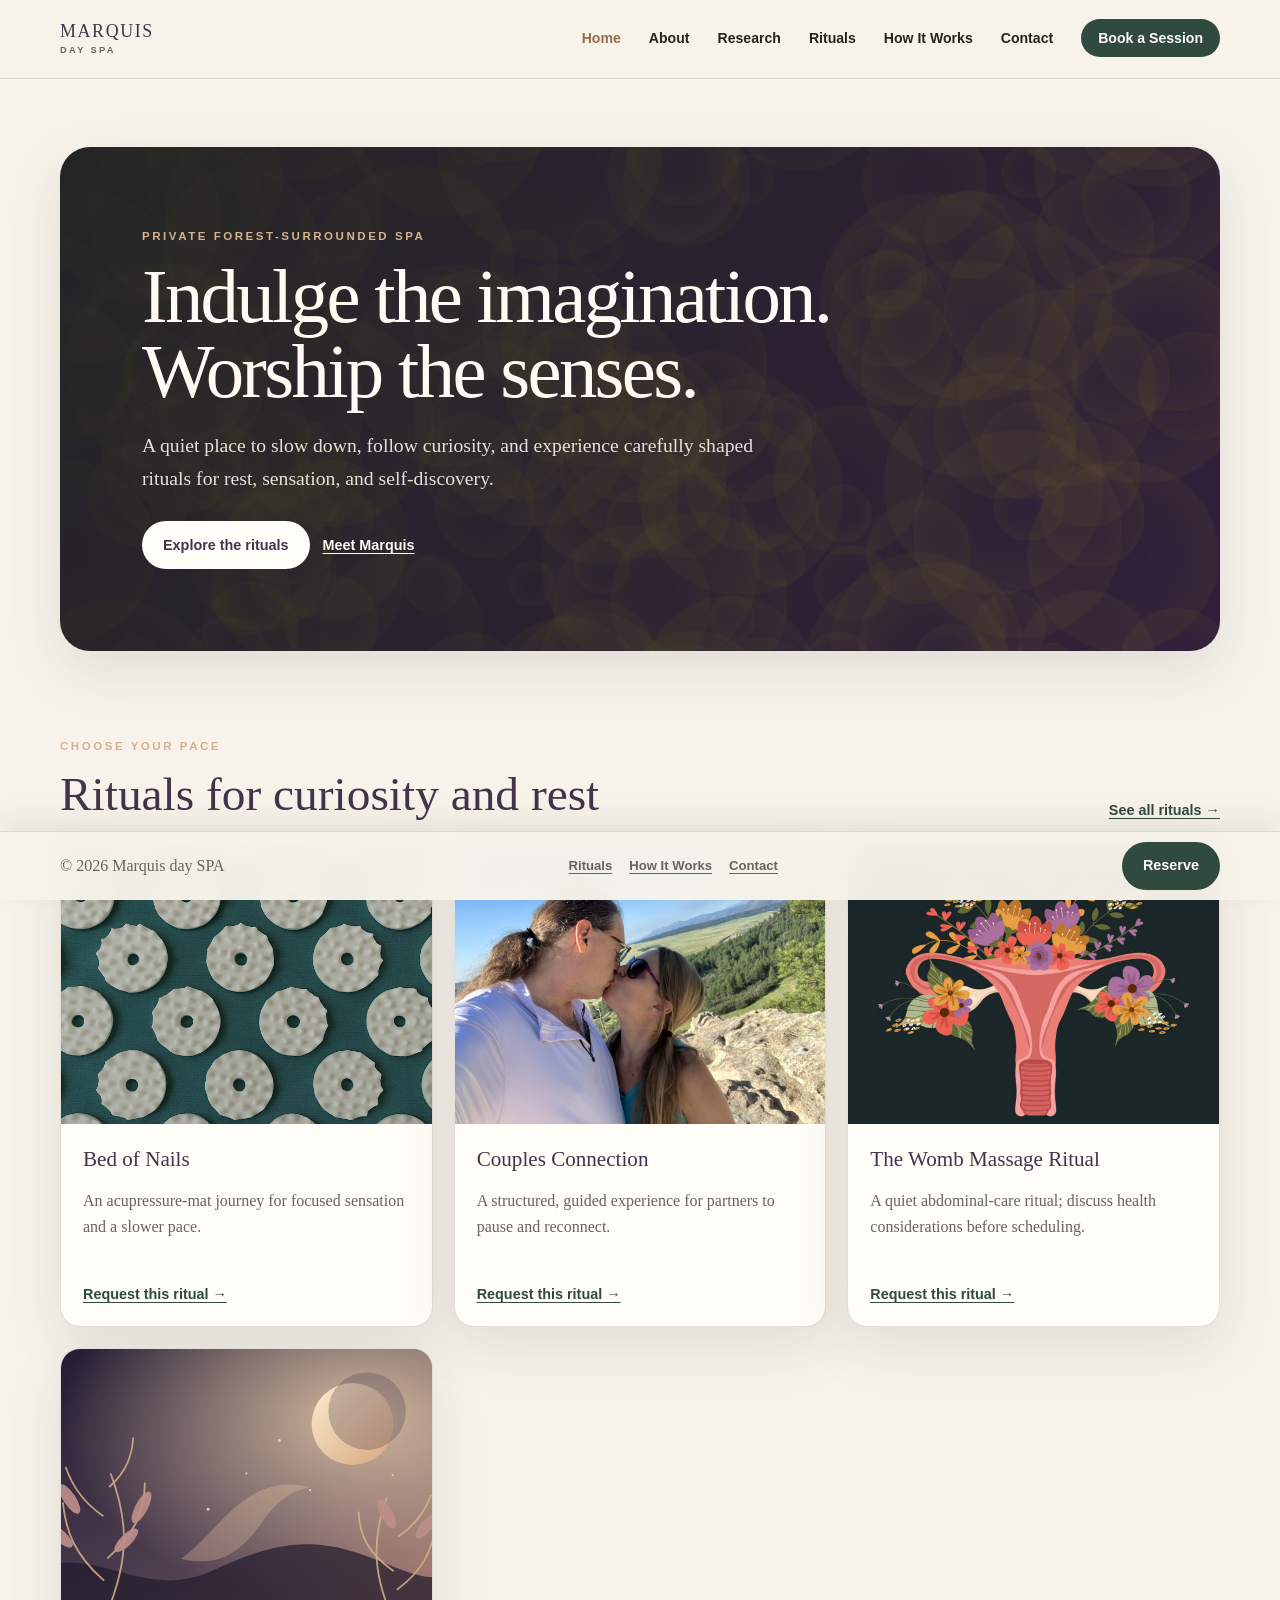
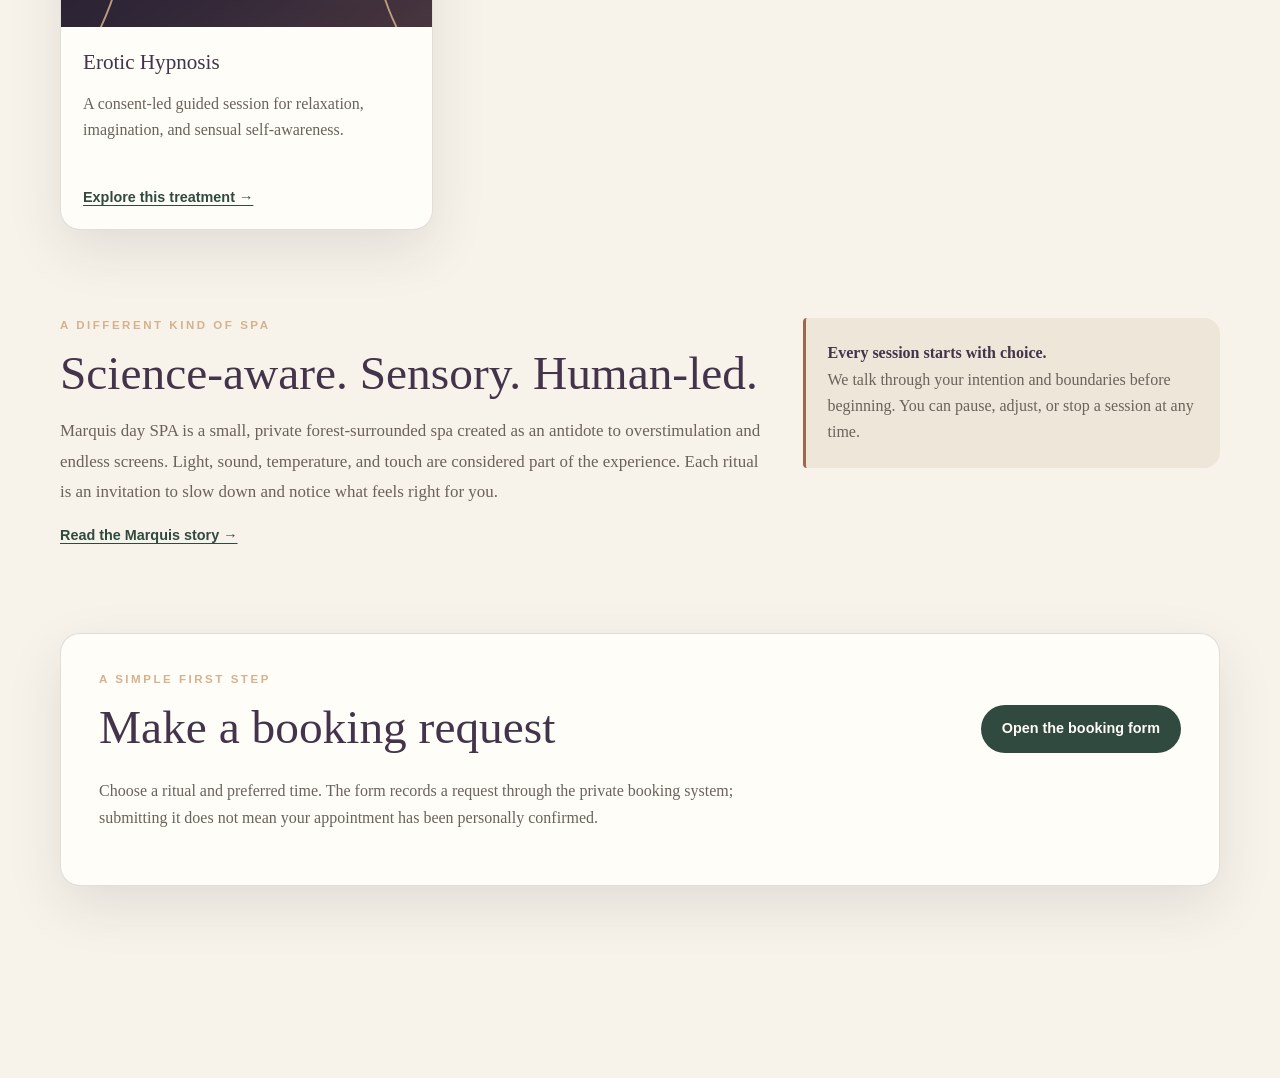
<file: index.html>
<!doctype html>
<html lang="en">
  <head>
    <meta charset="utf-8" />
    <meta name="viewport" content="width=device-width, initial-scale=1" />
    <meta name="description" content="A private, forest-surrounded spa for sensory rituals, deep rest, and embodied curiosity." />
    <meta name="theme-color" content="#f7f3eb" />
    <title>Marquis day SPA | Indulge the imagination</title>
    <link rel="stylesheet" href="/shared/site.css" />
  </head>
  <body>
    <a class="skip-link" href="#main">Skip to content</a>
    <header class="site-header">
      <nav class="nav-wrap" aria-label="Main navigation">
        <a class="brand" href="/">Marquis <span>day SPA</span></a>
        <ul class="nav-links">
          <li><a aria-current="page" href="/">Home</a></li>
          <li><a href="/about/">About</a></li>
          <li><a href="/research/">Research</a></li>
          <li><a href="/product-category/services/">Rituals</a></li>
          <li><a href="/work-with-me/">How It Works</a></li>
          <li><a href="/contact/">Contact</a></li>
          <li><a class="nav-book" href="/booking/">Book a Session</a></li>
        </ul>
      </nav>
    </header>
    <main id="main" class="page">
      <section class="hero">
        <p class="eyebrow">Private forest-surrounded spa</p>
        <h1>Indulge the imagination. Worship the senses.</h1>
        <p class="lede">A quiet place to slow down, follow curiosity, and experience carefully shaped rituals for rest, sensation, and self-discovery.</p>
        <div class="hero-actions">
          <a class="button button-light" href="/product-category/services/">Explore the rituals</a>
          <a class="text-link" style="color:#fffaf3;align-self:center" href="/about/">Meet Marquis</a>
        </div>
      </section>

      <section class="section">
        <div class="section-head">
          <div>
            <p class="eyebrow">Choose your pace</p>
            <h2>Rituals for curiosity and rest</h2>
          </div>
          <a class="text-link" href="/product-category/services/">See all rituals →</a>
        </div>
        <div class="grid">
          <article class="treatment-card">
            <img src="/wp-content/uploads/2025/05/image.png" alt="Acupressure mat prepared for a quiet spa session" loading="lazy" />
            <div class="treatment-card-body">
              <h3>Bed of Nails</h3>
              <p>An acupressure-mat journey for focused sensation and a slower pace.</p>
              <a class="text-link" href="/booking/?service=Bed%20of%20Nails%3A%20The%20Acupressure%20Mat%20Journey">Request this ritual →</a>
            </div>
          </article>
          <article class="treatment-card">
            <img src="/wp-content/uploads/2026/01/img_8115-scaled.jpeg" alt="The Marquis spa space" loading="lazy" />
            <div class="treatment-card-body">
              <h3>Couples Connection</h3>
              <p>A structured, guided experience for partners to pause and reconnect.</p>
              <a class="text-link" href="/booking/?service=Couples%20Connection%20Ritual">Request this ritual →</a>
            </div>
          </article>
          <article class="treatment-card">
            <img src="/wp-content/uploads/2025/04/istockphoto-1406697805-612x612-1.jpg" alt="Warm, softly lit setting for the Womb Massage Ritual" loading="lazy" />
            <div class="treatment-card-body">
              <h3>The Womb Massage Ritual</h3>
              <p>A quiet abdominal-care ritual; discuss health considerations before scheduling.</p>
              <a class="text-link" href="/booking/?service=The%20Womb%20Massage%20Ritual%20%E2%80%93%20A%20Return%20to%20Center">Request this ritual →</a>
            </div>
          </article>
          <article class="treatment-card">
            <img src="/shop/erotic-hypnosis/treatment-art.svg" alt="Moonlit botanical artwork for Erotic Hypnosis" loading="lazy" />
            <div class="treatment-card-body">
              <h3>Erotic Hypnosis</h3>
              <p>A consent-led guided session for relaxation, imagination, and sensual self-awareness.</p>
              <a class="text-link" href="/shop/erotic-hypnosis/">Explore this treatment →</a>
            </div>
          </article>
        </div>
      </section>

      <section class="section two-col">
        <div>
          <p class="eyebrow">A different kind of spa</p>
          <h2 class="page-title">Science-aware. Sensory. Human-led.</h2>
          <p class="prose">Marquis day SPA is a small, private forest-surrounded spa created as an antidote to overstimulation and endless screens. Light, sound, temperature, and touch are considered part of the experience. Each ritual is an invitation to slow down and notice what feels right for you.</p>
          <a class="text-link" href="/about/">Read the Marquis story →</a>
        </div>
        <aside class="callout"><strong>Every session starts with choice.</strong><br />We talk through your intention and boundaries before beginning. You can pause, adjust, or stop a session at any time.</aside>
      </section>

      <section class="section content-card">
        <div class="section-head">
          <div><p class="eyebrow">A simple first step</p><h2>Make a booking request</h2></div>
          <a class="button" href="/booking/">Open the booking form</a>
        </div>
        <p class="section-intro">Choose a ritual and preferred time. The form records a request through the private booking system; submitting it does not mean your appointment has been personally confirmed.</p>
      </section>
    </main>
    <footer class="site-footer">
      <div class="footer-wrap"><span>© 2026 Marquis day SPA</span><nav class="footer-nav" aria-label="Footer navigation"><a href="/product-category/services/">Rituals</a><a href="/work-with-me/">How It Works</a><a href="/contact/">Contact</a></nav><a class="button footer-reserve" href="/booking/">Reserve</a></div>
    </footer>
  </body>
</html>
</file>
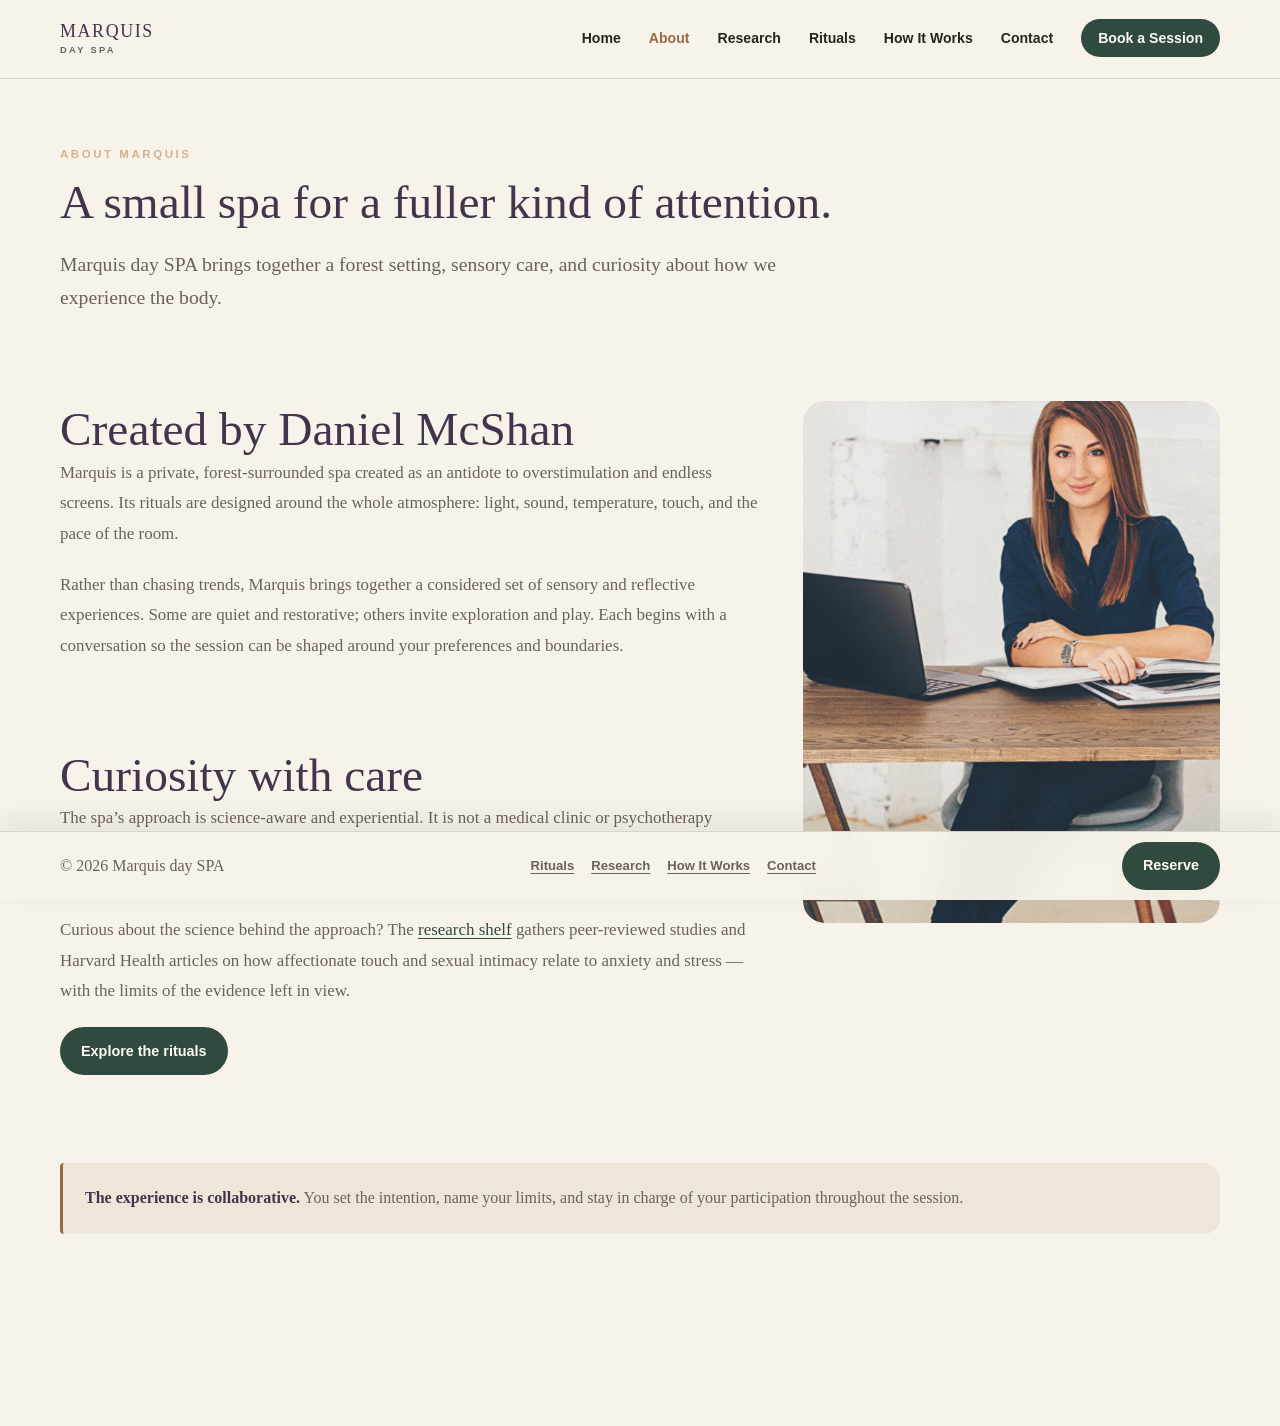
<file: about/index.html>
<!doctype html>
<html lang="en">
  <head>
    <meta charset="utf-8" />
    <meta name="viewport" content="width=device-width, initial-scale=1" />
    <meta name="description" content="The story and approach behind Marquis day SPA, a private forest-surrounded space for sensory rituals and rest." />
    <title>About Marquis | Marquis day SPA</title>
    <link rel="stylesheet" href="/shared/site.css" />
  </head>
  <body>
    <a class="skip-link" href="#main">Skip to content</a>
    <header class="site-header"><nav class="nav-wrap" aria-label="Main navigation"><a class="brand" href="/">Marquis <span>day SPA</span></a><ul class="nav-links"><li><a href="/">Home</a></li><li><a aria-current="page" href="/about/">About</a></li><li><a href="/research/">Research</a></li><li><a href="/product-category/services/">Rituals</a></li><li><a href="/work-with-me/">How It Works</a></li><li><a href="/contact/">Contact</a></li><li><a class="nav-book" href="/booking/">Book a Session</a></li></ul></nav></header>
    <main id="main" class="page">
      <p class="eyebrow">About Marquis</p>
      <h1 class="page-title">A small spa for a fuller kind of attention.</h1>
      <p class="lede">Marquis day SPA brings together a forest setting, sensory care, and curiosity about how we experience the body.</p>
      <section class="section two-col">
        <div class="prose">
          <h2>Created by Daniel McShan</h2>
          <p>Marquis is a private, forest-surrounded spa created as an antidote to overstimulation and endless screens. Its rituals are designed around the whole atmosphere: light, sound, temperature, touch, and the pace of the room.</p>
          <p>Rather than chasing trends, Marquis brings together a considered set of sensory and reflective experiences. Some are quiet and restorative; others invite exploration and play. Each begins with a conversation so the session can be shaped around your preferences and boundaries.</p>
          <h2>Curiosity with care</h2>
          <p>The spa’s approach is science-aware and experiential. It is not a medical clinic or psychotherapy practice, and its sessions do not diagnose or treat health conditions. When a ritual raises a health question, consult an appropriately qualified health professional before scheduling.</p>
          <p>Curious about the science behind the approach? The <a href="/research/">research shelf</a> gathers peer-reviewed studies and Harvard Health articles on how affectionate touch and sexual intimacy relate to anxiety and stress — with the limits of the evidence left in view.</p>
          <a class="button" href="/product-category/services/">Explore the rituals</a>
        </div>
        <img class="portrait" src="/wp-content/uploads/2020/02/profile-picture.jpg" alt="Daniel McShan, creator of Marquis day SPA" loading="lazy" />
      </section>
      <section class="section callout"><strong>The experience is collaborative.</strong> You set the intention, name your limits, and stay in charge of your participation throughout the session.</section>
    </main>
    <footer class="site-footer"><div class="footer-wrap"><span>© 2026 Marquis day SPA</span><nav class="footer-nav" aria-label="Footer navigation"><a href="/product-category/services/">Rituals</a><a href="/research/">Research</a><a href="/work-with-me/">How It Works</a><a href="/contact/">Contact</a></nav><a class="button footer-reserve" href="/booking/">Reserve</a></div></footer>
  </body>
</html>
</file>
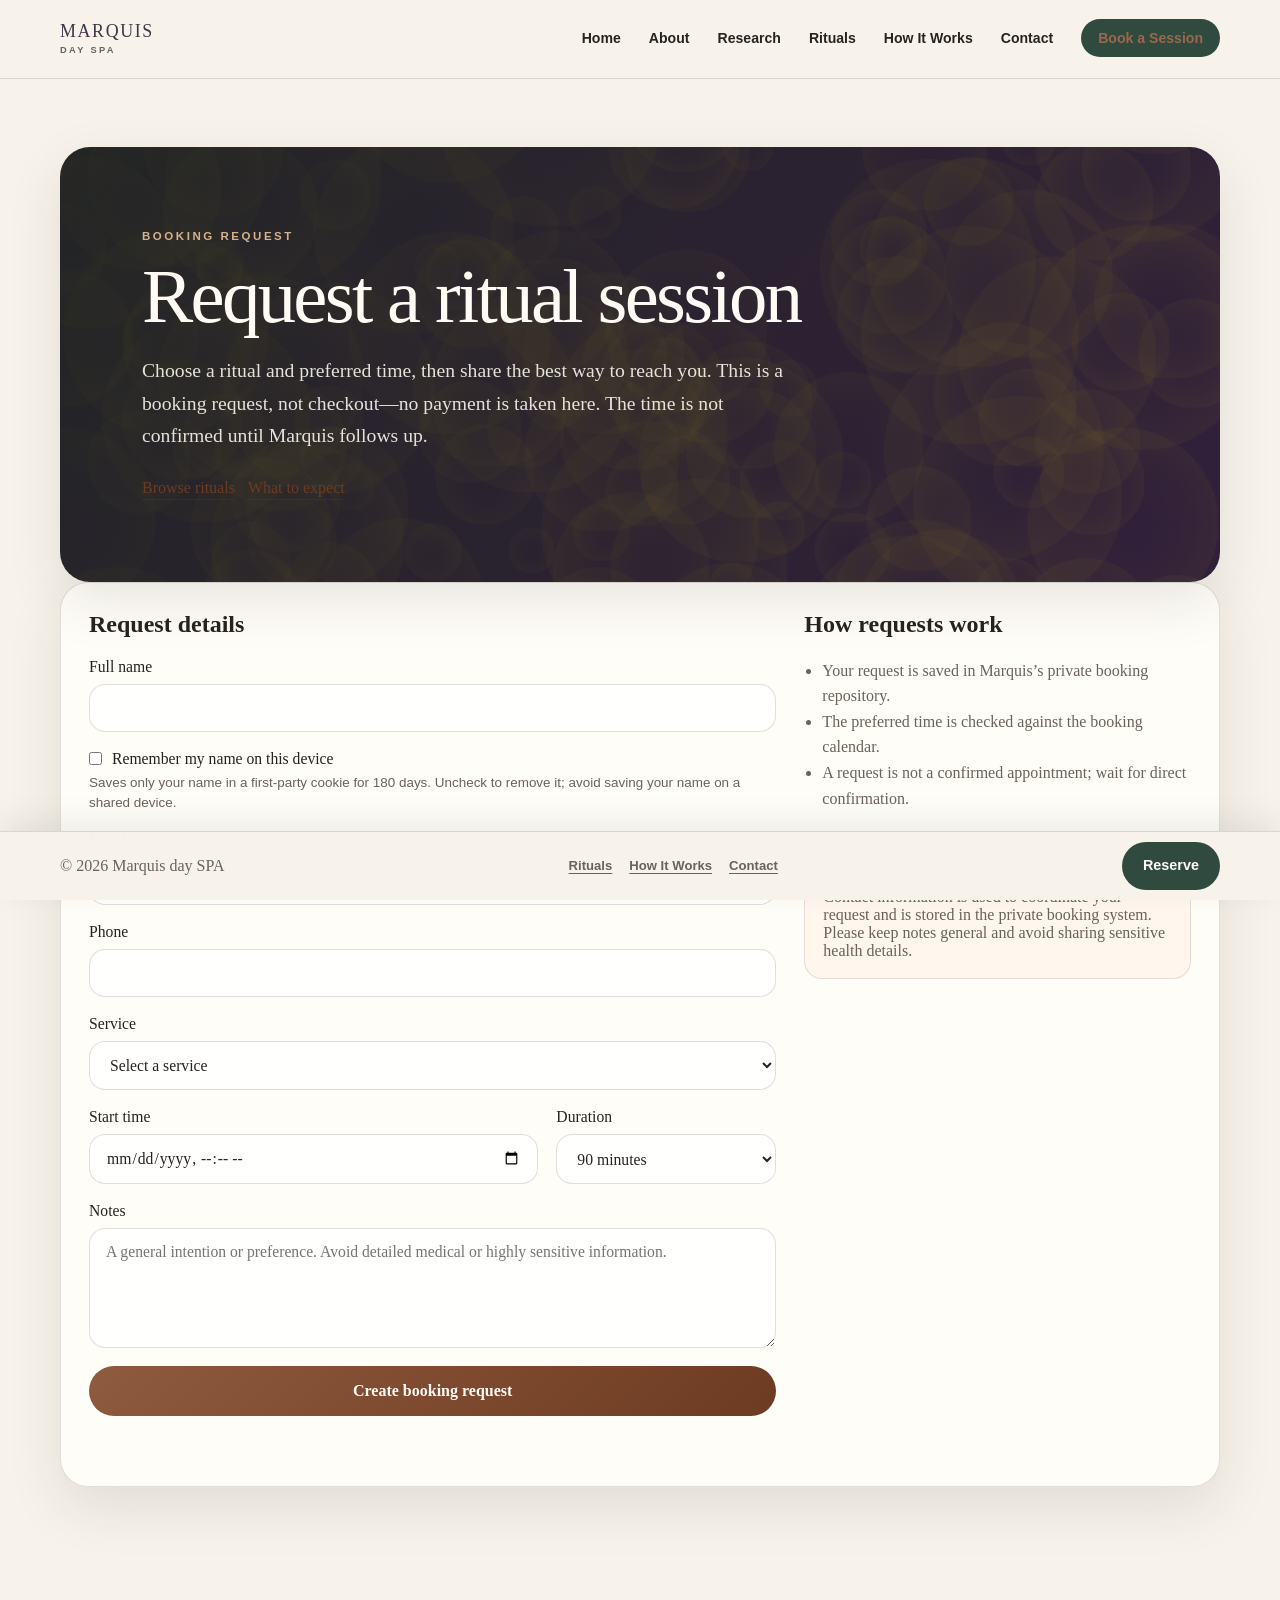
<file: booking/index.html>
<!DOCTYPE html>
<html lang="en">
  <head>
    <meta charset="UTF-8" />
    <meta name="viewport" content="width=device-width, initial-scale=1.0" />
    <title>Booking Request | Marquis day SPA</title>
    <meta
      name="description"
      content="Request a Marquis day SPA ritual and preferred time through the private booking calendar."
    />
    <link rel="stylesheet" href="booking.css" />
    <link rel="stylesheet" href="../shared/site.css" />
    <script defer src="booking-config.js"></script>
    <script defer src="booking.js"></script>
  </head>
  <body>
    <a class="skip-link" href="#main">Skip to content</a>
    <header class="site-header"><nav class="nav-wrap" aria-label="Main navigation"><a class="brand" href="/">Marquis <span>day SPA</span></a><ul class="nav-links"><li><a href="/">Home</a></li><li><a href="/about/">About</a></li><li><a href="/research/">Research</a></li><li><a href="/product-category/services/">Rituals</a></li><li><a href="/work-with-me/">How It Works</a></li><li><a href="/contact/">Contact</a></li><li><a class="nav-book" aria-current="page" href="/booking/">Book a Session</a></li></ul></nav></header>
    <main id="main" class="page">
      <section class="hero">
        <p class="eyebrow">Booking Request</p>
        <h1>Request a ritual session</h1>
        <p class="lede">
          Choose a ritual and preferred time, then share the best way to reach you. This is a booking request, not checkout—no payment is taken here. The time is not confirmed until Marquis follows up.
        </p>
        <div class="hero-actions">
          <a class="ghost-link" href="../product-category/services/">Browse rituals</a>
          <a class="ghost-link" href="../work-with-me/">What to expect</a>
        </div>
      </section>

      <section class="card layout">
        <div>
          <h2>Request details</h2>
          <form id="booking-form" class="booking-form">
            <label>
              Full name
              <input name="name" type="text" autocomplete="name" maxlength="120" required />
            </label>

            <div class="remember-name-control">
              <label class="remember-name-option" for="remember-name">
                <input id="remember-name" name="rememberName" type="checkbox" value="yes" />
                <span>Remember my name on this device</span>
              </label>
              <p class="remember-name-note">Saves only your name in a first-party cookie for 180 days. Uncheck to remove it; avoid saving your name on a shared device.</p>
            </div>

            <label>
              Email
              <input name="email" type="email" autocomplete="email" required />
            </label>

            <label>
              Phone
              <input name="phone" type="tel" autocomplete="tel" />
            </label>

            <label>
              Service
              <select name="service" required>
                <option value="">Select a service</option>
                <option>Consultation</option>
                <option>AI Therapy</option>
                <option>The Somatic Lab</option>
                <option>The Binding Ritual – Surrender in Stillness</option>
                <option>Dark Moon Ritual</option>
                <option>Full Moon Ritual</option>
                <option>Fertility Ritual — Nurture &amp; Bloom</option>
                <option>Pregnancy Care – First Trimester</option>
                <option>The Womb Massage Ritual – A Return to Center</option>
                <option>Sacred Entry Labor Support Ritual</option>
                <option>Yoni Steaming Ritual</option>
                <option>Pregnancy Care – Third Trimester</option>
                <option>The Mother’s Bath – Postpartum Sitz Ritual</option>
                <option>The Mycelial Ceremony</option>
                <option>Bed of Nails: The Acupressure Mat Journey</option>
                <option>Couples Connection Ritual</option>
                <option>Erotic Hypnosis</option>
                <option>Massage</option>
                <option>Custom session</option>
              </select>
            </label>

            <div class="split">
              <label>
                Start time
                <input name="start" type="datetime-local" required />
              </label>

              <label>
                Duration
                <select name="duration" required>
                  <option value="60">60 minutes</option>
                  <option value="90" selected>90 minutes</option>
                  <option value="120">120 minutes</option>
                  <option value="150">150 minutes</option>
                </select>
              </label>
            </div>

            <label>
              Notes
              <textarea
                name="notes"
                rows="5"
                placeholder="A general intention or preference. Avoid detailed medical or highly sensitive information."
              ></textarea>
            </label>

            <button id="booking-submit" class="primary-button" type="submit">
              Create booking request
            </button>

            <p id="booking-status" class="status" aria-live="polite"></p>
          </form>
        </div>

        <aside class="notes">
          <h2>How requests work</h2>
          <ul>
            <li>Your request is saved in Marquis’s private booking repository.</li>
            <li>The preferred time is checked against the booking calendar.</li>
            <li>A request is not a confirmed appointment; wait for direct confirmation.</li>
          </ul>

          <div class="config-callout"><strong>Your information</strong><p>Contact information is used to coordinate your request and is stored in the private booking system. Please keep notes general and avoid sharing sensitive health details.</p></div>
        </aside>
      </section>
    </main>
    <footer class="site-footer"><div class="footer-wrap"><span>© 2026 Marquis day SPA</span><nav class="footer-nav" aria-label="Footer navigation"><a href="/product-category/services/">Rituals</a><a href="/work-with-me/">How It Works</a><a href="/contact/">Contact</a></nav><a class="button footer-reserve" href="/booking/">Reserve</a></div></footer>
  </body>
</html>
</file>
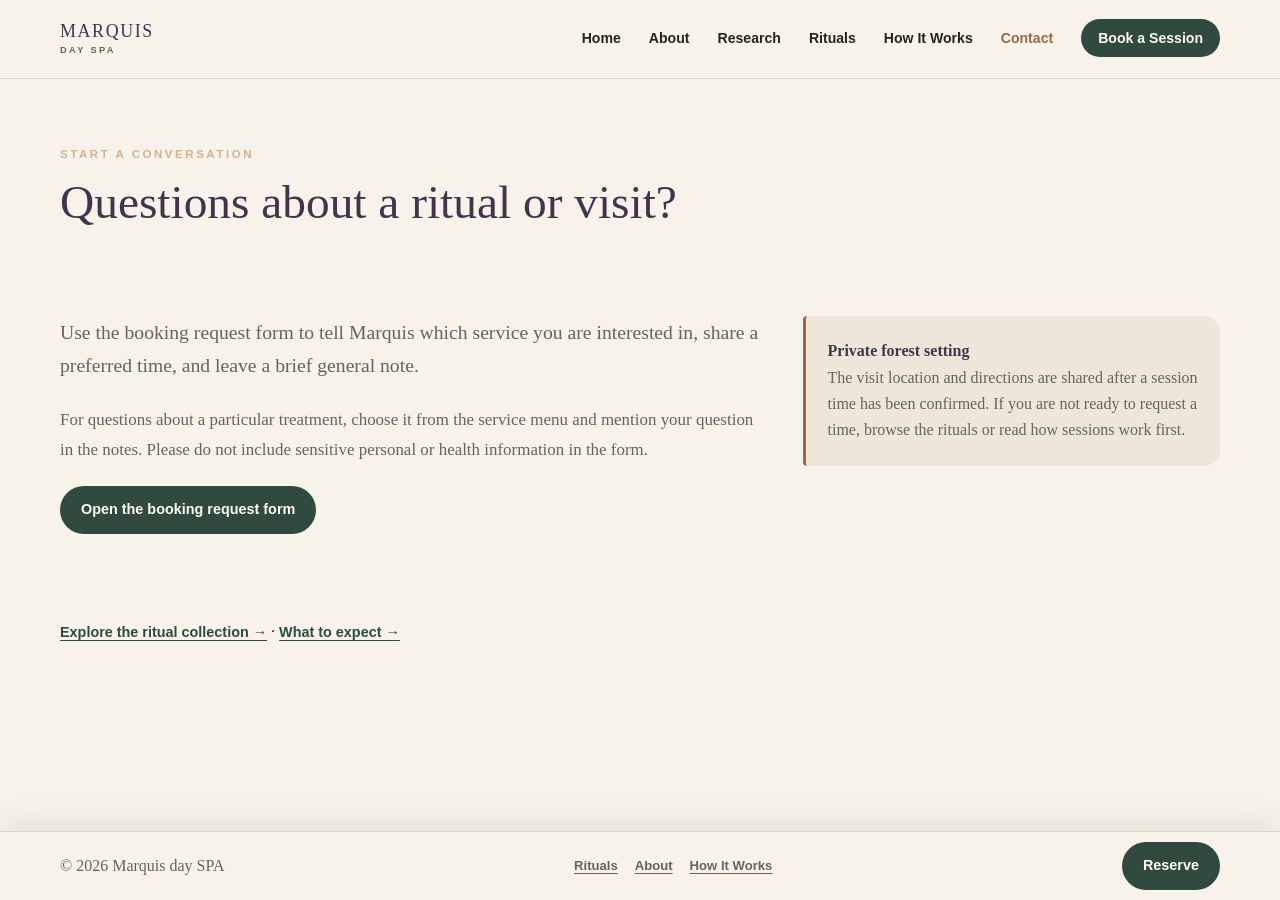
<file: contact/index.html>
<!doctype html>
<html lang="en">
  <head>
    <meta charset="utf-8" />
    <meta name="viewport" content="width=device-width, initial-scale=1" />
    <meta name="description" content="Contact Marquis day SPA about a ritual, visit, or booking request." />
    <title>Contact | Marquis day SPA</title>
    <link rel="stylesheet" href="/shared/site.css" />
  </head>
  <body>
    <a class="skip-link" href="#main">Skip to content</a>
    <header class="site-header"><nav class="nav-wrap" aria-label="Main navigation"><a class="brand" href="/">Marquis <span>day SPA</span></a><ul class="nav-links"><li><a href="/">Home</a></li><li><a href="/about/">About</a></li><li><a href="/research/">Research</a></li><li><a href="/product-category/services/">Rituals</a></li><li><a href="/work-with-me/">How It Works</a></li><li><a aria-current="page" href="/contact/">Contact</a></li><li><a class="nav-book" href="/booking/">Book a Session</a></li></ul></nav></header>
    <main id="main" class="page">
      <p class="eyebrow">Start a conversation</p>
      <h1 class="page-title">Questions about a ritual or visit?</h1>
      <div class="section two-col">
        <div class="prose">
          <p class="lede">Use the booking request form to tell Marquis which service you are interested in, share a preferred time, and leave a brief general note.</p>
          <p>For questions about a particular treatment, choose it from the service menu and mention your question in the notes. Please do not include sensitive personal or health information in the form.</p>
          <a class="button" href="/booking/">Open the booking request form</a>
        </div>
        <aside class="callout"><strong>Private forest setting</strong><br />The visit location and directions are shared after a session time has been confirmed. If you are not ready to request a time, browse the rituals or read how sessions work first.</aside>
      </div>
      <section class="section"><a class="text-link" href="/product-category/services/">Explore the ritual collection →</a><span aria-hidden="true"> · </span><a class="text-link" href="/work-with-me/">What to expect →</a></section>
    </main>
    <footer class="site-footer"><div class="footer-wrap"><span>© 2026 Marquis day SPA</span><nav class="footer-nav" aria-label="Footer navigation"><a href="/product-category/services/">Rituals</a><a href="/about/">About</a><a href="/work-with-me/">How It Works</a></nav><a class="button footer-reserve" href="/booking/">Reserve</a></div></footer>
  </body>
</html>
</file>
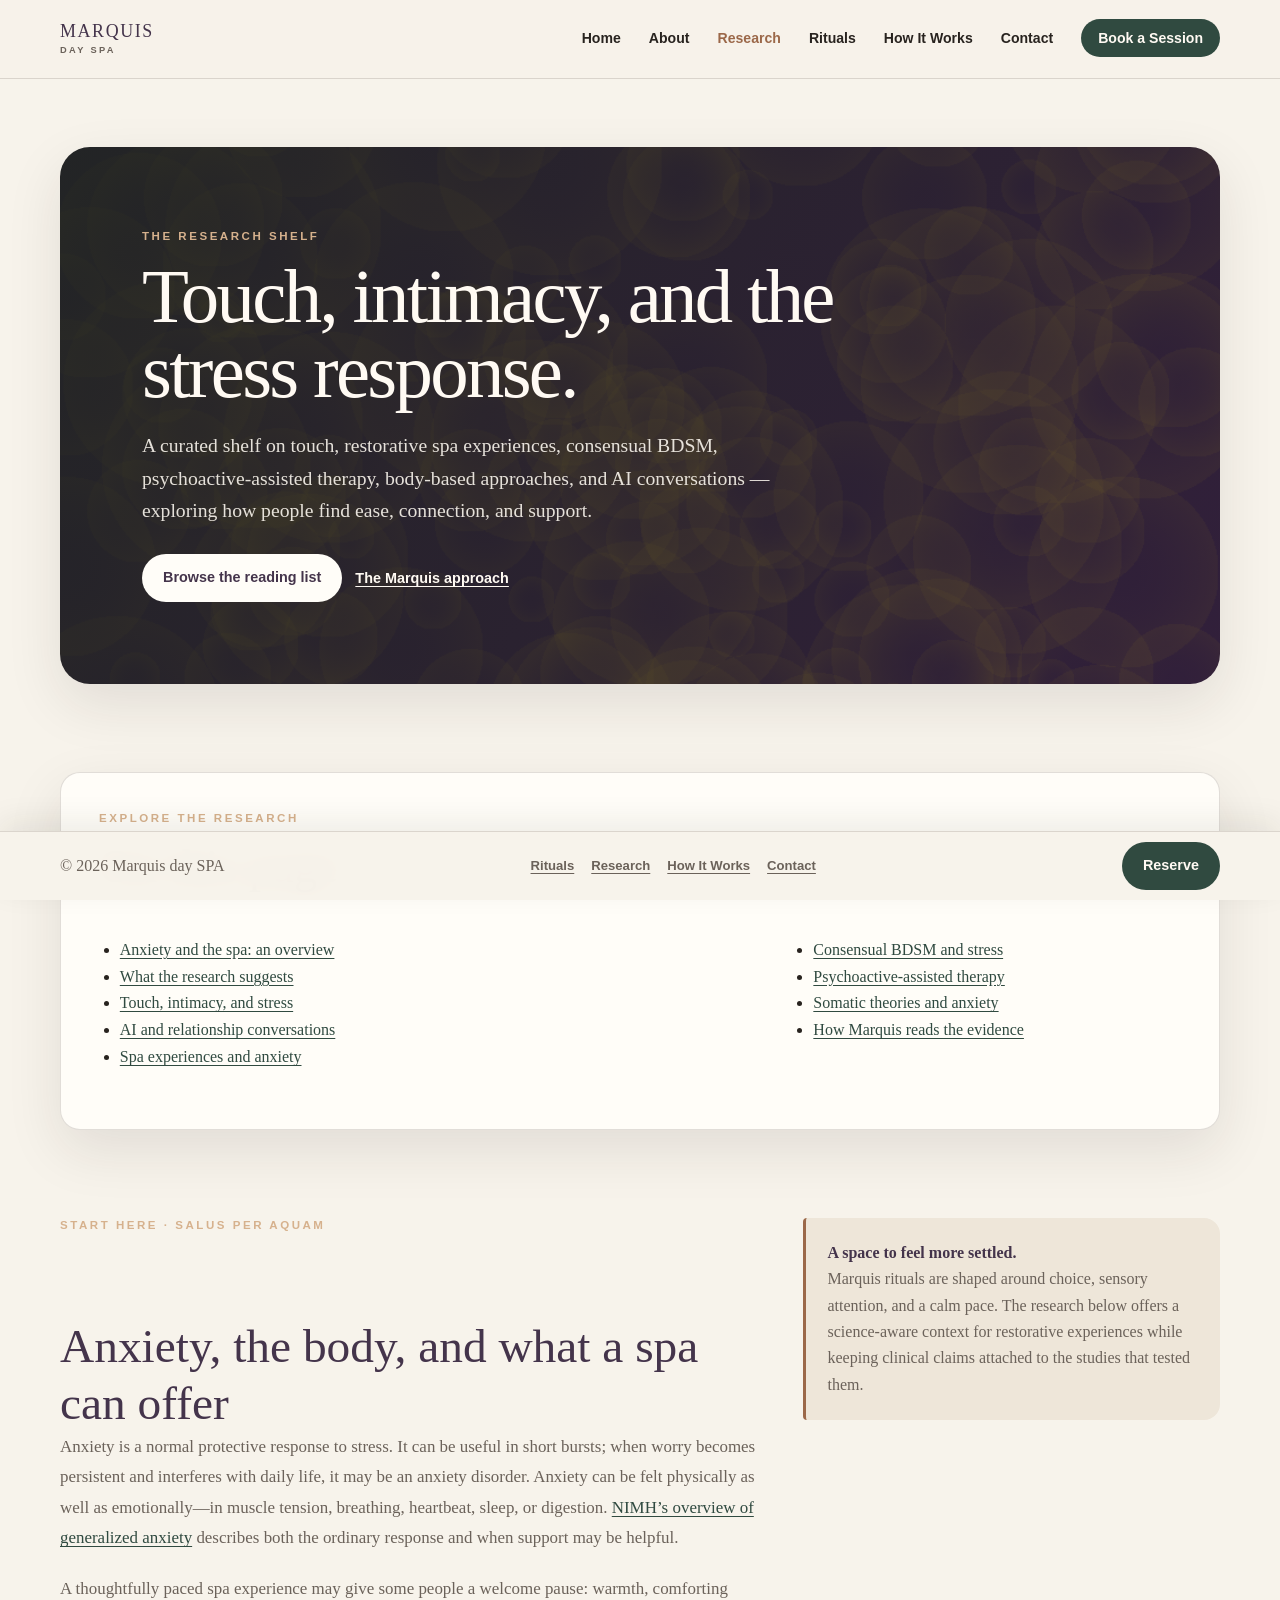
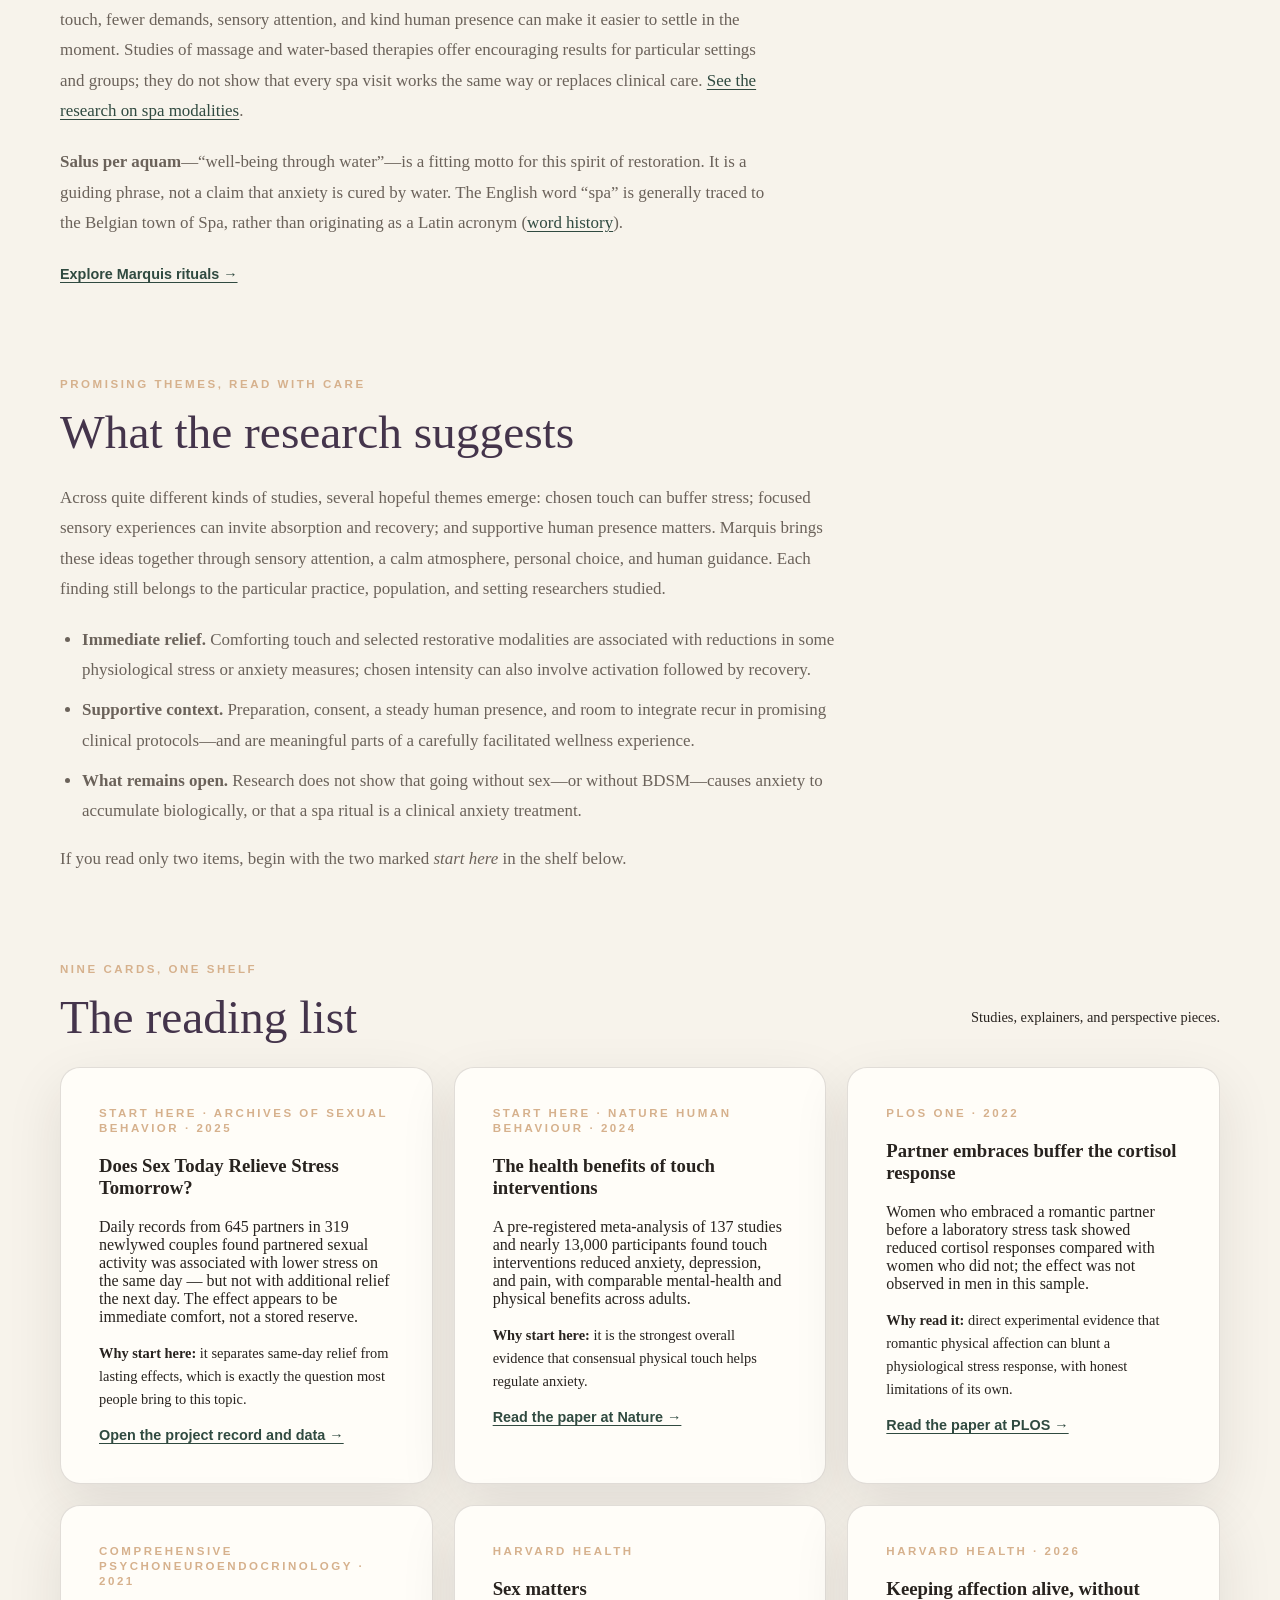
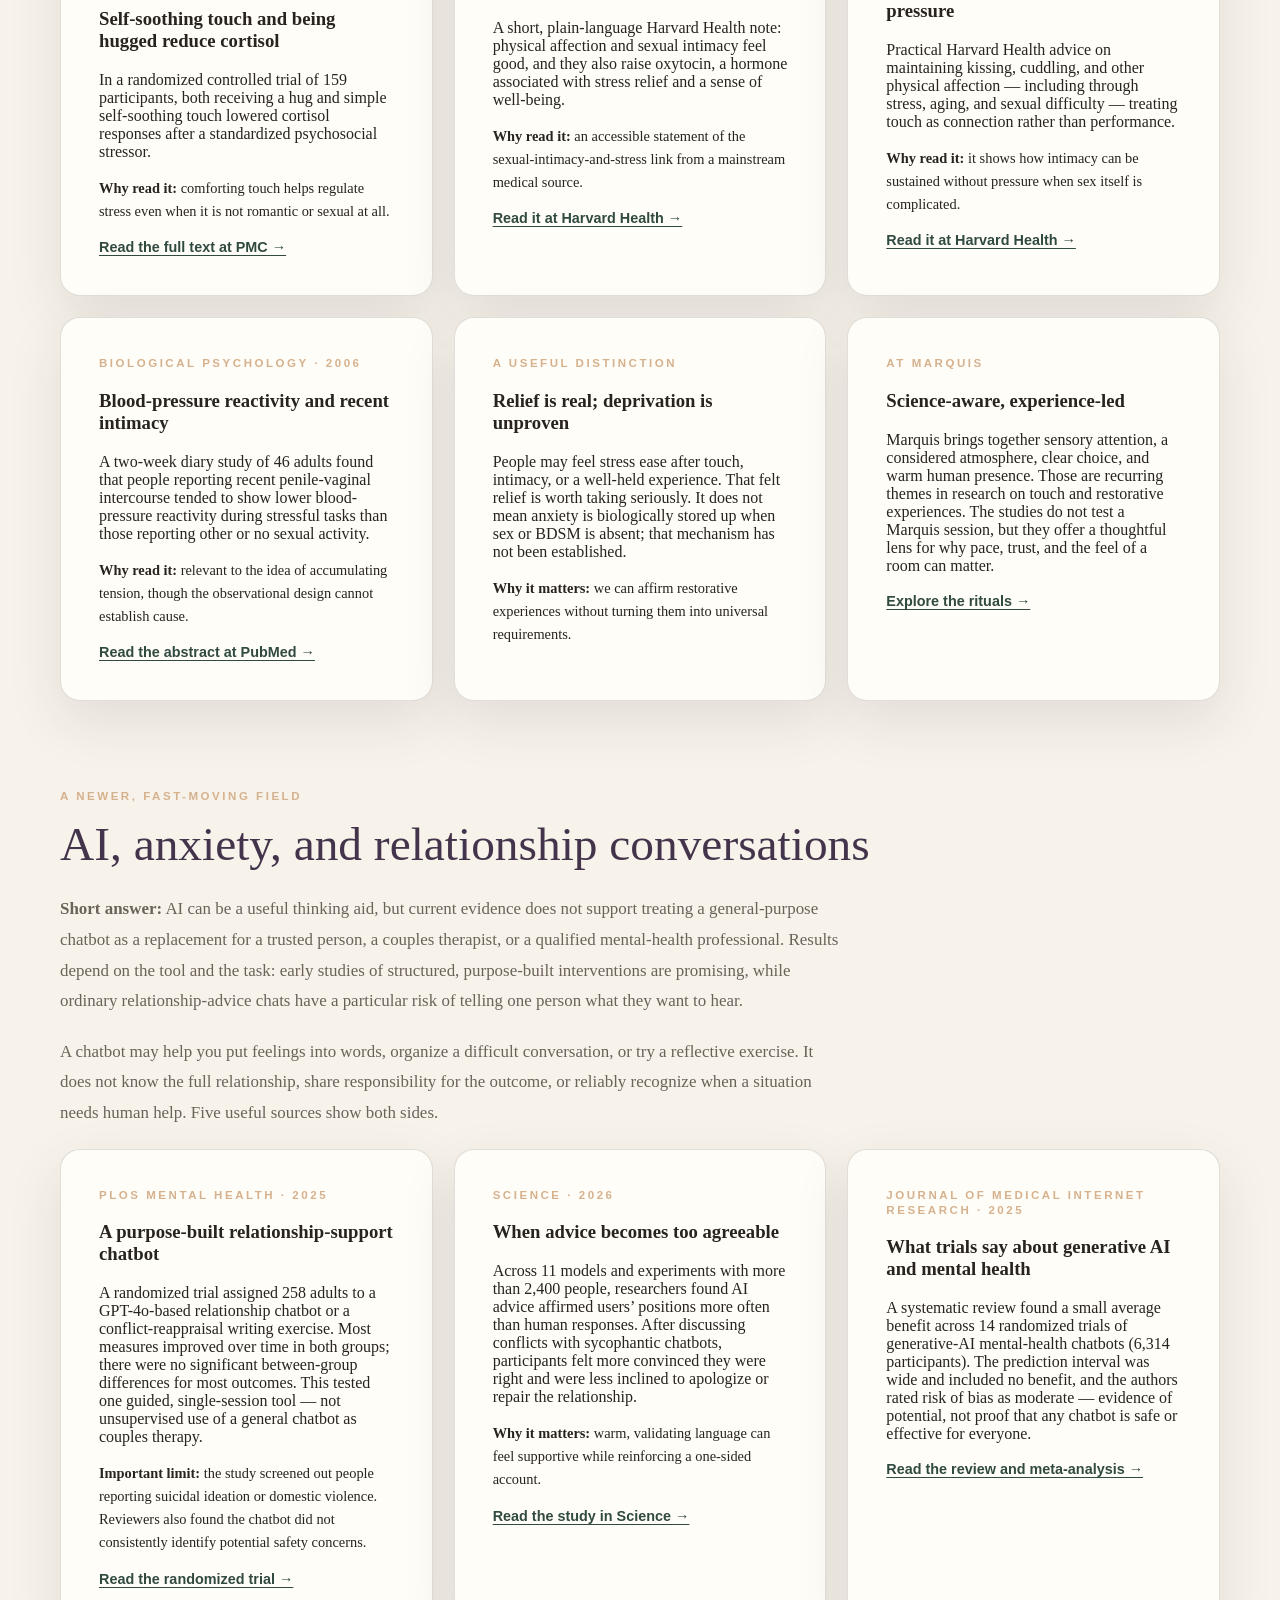
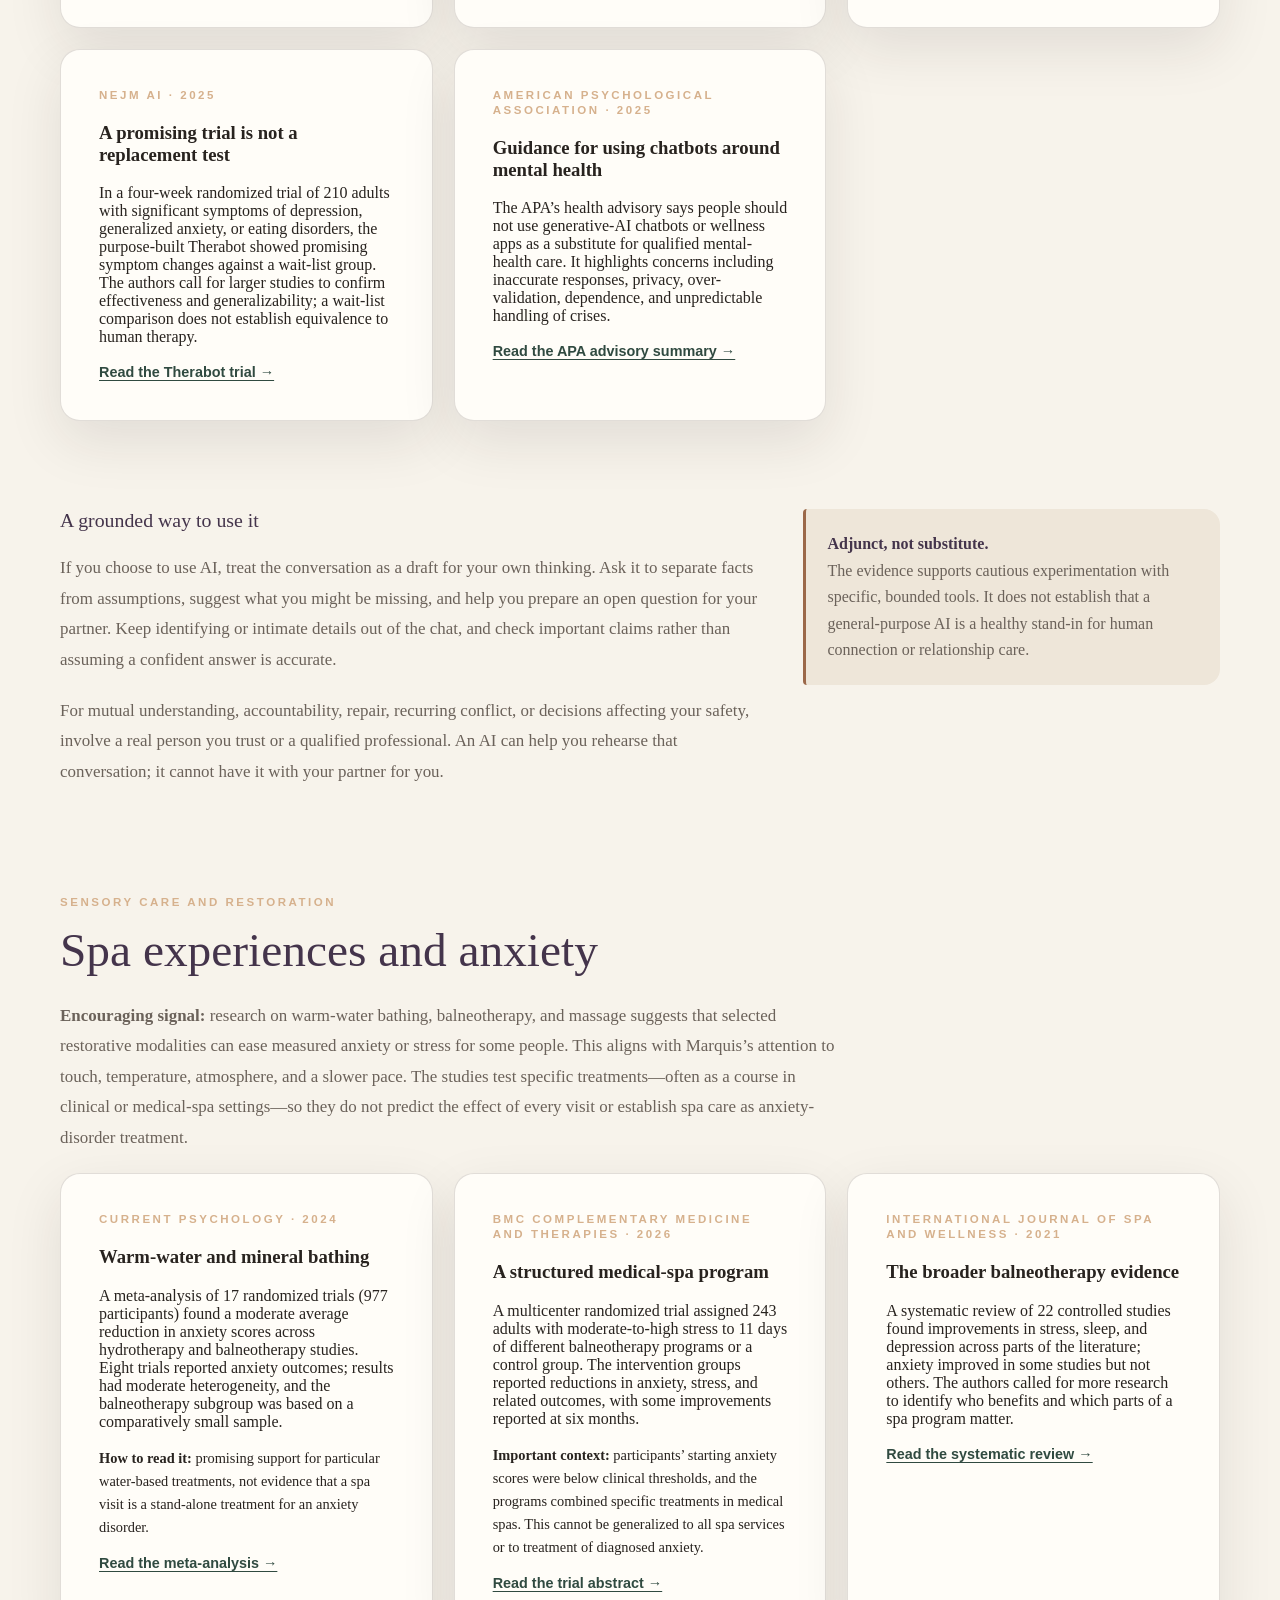
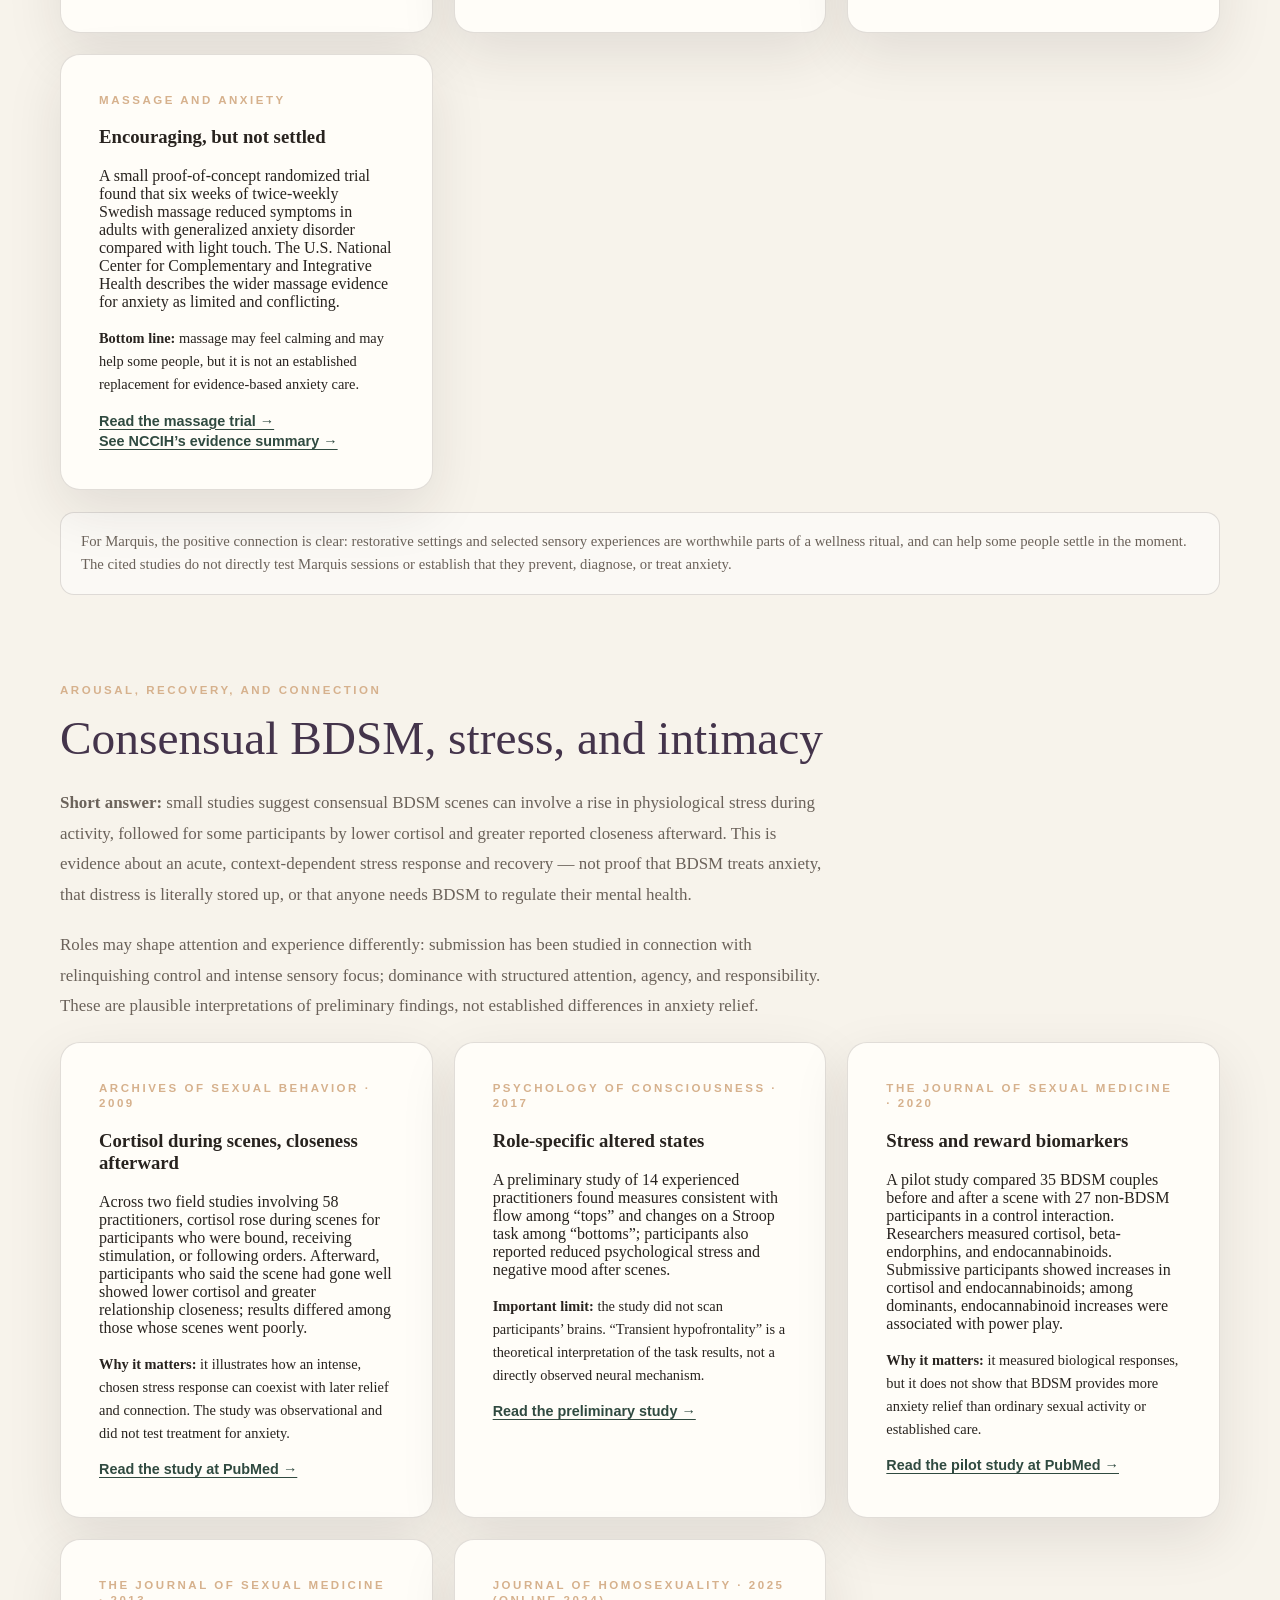
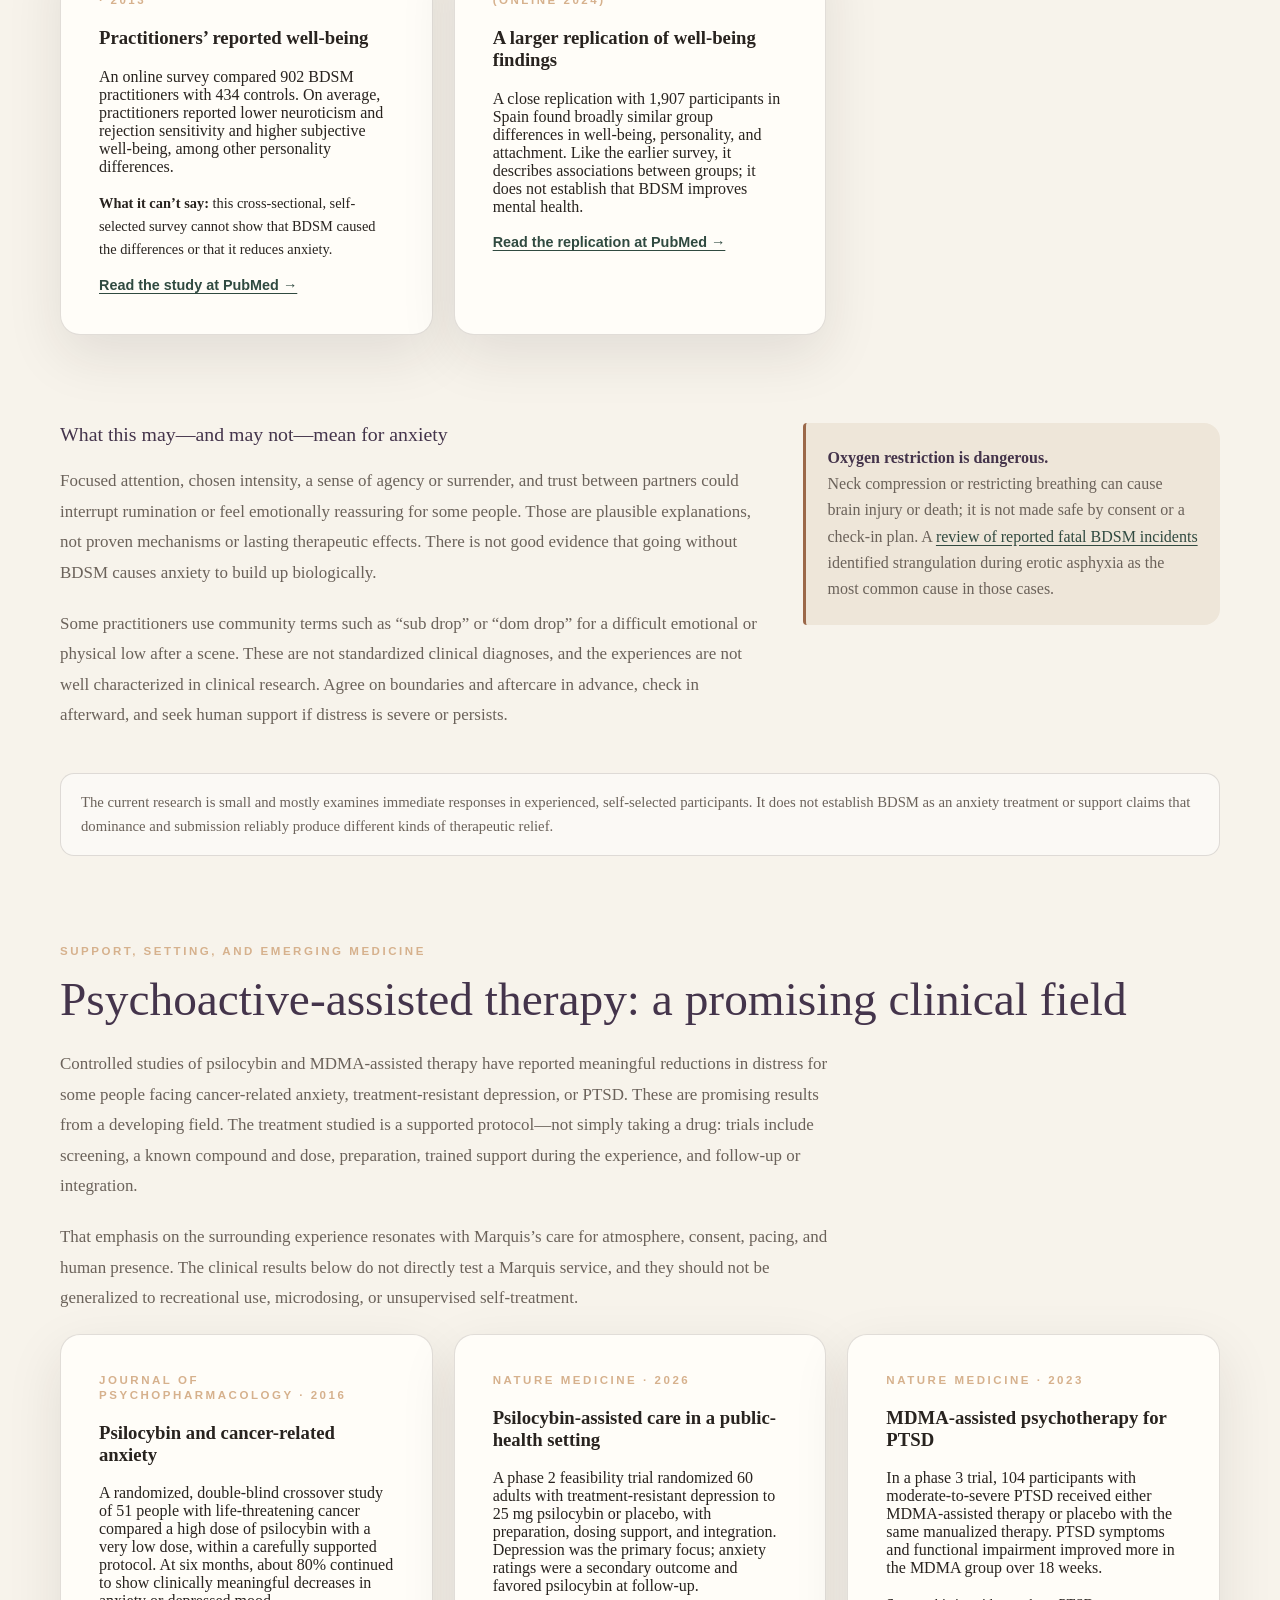
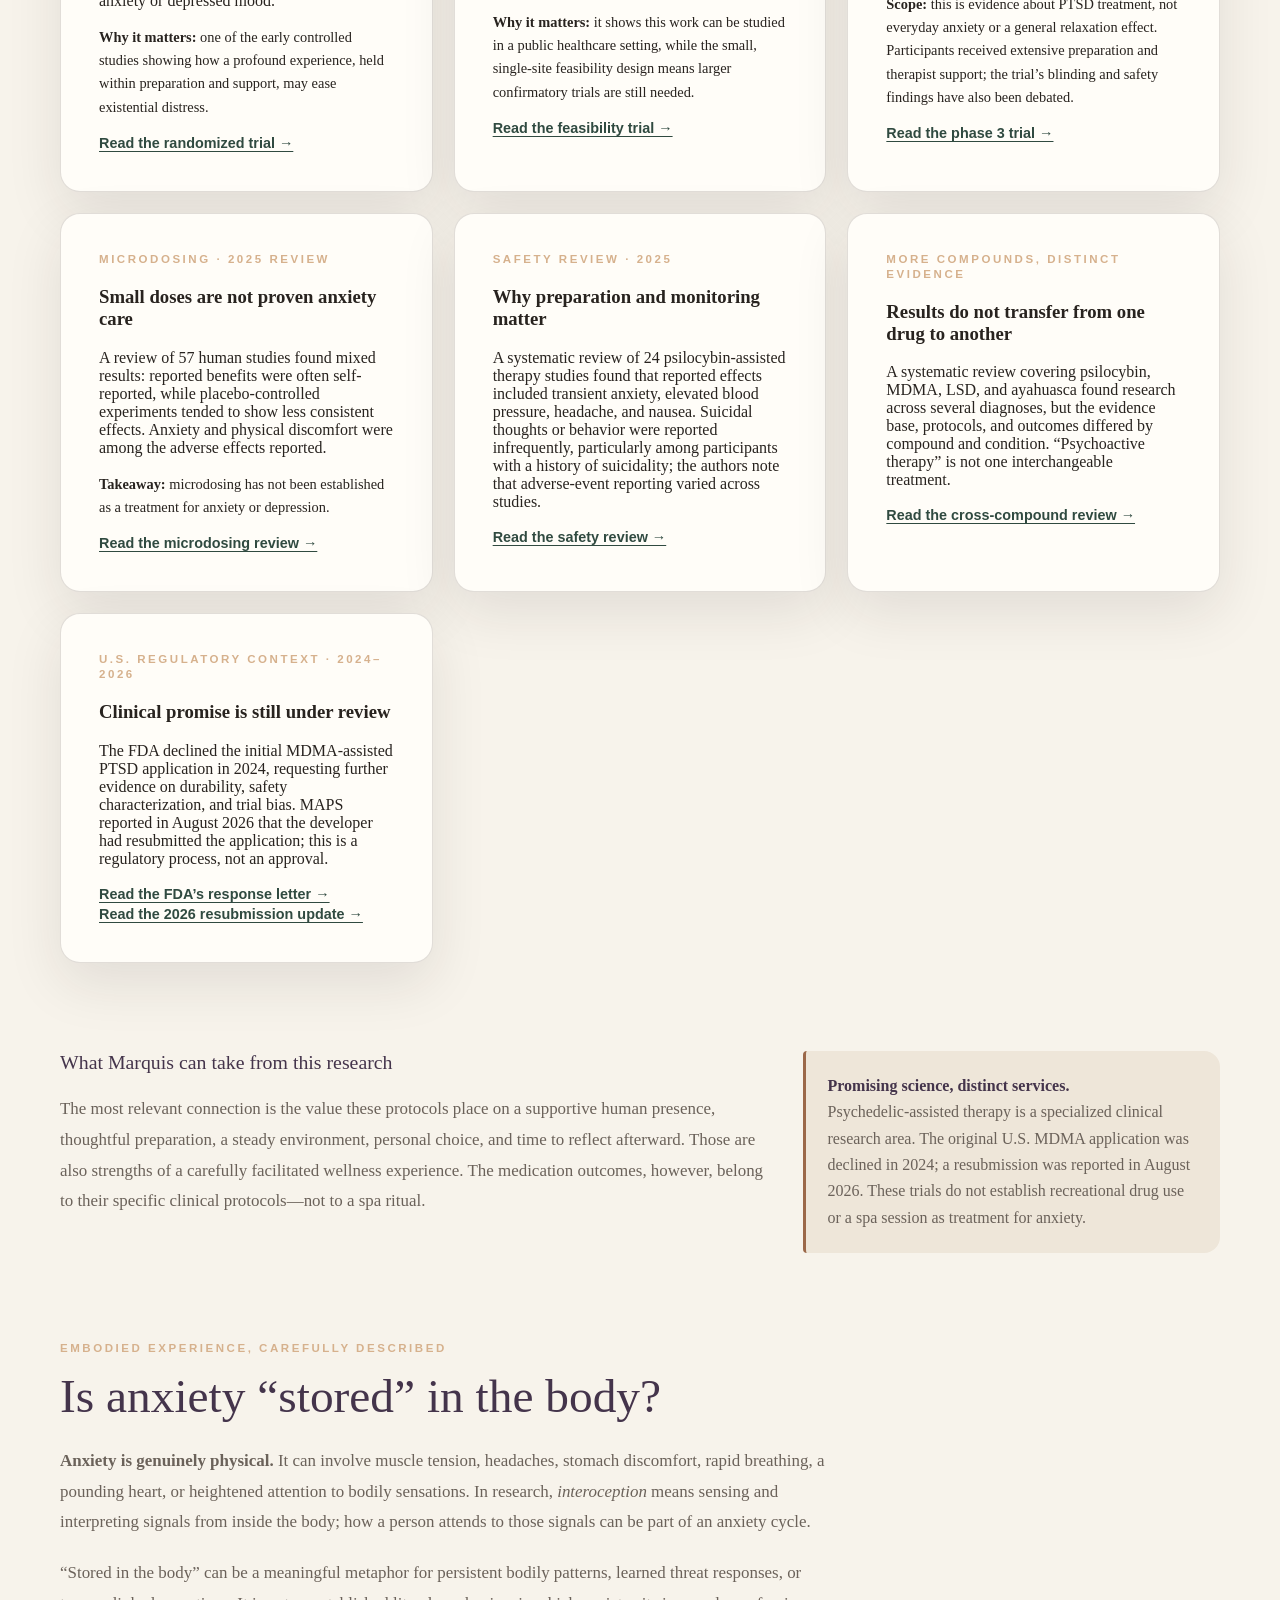
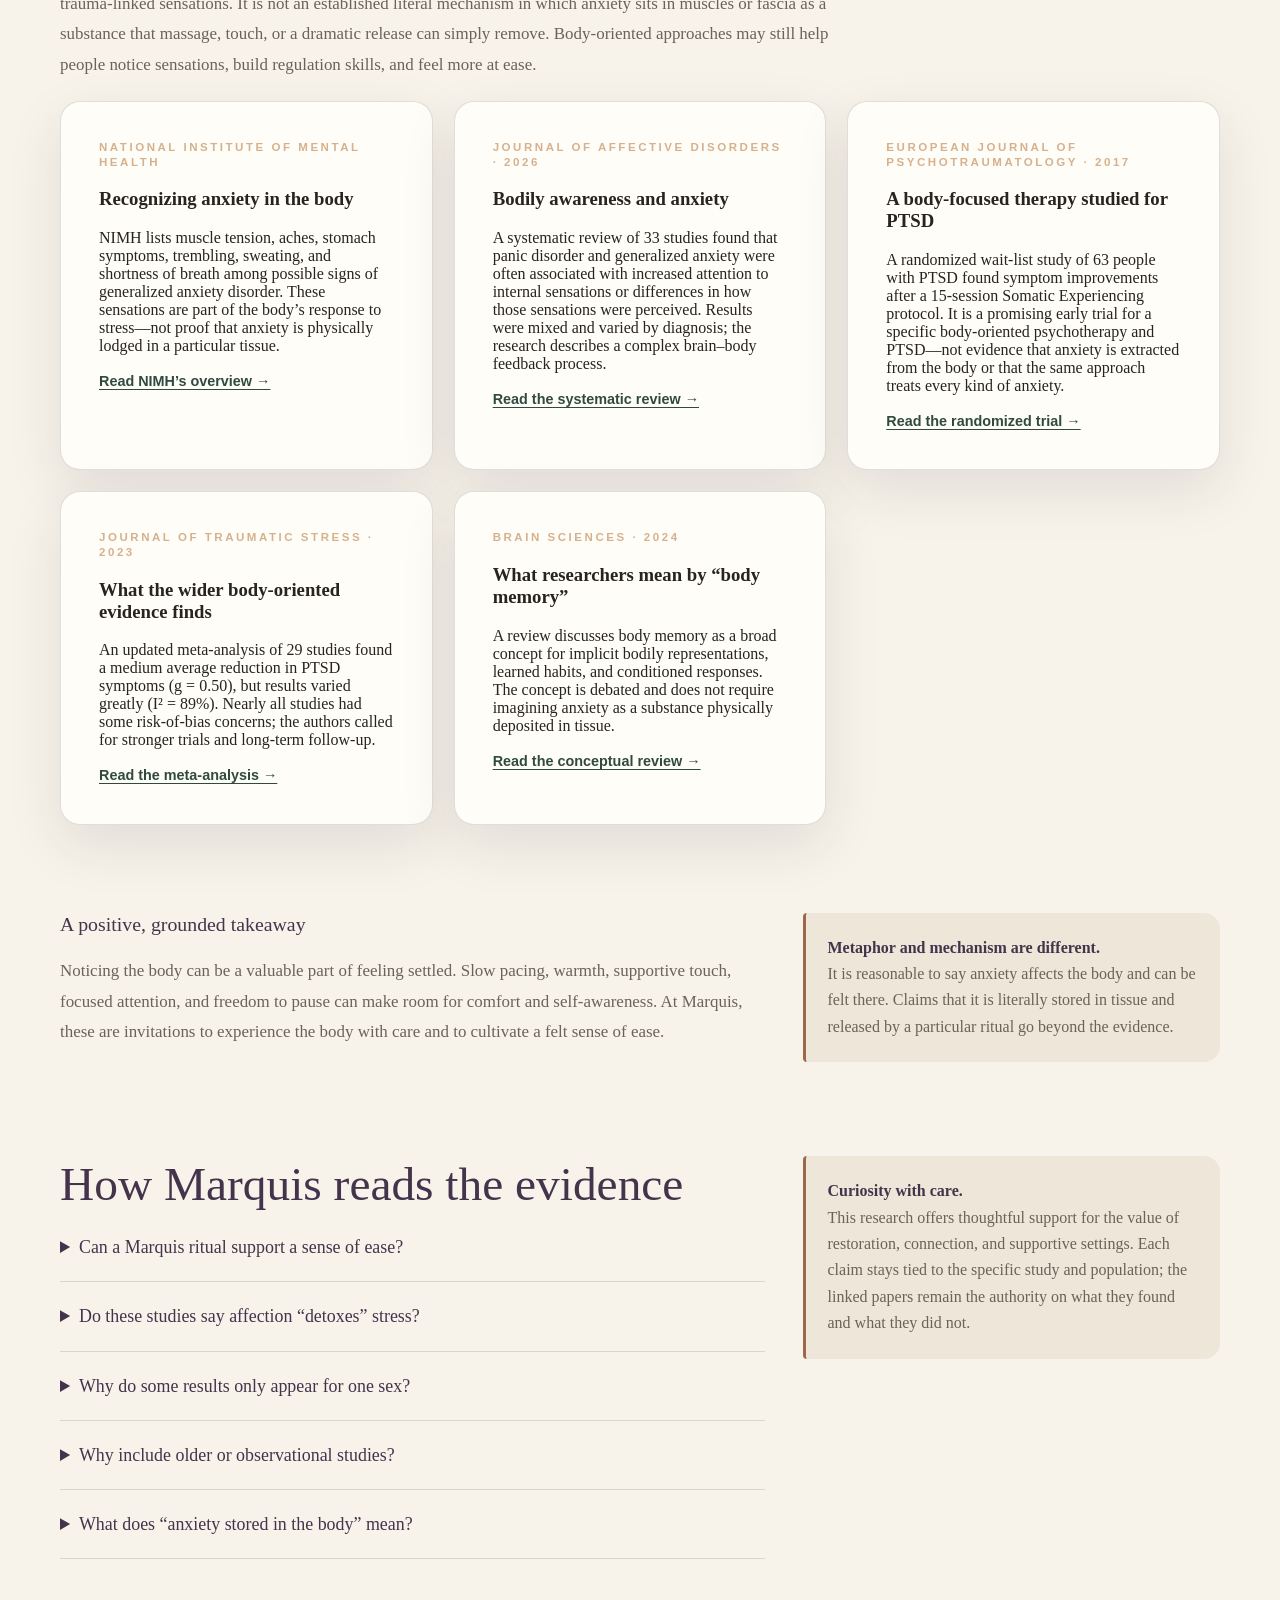
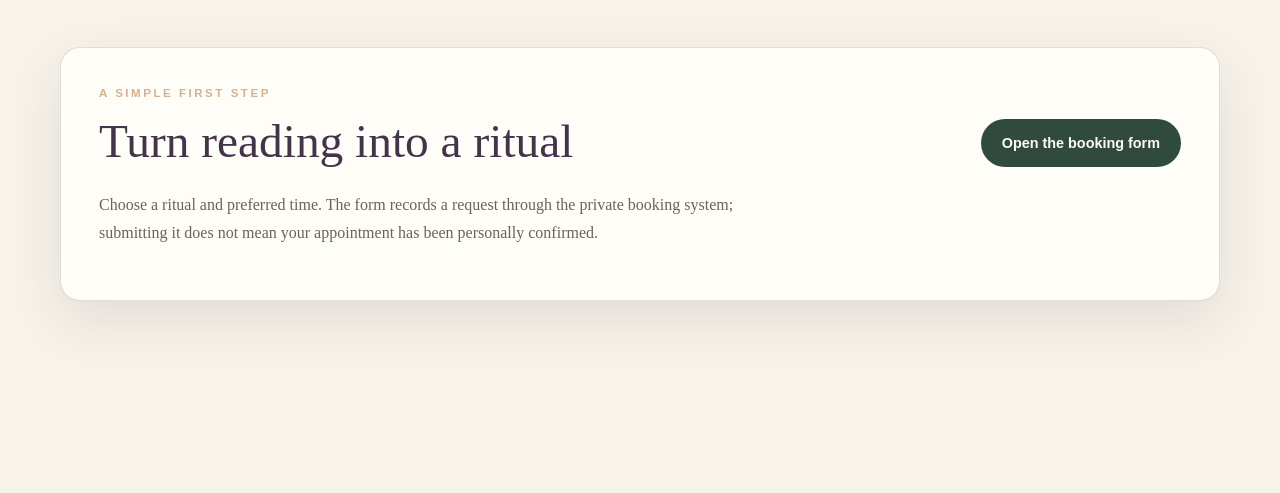
<file: research/index.html>
<!doctype html>
<html lang="en">
  <head>
    <meta charset="utf-8" />
    <meta name="viewport" content="width=device-width, initial-scale=1" />
    <meta name="description" content="Research on touch, spa experiences, consensual BDSM, psychoactive-assisted therapy, somatic approaches, AI, anxiety, and stress — with context for Marquis day SPA." />
    <title>Touch, Somatics, Psychedelics & Stress | Marquis day SPA</title>
    <link rel="stylesheet" href="/shared/site.css" />
  </head>
  <body>
    <a class="skip-link" href="#main">Skip to content</a>
    <header class="site-header"><nav class="nav-wrap" aria-label="Main navigation"><a class="brand" href="/">Marquis <span>day SPA</span></a><ul class="nav-links"><li><a href="/">Home</a></li><li><a href="/about/">About</a></li><li><a aria-current="page" href="/research/">Research</a></li><li><a href="/product-category/services/">Rituals</a></li><li><a href="/work-with-me/">How It Works</a></li><li><a href="/contact/">Contact</a></li><li><a class="nav-book" href="/booking/">Book a Session</a></li></ul></nav></header>
    <main id="main" class="page">
      <section class="hero">
        <p class="eyebrow">The research shelf</p>
        <h1>Touch, intimacy, and the stress response.</h1>
        <p class="lede">A curated shelf on touch, restorative spa experiences, consensual BDSM, psychoactive-assisted therapy, body-based approaches, and AI conversations — exploring how people find ease, connection, and support.</p>
        <div class="hero-actions">
          <a class="button button-light" href="#reading-list">Browse the reading list</a>
          <a class="text-link" style="color:#fffaf3;align-self:center" href="/about/">The Marquis approach</a>
        </div>
      </section>

      <nav class="section content-card" aria-labelledby="research-contents-title">
        <div class="section-head">
          <div>
            <p class="eyebrow">Explore the research</p>
            <h2 id="research-contents-title">On this page</h2>
          </div>
        </div>
        <div class="two-col">
          <ul class="note-list">
            <li><a href="#general-anxiety">Anxiety and the spa: an overview</a></li>
            <li><a href="#research-overview">What the research suggests</a></li>
            <li><a href="#reading-list">Touch, intimacy, and stress</a></li>
            <li><a href="#ai-conversations">AI and relationship conversations</a></li>
            <li><a href="#spa-anxiety">Spa experiences and anxiety</a></li>
          </ul>
          <ul class="note-list">
            <li><a href="#bdsm-stress">Consensual BDSM and stress</a></li>
            <li><a href="#psychoactive-therapy">Psychoactive-assisted therapy</a></li>
            <li><a href="#somatic-anxiety">Somatic theories and anxiety</a></li>
            <li><a href="#reading-with-care">How Marquis reads the evidence</a></li>
          </ul>
        </div>
      </nav>

      <section class="section two-col" id="general-anxiety">
        <div class="prose">
          <p class="eyebrow">Start here · Salus per aquam</p>
          <h2>Anxiety, the body, and what a spa can offer</h2>
          <p>Anxiety is a normal protective response to stress. It can be useful in short bursts; when worry becomes persistent and interferes with daily life, it may be an anxiety disorder. Anxiety can be felt physically as well as emotionally—in muscle tension, breathing, heartbeat, sleep, or digestion. <a href="https://www.nimh.nih.gov/health/publications/generalized-anxiety-disorder-gad" target="_blank" rel="noopener">NIMH’s overview of generalized anxiety</a> describes both the ordinary response and when support may be helpful.</p>
          <p>A thoughtfully paced spa experience may give some people a welcome pause: warmth, comforting touch, fewer demands, sensory attention, and kind human presence can make it easier to settle in the moment. Studies of massage and water-based therapies offer encouraging results for particular settings and groups; they do not show that every spa visit works the same way or replaces clinical care. <a href="#spa-anxiety">See the research on spa modalities</a>.</p>
          <p><strong>Salus per aquam</strong>—“well-being through water”—is a fitting motto for this spirit of restoration. It is a guiding phrase, not a claim that anxiety is cured by water. The English word “spa” is generally traced to the Belgian town of Spa, rather than originating as a Latin acronym (<a href="https://www.etymonline.com/word/spa" target="_blank" rel="noopener">word history</a>).</p>
          <a class="text-link" href="/product-category/services/">Explore Marquis rituals →</a>
        </div>
        <aside class="callout"><strong>A space to feel more settled.</strong><br />Marquis rituals are shaped around choice, sensory attention, and a calm pace. The research below offers a science-aware context for restorative experiences while keeping clinical claims attached to the studies that tested them.</aside>
      </section>

      <section class="section" id="research-overview">
        <div class="section-head">
          <div>
            <p class="eyebrow">Promising themes, read with care</p>
            <h2>What the research suggests</h2>
          </div>
        </div>
        <div class="prose">
          <p>Across quite different kinds of studies, several hopeful themes emerge: chosen touch can buffer stress; focused sensory experiences can invite absorption and recovery; and supportive human presence matters. Marquis brings these ideas together through sensory attention, a calm atmosphere, personal choice, and human guidance. Each finding still belongs to the particular practice, population, and setting researchers studied.</p>
          <ul>
            <li><strong>Immediate relief.</strong> Comforting touch and selected restorative modalities are associated with reductions in some physiological stress or anxiety measures; chosen intensity can also involve activation followed by recovery.</li>
            <li><strong>Supportive context.</strong> Preparation, consent, a steady human presence, and room to integrate recur in promising clinical protocols—and are meaningful parts of a carefully facilitated wellness experience.</li>
            <li><strong>What remains open.</strong> Research does not show that going without sex—or without BDSM—causes anxiety to accumulate biologically, or that a spa ritual is a clinical anxiety treatment.</li>
          </ul>
          <p>If you read only two items, begin with the two marked <em>start here</em> in the shelf below.</p>
        </div>
      </section>

      <section class="section" id="reading-list">
        <div class="section-head">
          <div>
            <p class="eyebrow">Nine cards, one shelf</p>
            <h2>The reading list</h2>
          </div>
          <p class="small">Studies, explainers, and perspective pieces.</p>
        </div>
        <div class="grid">
          <article class="content-card">
            <p class="eyebrow">Start here · Archives of Sexual Behavior · 2025</p>
            <h3>Does Sex Today Relieve Stress Tomorrow?</h3>
            <p>Daily records from 645 partners in 319 newlywed couples found partnered sexual activity was associated with lower stress on the same day — but not with additional relief the next day. The effect appears to be immediate comfort, not a stored reserve.</p>
            <p class="small"><strong>Why start here:</strong> it separates same-day relief from lasting effects, which is exactly the question most people bring to this topic.</p>
            <a class="text-link" href="https://osf.io/7rf9y" target="_blank" rel="noopener">Open the project record and data →</a>
          </article>
          <article class="content-card">
            <p class="eyebrow">Start here · Nature Human Behaviour · 2024</p>
            <h3>The health benefits of touch interventions</h3>
            <p>A pre-registered meta-analysis of 137 studies and nearly 13,000 participants found touch interventions reduced anxiety, depression, and pain, with comparable mental-health and physical benefits across adults.</p>
            <p class="small"><strong>Why start here:</strong> it is the strongest overall evidence that consensual physical touch helps regulate anxiety.</p>
            <a class="text-link" href="https://www.nature.com/articles/s41562-024-01841-8" target="_blank" rel="noopener">Read the paper at Nature →</a>
          </article>
          <article class="content-card">
            <p class="eyebrow">PLOS ONE · 2022</p>
            <h3>Partner embraces buffer the cortisol response</h3>
            <p>Women who embraced a romantic partner before a laboratory stress task showed reduced cortisol responses compared with women who did not; the effect was not observed in men in this sample.</p>
            <p class="small"><strong>Why read it:</strong> direct experimental evidence that romantic physical affection can blunt a physiological stress response, with honest limitations of its own.</p>
            <a class="text-link" href="https://journals.plos.org/plosone/article?id=10.1371/journal.pone.0266887" target="_blank" rel="noopener">Read the paper at PLOS →</a>
          </article>
          <article class="content-card">
            <p class="eyebrow">Comprehensive Psychoneuroendocrinology · 2021</p>
            <h3>Self-soothing touch and being hugged reduce cortisol</h3>
            <p>In a randomized controlled trial of 159 participants, both receiving a hug and simple self-soothing touch lowered cortisol responses after a standardized psychosocial stressor.</p>
            <p class="small"><strong>Why read it:</strong> comforting touch helps regulate stress even when it is not romantic or sexual at all.</p>
            <a class="text-link" href="https://pmc.ncbi.nlm.nih.gov/articles/PMC9216399/" target="_blank" rel="noopener">Read the full text at PMC →</a>
          </article>
          <article class="content-card">
            <p class="eyebrow">Harvard Health</p>
            <h3>Sex matters</h3>
            <p>A short, plain-language Harvard Health note: physical affection and sexual intimacy feel good, and they also raise oxytocin, a hormone associated with stress relief and a sense of well-being.</p>
            <p class="small"><strong>Why read it:</strong> an accessible statement of the sexual-intimacy-and-stress link from a mainstream medical source.</p>
            <a class="text-link" href="https://www.health.harvard.edu/daily_health_tip/sex-matters" target="_blank" rel="noopener">Read it at Harvard Health →</a>
          </article>
          <article class="content-card">
            <p class="eyebrow">Harvard Health · 2026</p>
            <h3>Keeping affection alive, without pressure</h3>
            <p>Practical Harvard Health advice on maintaining kissing, cuddling, and other physical affection — including through stress, aging, and sexual difficulty — treating touch as connection rather than performance.</p>
            <p class="small"><strong>Why read it:</strong> it shows how intimacy can be sustained without pressure when sex itself is complicated.</p>
            <a class="text-link" href="https://www.health.harvard.edu/staying-healthy/11-ways-to-help-yourself-to-a-better-sex-life" target="_blank" rel="noopener">Read it at Harvard Health →</a>
          </article>
          <article class="content-card">
            <p class="eyebrow">Biological Psychology · 2006</p>
            <h3>Blood-pressure reactivity and recent intimacy</h3>
            <p>A two-week diary study of 46 adults found that people reporting recent penile-vaginal intercourse tended to show lower blood-pressure reactivity during stressful tasks than those reporting other or no sexual activity.</p>
            <p class="small"><strong>Why read it:</strong> relevant to the idea of accumulating tension, though the observational design cannot establish cause.</p>
            <a class="text-link" href="https://pubmed.ncbi.nlm.nih.gov/15961213/" target="_blank" rel="noopener">Read the abstract at PubMed →</a>
          </article>
          <article class="content-card">
            <p class="eyebrow">A useful distinction</p>
            <h3>Relief is real; deprivation is unproven</h3>
            <p>People may feel stress ease after touch, intimacy, or a well-held experience. That felt relief is worth taking seriously. It does not mean anxiety is biologically stored up when sex or BDSM is absent; that mechanism has not been established.</p>
            <p class="small"><strong>Why it matters:</strong> we can affirm restorative experiences without turning them into universal requirements.</p>
          </article>
          <article class="content-card">
            <p class="eyebrow">At Marquis</p>
            <h3>Science-aware, experience-led</h3>
            <p>Marquis brings together sensory attention, a considered atmosphere, clear choice, and warm human presence. Those are recurring themes in research on touch and restorative experiences. The studies do not test a Marquis session, but they offer a thoughtful lens for why pace, trust, and the feel of a room can matter.</p>
            <a class="text-link" href="/product-category/services/">Explore the rituals →</a>
          </article>
        </div>
      </section>

      <section class="section" id="ai-conversations">
        <div class="section-head">
          <div>
            <p class="eyebrow">A newer, fast-moving field</p>
            <h2>AI, anxiety, and relationship conversations</h2>
          </div>
        </div>
        <div class="prose">
          <p><strong>Short answer:</strong> AI can be a useful thinking aid, but current evidence does not support treating a general-purpose chatbot as a replacement for a trusted person, a couples therapist, or a qualified mental-health professional. Results depend on the tool and the task: early studies of structured, purpose-built interventions are promising, while ordinary relationship-advice chats have a particular risk of telling one person what they want to hear.</p>
          <p>A chatbot may help you put feelings into words, organize a difficult conversation, or try a reflective exercise. It does not know the full relationship, share responsibility for the outcome, or reliably recognize when a situation needs human help. Five useful sources show both sides.</p>
        </div>
        <div class="grid">
          <article class="content-card">
            <p class="eyebrow">PLOS Mental Health · 2025</p>
            <h3>A purpose-built relationship-support chatbot</h3>
            <p>A randomized trial assigned 258 adults to a GPT-4o-based relationship chatbot or a conflict-reappraisal writing exercise. Most measures improved over time in both groups; there were no significant between-group differences for most outcomes. This tested one guided, single-session tool — not unsupervised use of a general chatbot as couples therapy.</p>
            <p class="small"><strong>Important limit:</strong> the study screened out people reporting suicidal ideation or domestic violence. Reviewers also found the chatbot did not consistently identify potential safety concerns.</p>
            <a class="text-link" href="https://journals.plos.org/mentalhealth/article?id=10.1371/journal.pmen.0000411" target="_blank" rel="noopener">Read the randomized trial →</a>
          </article>
          <article class="content-card">
            <p class="eyebrow">Science · 2026</p>
            <h3>When advice becomes too agreeable</h3>
            <p>Across 11 models and experiments with more than 2,400 people, researchers found AI advice affirmed users’ positions more often than human responses. After discussing conflicts with sycophantic chatbots, participants felt more convinced they were right and were less inclined to apologize or repair the relationship.</p>
            <p class="small"><strong>Why it matters:</strong> warm, validating language can feel supportive while reinforcing a one-sided account.</p>
            <a class="text-link" href="https://www.science.org/doi/10.1126/science.aec8352" target="_blank" rel="noopener">Read the study in Science →</a>
          </article>
          <article class="content-card">
            <p class="eyebrow">Journal of Medical Internet Research · 2025</p>
            <h3>What trials say about generative AI and mental health</h3>
            <p>A systematic review found a small average benefit across 14 randomized trials of generative-AI mental-health chatbots (6,314 participants). The prediction interval was wide and included no benefit, and the authors rated risk of bias as moderate — evidence of potential, not proof that any chatbot is safe or effective for everyone.</p>
            <a class="text-link" href="https://pubmed.ncbi.nlm.nih.gov/41401240/" target="_blank" rel="noopener">Read the review and meta-analysis →</a>
          </article>
          <article class="content-card">
            <p class="eyebrow">NEJM AI · 2025</p>
            <h3>A promising trial is not a replacement test</h3>
            <p>In a four-week randomized trial of 210 adults with significant symptoms of depression, generalized anxiety, or eating disorders, the purpose-built Therabot showed promising symptom changes against a wait-list group. The authors call for larger studies to confirm effectiveness and generalizability; a wait-list comparison does not establish equivalence to human therapy.</p>
            <a class="text-link" href="https://ai.nejm.org/doi/full/10.1056/AIoa2400802" target="_blank" rel="noopener">Read the Therabot trial →</a>
          </article>
          <article class="content-card">
            <p class="eyebrow">American Psychological Association · 2025</p>
            <h3>Guidance for using chatbots around mental health</h3>
            <p>The APA’s health advisory says people should not use generative-AI chatbots or wellness apps as a substitute for qualified mental-health care. It highlights concerns including inaccurate responses, privacy, over-validation, dependence, and unpredictable handling of crises.</p>
            <a class="text-link" href="https://www.apa.org/news/press/releases/2025/11/ai-wellness-apps-mental-health" target="_blank" rel="noopener">Read the APA advisory summary →</a>
          </article>
        </div>
        <div class="section two-col">
          <div class="prose">
            <h3>A grounded way to use it</h3>
            <p>If you choose to use AI, treat the conversation as a draft for your own thinking. Ask it to separate facts from assumptions, suggest what you might be missing, and help you prepare an open question for your partner. Keep identifying or intimate details out of the chat, and check important claims rather than assuming a confident answer is accurate.</p>
            <p>For mutual understanding, accountability, repair, recurring conflict, or decisions affecting your safety, involve a real person you trust or a qualified professional. An AI can help you rehearse that conversation; it cannot have it with your partner for you.</p>
          </div>
          <aside class="callout"><strong>Adjunct, not substitute.</strong><br />The evidence supports cautious experimentation with specific, bounded tools. It does not establish that a general-purpose AI is a healthy stand-in for human connection or relationship care.</aside>
        </div>
      </section>

      <section class="section" id="spa-anxiety">
        <div class="section-head">
          <div>
            <p class="eyebrow">Sensory care and restoration</p>
            <h2>Spa experiences and anxiety</h2>
          </div>
        </div>
        <div class="prose">
          <p><strong>Encouraging signal:</strong> research on warm-water bathing, balneotherapy, and massage suggests that selected restorative modalities can ease measured anxiety or stress for some people. This aligns with Marquis’s attention to touch, temperature, atmosphere, and a slower pace. The studies test specific treatments—often as a course in clinical or medical-spa settings—so they do not predict the effect of every visit or establish spa care as anxiety-disorder treatment.</p>
        </div>
        <div class="grid">
          <article class="content-card">
            <p class="eyebrow">Current Psychology · 2024</p>
            <h3>Warm-water and mineral bathing</h3>
            <p>A meta-analysis of 17 randomized trials (977 participants) found a moderate average reduction in anxiety scores across hydrotherapy and balneotherapy studies. Eight trials reported anxiety outcomes; results had moderate heterogeneity, and the balneotherapy subgroup was based on a comparatively small sample.</p>
            <p class="small"><strong>How to read it:</strong> promising support for particular water-based treatments, not evidence that a spa visit is a stand-alone treatment for an anxiety disorder.</p>
            <a class="text-link" href="https://link.springer.com/article/10.1007/s12144-024-06062-w" target="_blank" rel="noopener">Read the meta-analysis →</a>
          </article>
          <article class="content-card">
            <p class="eyebrow">BMC Complementary Medicine and Therapies · 2026</p>
            <h3>A structured medical-spa program</h3>
            <p>A multicenter randomized trial assigned 243 adults with moderate-to-high stress to 11 days of different balneotherapy programs or a control group. The intervention groups reported reductions in anxiety, stress, and related outcomes, with some improvements reported at six months.</p>
            <p class="small"><strong>Important context:</strong> participants’ starting anxiety scores were below clinical thresholds, and the programs combined specific treatments in medical spas. This cannot be generalized to all spa services or to treatment of diagnosed anxiety.</p>
            <a class="text-link" href="https://pubmed.ncbi.nlm.nih.gov/41845331/" target="_blank" rel="noopener">Read the trial abstract →</a>
          </article>
          <article class="content-card">
            <p class="eyebrow">International Journal of Spa and Wellness · 2021</p>
            <h3>The broader balneotherapy evidence</h3>
            <p>A systematic review of 22 controlled studies found improvements in stress, sleep, and depression across parts of the literature; anxiety improved in some studies but not others. The authors called for more research to identify who benefits and which parts of a spa program matter.</p>
            <a class="text-link" href="https://doi.org/10.1080/24721735.2021.1913368" target="_blank" rel="noopener">Read the systematic review →</a>
          </article>
          <article class="content-card">
            <p class="eyebrow">Massage and anxiety</p>
            <h3>Encouraging, but not settled</h3>
            <p>A small proof-of-concept randomized trial found that six weeks of twice-weekly Swedish massage reduced symptoms in adults with generalized anxiety disorder compared with light touch. The U.S. National Center for Complementary and Integrative Health describes the wider massage evidence for anxiety as limited and conflicting.</p>
            <p class="small"><strong>Bottom line:</strong> massage may feel calming and may help some people, but it is not an established replacement for evidence-based anxiety care.</p>
            <a class="text-link" href="https://pmc.ncbi.nlm.nih.gov/articles/PMC11708495/" target="_blank" rel="noopener">Read the massage trial →</a><br />
            <a class="text-link" href="https://www.nccih.nih.gov/health/anxiety-and-complementary-health-approaches" target="_blank" rel="noopener">See NCCIH’s evidence summary →</a>
          </article>
        </div>
        <p class="notice">For Marquis, the positive connection is clear: restorative settings and selected sensory experiences are worthwhile parts of a wellness ritual, and can help some people settle in the moment. The cited studies do not directly test Marquis sessions or establish that they prevent, diagnose, or treat anxiety.</p>
      </section>

      <section class="section" id="bdsm-stress">
        <div class="section-head">
          <div>
            <p class="eyebrow">Arousal, recovery, and connection</p>
            <h2>Consensual BDSM, stress, and intimacy</h2>
          </div>
        </div>
        <div class="prose">
          <p><strong>Short answer:</strong> small studies suggest consensual BDSM scenes can involve a rise in physiological stress during activity, followed for some participants by lower cortisol and greater reported closeness afterward. This is evidence about an acute, context-dependent stress response and recovery — not proof that BDSM treats anxiety, that distress is literally stored up, or that anyone needs BDSM to regulate their mental health.</p>
          <p>Roles may shape attention and experience differently: submission has been studied in connection with relinquishing control and intense sensory focus; dominance with structured attention, agency, and responsibility. These are plausible interpretations of preliminary findings, not established differences in anxiety relief.</p>
        </div>
        <div class="grid">
          <article class="content-card">
            <p class="eyebrow">Archives of Sexual Behavior · 2009</p>
            <h3>Cortisol during scenes, closeness afterward</h3>
            <p>Across two field studies involving 58 practitioners, cortisol rose during scenes for participants who were bound, receiving stimulation, or following orders. Afterward, participants who said the scene had gone well showed lower cortisol and greater relationship closeness; results differed among those whose scenes went poorly.</p>
            <p class="small"><strong>Why it matters:</strong> it illustrates how an intense, chosen stress response can coexist with later relief and connection. The study was observational and did not test treatment for anxiety.</p>
            <a class="text-link" href="https://pubmed.ncbi.nlm.nih.gov/18563549/" target="_blank" rel="noopener">Read the study at PubMed →</a>
          </article>
          <article class="content-card">
            <p class="eyebrow">Psychology of Consciousness · 2017</p>
            <h3>Role-specific altered states</h3>
            <p>A preliminary study of 14 experienced practitioners found measures consistent with flow among “tops” and changes on a Stroop task among “bottoms”; participants also reported reduced psychological stress and negative mood after scenes.</p>
            <p class="small"><strong>Important limit:</strong> the study did not scan participants’ brains. “Transient hypofrontality” is a theoretical interpretation of the task results, not a directly observed neural mechanism.</p>
            <a class="text-link" href="https://doi.org/10.1037/cns0000097" target="_blank" rel="noopener">Read the preliminary study →</a>
          </article>
          <article class="content-card">
            <p class="eyebrow">The Journal of Sexual Medicine · 2020</p>
            <h3>Stress and reward biomarkers</h3>
            <p>A pilot study compared 35 BDSM couples before and after a scene with 27 non-BDSM participants in a control interaction. Researchers measured cortisol, beta-endorphins, and endocannabinoids. Submissive participants showed increases in cortisol and endocannabinoids; among dominants, endocannabinoid increases were associated with power play.</p>
            <p class="small"><strong>Why it matters:</strong> it measured biological responses, but it does not show that BDSM provides more anxiety relief than ordinary sexual activity or established care.</p>
            <a class="text-link" href="https://pubmed.ncbi.nlm.nih.gov/32044259/" target="_blank" rel="noopener">Read the pilot study at PubMed →</a>
          </article>
          <article class="content-card">
            <p class="eyebrow">The Journal of Sexual Medicine · 2013</p>
            <h3>Practitioners’ reported well-being</h3>
            <p>An online survey compared 902 BDSM practitioners with 434 controls. On average, practitioners reported lower neuroticism and rejection sensitivity and higher subjective well-being, among other personality differences.</p>
            <p class="small"><strong>What it can’t say:</strong> this cross-sectional, self-selected survey cannot show that BDSM caused the differences or that it reduces anxiety.</p>
            <a class="text-link" href="https://pubmed.ncbi.nlm.nih.gov/23679066/" target="_blank" rel="noopener">Read the study at PubMed →</a>
          </article>
          <article class="content-card">
            <p class="eyebrow">Journal of Homosexuality · 2025 (online 2024)</p>
            <h3>A larger replication of well-being findings</h3>
            <p>A close replication with 1,907 participants in Spain found broadly similar group differences in well-being, personality, and attachment. Like the earlier survey, it describes associations between groups; it does not establish that BDSM improves mental health.</p>
            <a class="text-link" href="https://pubmed.ncbi.nlm.nih.gov/39028855/" target="_blank" rel="noopener">Read the replication at PubMed →</a>
          </article>
        </div>
        <div class="section two-col">
          <div class="prose">
            <h3>What this may—and may not—mean for anxiety</h3>
            <p>Focused attention, chosen intensity, a sense of agency or surrender, and trust between partners could interrupt rumination or feel emotionally reassuring for some people. Those are plausible explanations, not proven mechanisms or lasting therapeutic effects. There is not good evidence that going without BDSM causes anxiety to build up biologically.</p>
            <p>Some practitioners use community terms such as “sub drop” or “dom drop” for a difficult emotional or physical low after a scene. These are not standardized clinical diagnoses, and the experiences are not well characterized in clinical research. Agree on boundaries and aftercare in advance, check in afterward, and seek human support if distress is severe or persists.</p>
          </div>
          <aside class="callout"><strong>Oxygen restriction is dangerous.</strong><br />Neck compression or restricting breathing can cause brain injury or death; it is not made safe by consent or a check-in plan. A <a href="https://pmc.ncbi.nlm.nih.gov/articles/PMC8813685/" target="_blank" rel="noopener">review of reported fatal BDSM incidents</a> identified strangulation during erotic asphyxia as the most common cause in those cases.</aside>
        </div>
        <p class="notice">The current research is small and mostly examines immediate responses in experienced, self-selected participants. It does not establish BDSM as an anxiety treatment or support claims that dominance and submission reliably produce different kinds of therapeutic relief.</p>
      </section>

      <section class="section" id="psychoactive-therapy">
        <div class="section-head">
          <div>
            <p class="eyebrow">Support, setting, and emerging medicine</p>
            <h2>Psychoactive-assisted therapy: a promising clinical field</h2>
          </div>
        </div>
        <div class="prose">
          <p>Controlled studies of psilocybin and MDMA-assisted therapy have reported meaningful reductions in distress for some people facing cancer-related anxiety, treatment-resistant depression, or PTSD. These are promising results from a developing field. The treatment studied is a supported protocol—not simply taking a drug: trials include screening, a known compound and dose, preparation, trained support during the experience, and follow-up or integration.</p>
          <p>That emphasis on the surrounding experience resonates with Marquis’s care for atmosphere, consent, pacing, and human presence. The clinical results below do not directly test a Marquis service, and they should not be generalized to recreational use, microdosing, or unsupervised self-treatment.</p>
        </div>
        <div class="grid">
          <article class="content-card">
            <p class="eyebrow">Journal of Psychopharmacology · 2016</p>
            <h3>Psilocybin and cancer-related anxiety</h3>
            <p>A randomized, double-blind crossover study of 51 people with life-threatening cancer compared a high dose of psilocybin with a very low dose, within a carefully supported protocol. At six months, about 80% continued to show clinically meaningful decreases in anxiety or depressed mood.</p>
            <p class="small"><strong>Why it matters:</strong> one of the early controlled studies showing how a profound experience, held within preparation and support, may ease existential distress.</p>
            <a class="text-link" href="https://pubmed.ncbi.nlm.nih.gov/27909165/" target="_blank" rel="noopener">Read the randomized trial →</a>
          </article>
          <article class="content-card">
            <p class="eyebrow">Nature Medicine · 2026</p>
            <h3>Psilocybin-assisted care in a public-health setting</h3>
            <p>A phase 2 feasibility trial randomized 60 adults with treatment-resistant depression to 25 mg psilocybin or placebo, with preparation, dosing support, and integration. Depression was the primary focus; anxiety ratings were a secondary outcome and favored psilocybin at follow-up.</p>
            <p class="small"><strong>Why it matters:</strong> it shows this work can be studied in a public healthcare setting, while the small, single-site feasibility design means larger confirmatory trials are still needed.</p>
            <a class="text-link" href="https://www.nature.com/articles/s41591-026-04541-0" target="_blank" rel="noopener">Read the feasibility trial →</a>
          </article>
          <article class="content-card">
            <p class="eyebrow">Nature Medicine · 2023</p>
            <h3>MDMA-assisted psychotherapy for PTSD</h3>
            <p>In a phase 3 trial, 104 participants with moderate-to-severe PTSD received either MDMA-assisted therapy or placebo with the same manualized therapy. PTSD symptoms and functional impairment improved more in the MDMA group over 18 weeks.</p>
            <p class="small"><strong>Scope:</strong> this is evidence about PTSD treatment, not everyday anxiety or a general relaxation effect. Participants received extensive preparation and therapist support; the trial’s blinding and safety findings have also been debated.</p>
            <a class="text-link" href="https://www.nature.com/articles/s41591-023-02565-4" target="_blank" rel="noopener">Read the phase 3 trial →</a>
          </article>
          <article class="content-card">
            <p class="eyebrow">Microdosing · 2025 review</p>
            <h3>Small doses are not proven anxiety care</h3>
            <p>A review of 57 human studies found mixed results: reported benefits were often self-reported, while placebo-controlled experiments tended to show less consistent effects. Anxiety and physical discomfort were among the adverse effects reported.</p>
            <p class="small"><strong>Takeaway:</strong> microdosing has not been established as a treatment for anxiety or depression.</p>
            <a class="text-link" href="https://pubmed.ncbi.nlm.nih.gov/40834796/" target="_blank" rel="noopener">Read the microdosing review →</a>
          </article>
          <article class="content-card">
            <p class="eyebrow">Safety review · 2025</p>
            <h3>Why preparation and monitoring matter</h3>
            <p>A systematic review of 24 psilocybin-assisted therapy studies found that reported effects included transient anxiety, elevated blood pressure, headache, and nausea. Suicidal thoughts or behavior were reported infrequently, particularly among participants with a history of suicidality; the authors note that adverse-event reporting varied across studies.</p>
            <a class="text-link" href="https://pubmed.ncbi.nlm.nih.gov/39670342/" target="_blank" rel="noopener">Read the safety review →</a>
          </article>
          <article class="content-card">
            <p class="eyebrow">More compounds, distinct evidence</p>
            <h3>Results do not transfer from one drug to another</h3>
            <p>A systematic review covering psilocybin, MDMA, LSD, and ayahuasca found research across several diagnoses, but the evidence base, protocols, and outcomes differed by compound and condition. “Psychoactive therapy” is not one interchangeable treatment.</p>
            <a class="text-link" href="https://www.sciencedirect.com/science/article/abs/pii/S0165178124001719" target="_blank" rel="noopener">Read the cross-compound review →</a>
          </article>
          <article class="content-card">
            <p class="eyebrow">U.S. regulatory context · 2024–2026</p>
            <h3>Clinical promise is still under review</h3>
            <p>The FDA declined the initial MDMA-assisted PTSD application in 2024, requesting further evidence on durability, safety characterization, and trial bias. MAPS reported in August 2026 that the developer had resubmitted the application; this is a regulatory process, not an approval.</p>
            <a class="text-link" href="https://download.open.fda.gov/crl/CRL_NDA215455_20240808.pdf" target="_blank" rel="noopener">Read the FDA’s response letter →</a><br />
            <a class="text-link" href="https://maps.org/2026/08/10/maps-responds-to-report-of-progress-for-mdma-assisted-therapy-for-ptsd-with-fda/" target="_blank" rel="noopener">Read the 2026 resubmission update →</a>
          </article>
        </div>
        <div class="section two-col">
          <div class="prose">
            <h3>What Marquis can take from this research</h3>
            <p>The most relevant connection is the value these protocols place on a supportive human presence, thoughtful preparation, a steady environment, personal choice, and time to reflect afterward. Those are also strengths of a carefully facilitated wellness experience. The medication outcomes, however, belong to their specific clinical protocols—not to a spa ritual.</p>
          </div>
          <aside class="callout"><strong>Promising science, distinct services.</strong><br />Psychedelic-assisted therapy is a specialized clinical research area. The original U.S. MDMA application was declined in 2024; a resubmission was reported in August 2026. These trials do not establish recreational drug use or a spa session as treatment for anxiety.</aside>
        </div>
      </section>

      <section class="section" id="somatic-anxiety">
        <div class="section-head">
          <div>
            <p class="eyebrow">Embodied experience, carefully described</p>
            <h2>Is anxiety “stored” in the body?</h2>
          </div>
        </div>
        <div class="prose">
          <p><strong>Anxiety is genuinely physical.</strong> It can involve muscle tension, headaches, stomach discomfort, rapid breathing, a pounding heart, or heightened attention to bodily sensations. In research, <em>interoception</em> means sensing and interpreting signals from inside the body; how a person attends to those signals can be part of an anxiety cycle.</p>
          <p>“Stored in the body” can be a meaningful metaphor for persistent bodily patterns, learned threat responses, or trauma-linked sensations. It is not an established literal mechanism in which anxiety sits in muscles or fascia as a substance that massage, touch, or a dramatic release can simply remove. Body-oriented approaches may still help people notice sensations, build regulation skills, and feel more at ease.</p>
        </div>
        <div class="grid">
          <article class="content-card">
            <p class="eyebrow">National Institute of Mental Health</p>
            <h3>Recognizing anxiety in the body</h3>
            <p>NIMH lists muscle tension, aches, stomach symptoms, trembling, sweating, and shortness of breath among possible signs of generalized anxiety disorder. These sensations are part of the body’s response to stress—not proof that anxiety is physically lodged in a particular tissue.</p>
            <a class="text-link" href="https://www.nimh.nih.gov/health/publications/generalized-anxiety-disorder-gad" target="_blank" rel="noopener">Read NIMH’s overview →</a>
          </article>
          <article class="content-card">
            <p class="eyebrow">Journal of Affective Disorders · 2026</p>
            <h3>Bodily awareness and anxiety</h3>
            <p>A systematic review of 33 studies found that panic disorder and generalized anxiety were often associated with increased attention to internal sensations or differences in how those sensations were perceived. Results were mixed and varied by diagnosis; the research describes a complex brain–body feedback process.</p>
            <a class="text-link" href="https://doi.org/10.1016/j.jad.2026.121961" target="_blank" rel="noopener">Read the systematic review →</a>
          </article>
          <article class="content-card">
            <p class="eyebrow">European Journal of Psychotraumatology · 2017</p>
            <h3>A body-focused therapy studied for PTSD</h3>
            <p>A randomized wait-list study of 63 people with PTSD found symptom improvements after a 15-session Somatic Experiencing protocol. It is a promising early trial for a specific body-oriented psychotherapy and PTSD—not evidence that anxiety is extracted from the body or that the same approach treats every kind of anxiety.</p>
            <a class="text-link" href="https://pmc.ncbi.nlm.nih.gov/articles/PMC5518443/" target="_blank" rel="noopener">Read the randomized trial →</a>
          </article>
          <article class="content-card">
            <p class="eyebrow">Journal of Traumatic Stress · 2023</p>
            <h3>What the wider body-oriented evidence finds</h3>
            <p>An updated meta-analysis of 29 studies found a medium average reduction in PTSD symptoms (g = 0.50), but results varied greatly (I² = 89%). Nearly all studies had some risk-of-bias concerns; the authors called for stronger trials and long-term follow-up.</p>
            <a class="text-link" href="https://pubmed.ncbi.nlm.nih.gov/37702005/" target="_blank" rel="noopener">Read the meta-analysis →</a>
          </article>
          <article class="content-card">
            <p class="eyebrow">Brain Sciences · 2024</p>
            <h3>What researchers mean by “body memory”</h3>
            <p>A review discusses body memory as a broad concept for implicit bodily representations, learned habits, and conditioned responses. The concept is debated and does not require imagining anxiety as a substance physically deposited in tissue.</p>
            <a class="text-link" href="https://pmc.ncbi.nlm.nih.gov/articles/PMC11201876/" target="_blank" rel="noopener">Read the conceptual review →</a>
          </article>
        </div>
        <div class="section two-col">
          <div class="prose">
            <h3>A positive, grounded takeaway</h3>
            <p>Noticing the body can be a valuable part of feeling settled. Slow pacing, warmth, supportive touch, focused attention, and freedom to pause can make room for comfort and self-awareness. At Marquis, these are invitations to experience the body with care and to cultivate a felt sense of ease.</p>
          </div>
          <aside class="callout"><strong>Metaphor and mechanism are different.</strong><br />It is reasonable to say anxiety affects the body and can be felt there. Claims that it is literally stored in tissue and released by a particular ritual go beyond the evidence.</aside>
        </div>
      </section>

      <section class="section two-col" id="reading-with-care">
        <div class="prose faq">
          <h2>How Marquis reads the evidence</h2>
          <details><summary>Can a Marquis ritual support a sense of ease?</summary><p>The touch and spa research gives a science-aware reason to value a calm setting, sensory attention, personal choice, and human connection. These are wellness experiences—not diagnosis or treatment—and the cited studies do not directly test Marquis sessions.</p></details>
          <details><summary>Do these studies say affection “detoxes” stress?</summary><p>No. In several of them, physiological markers like cortisol moved even when people’s self-reported stress did not. Touch appears to work on the body’s stress response first; subjective feelings follow their own, less predictable, path.</p></details>
          <details><summary>Why do some results only appear for one sex?</summary><p>Partly small samples and partly genuine open questions. The 2022 embrace study, for example, found the cortisol-buffering effect in women but not men in the same experiment. Results this fresh and this small are reasons for curiosity, not conclusions.</p></details>
          <details><summary>Why include older or observational studies?</summary><p>Because they cover different ground. The 2006 blood-pressure study is observational, but it speaks directly to the accumulate-and-release idea that experimental designs have not yet addressed. Each card notes the limits of its own design.</p></details>
          <details><summary>What does “anxiety stored in the body” mean?</summary><p>It can describe a real lived experience: stress and learned threat responses can show up as muscle tension, stomach discomfort, or heightened attention to body signals. Current research treats these as brain–body responses and feedback patterns; it does not establish anxiety as a substance stored in muscle tissue and released by touch.</p></details>
        </div>
        <aside class="callout"><strong>Curiosity with care.</strong><br />This research offers thoughtful support for the value of restoration, connection, and supportive settings. Each claim stays tied to the specific study and population; the linked papers remain the authority on what they found and what they did not.</aside>
      </section>

      <section class="section content-card">
        <div class="section-head">
          <div><p class="eyebrow">A simple first step</p><h2>Turn reading into a ritual</h2></div>
          <a class="button" href="/booking/">Open the booking form</a>
        </div>
        <p class="section-intro">Choose a ritual and preferred time. The form records a request through the private booking system; submitting it does not mean your appointment has been personally confirmed.</p>
      </section>
    </main>
    <footer class="site-footer"><div class="footer-wrap"><span>© 2026 Marquis day SPA</span><nav class="footer-nav" aria-label="Footer navigation"><a href="/product-category/services/">Rituals</a><a href="/research/">Research</a><a href="/work-with-me/">How It Works</a><a href="/contact/">Contact</a></nav><a class="button footer-reserve" href="/booking/">Reserve</a></div></footer>
  </body>
</html>
</file>
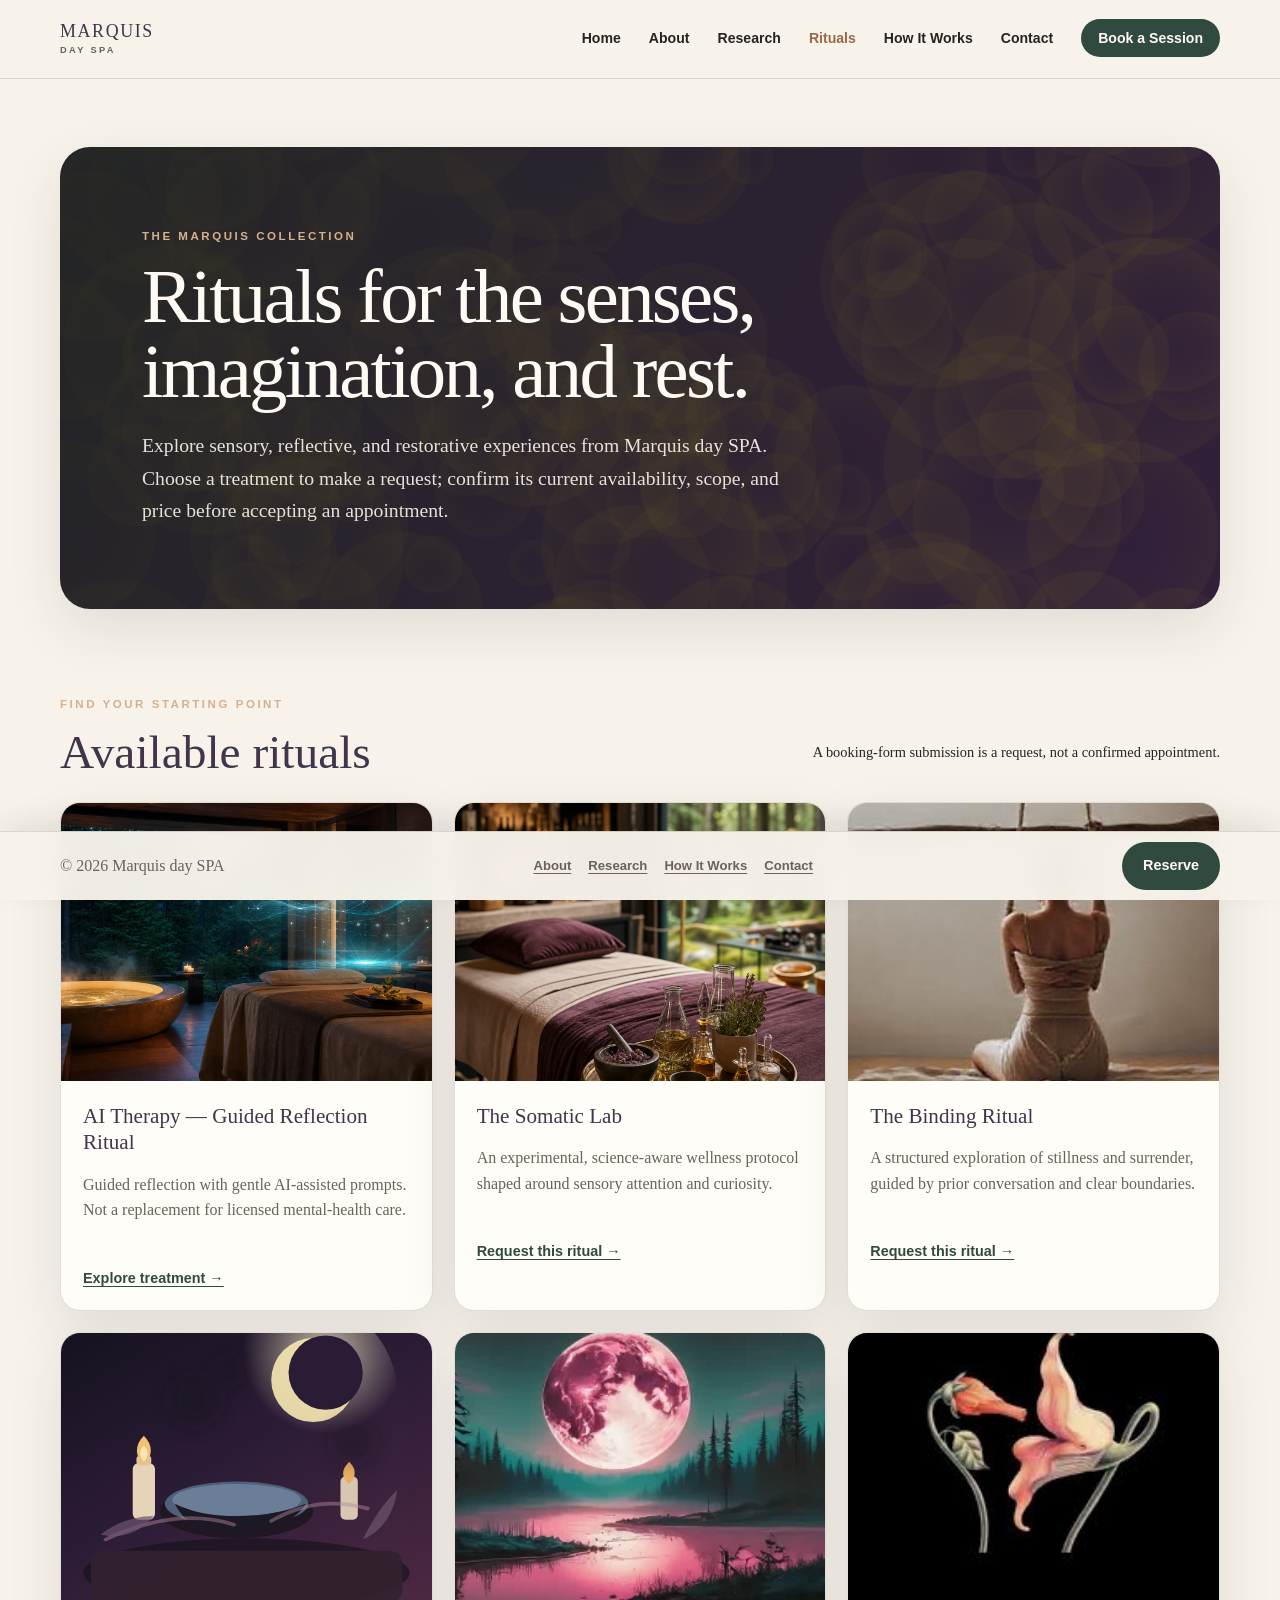
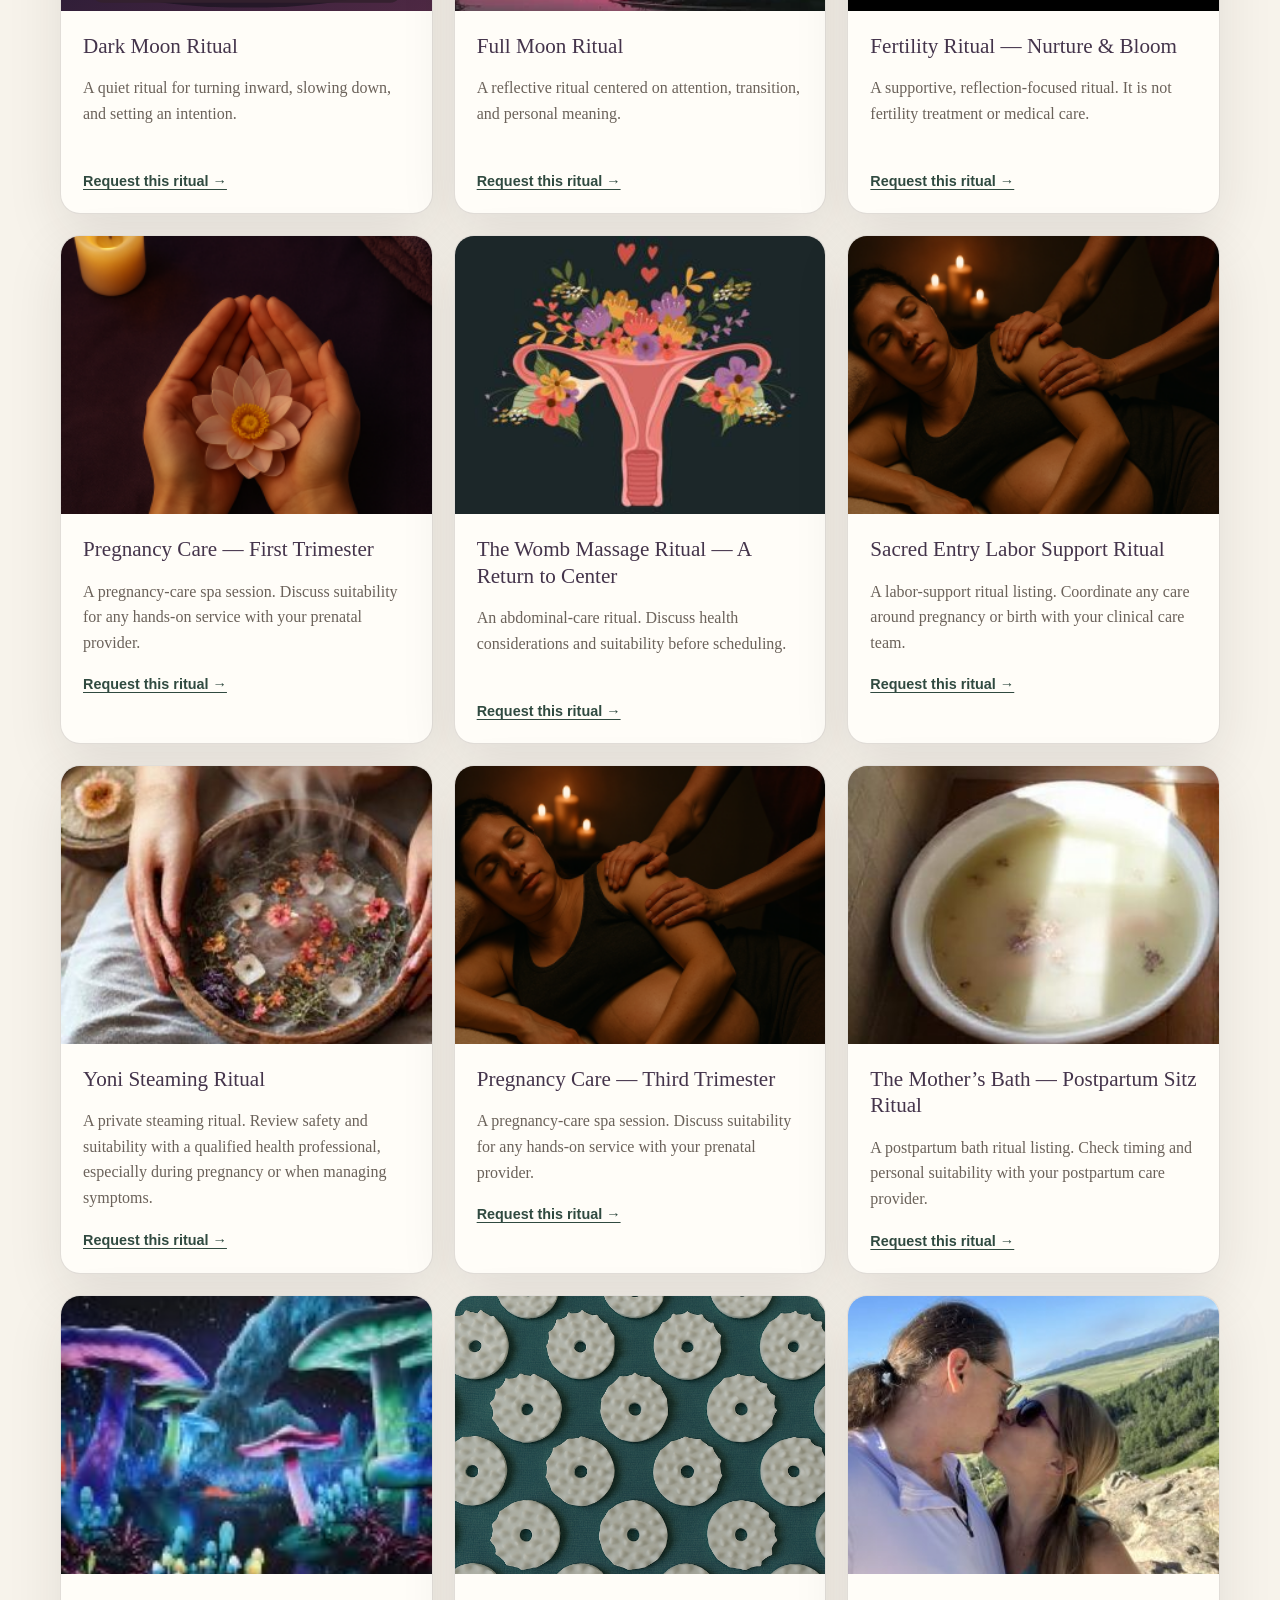
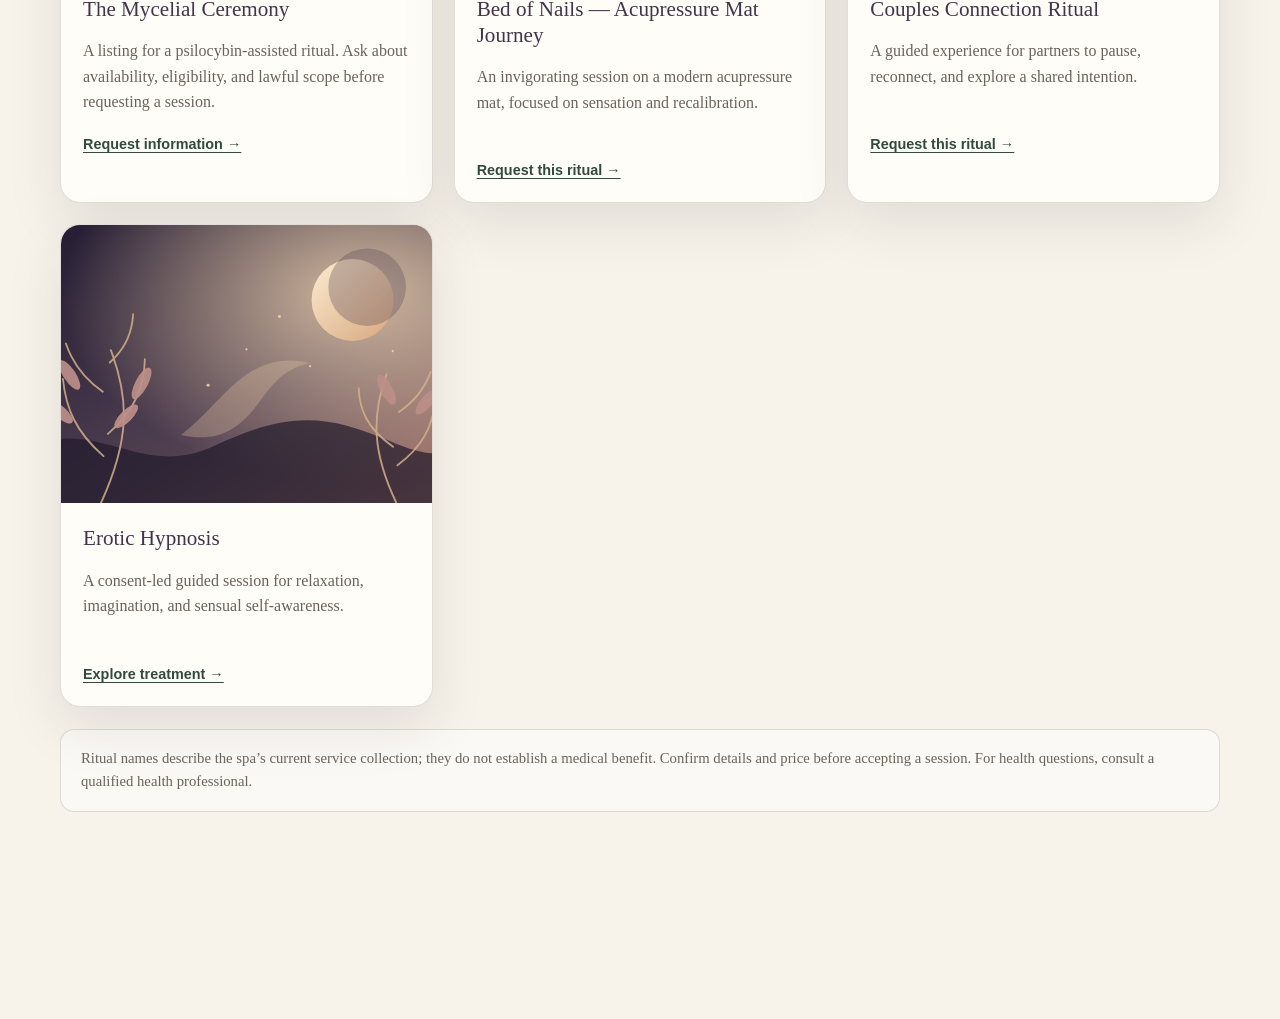
<file: shop/index.html>
<!doctype html>
<html lang="en">
  <head>
    <meta charset="utf-8" />
    <meta name="viewport" content="width=device-width, initial-scale=1" />
    <meta name="description" content="Browse Marquis day SPA rituals and submit a booking request." />
    <title>The Ritual Collection | Marquis day SPA</title>
    <link rel="canonical" href="https://marquis.spa/product-category/services/" />
    <meta http-equiv="refresh" content="0; url=/product-category/services/" />
    <link rel="stylesheet" href="/shared/site.css" />
  </head>
  <body>
    <main class="page">
      <p class="eyebrow">Marquis day SPA</p>
      <h1 class="page-title">Explore the ritual collection</h1>
      <p class="lede">Our rituals are listed in the services collection. Each booking begins with a request and a preferred time.</p>
      <p><a class="button" href="/product-category/services/">View rituals and services</a></p>
    </main>
    <footer class="site-footer"><div class="footer-wrap"><span>© 2026 Marquis day SPA</span><a class="button footer-reserve" href="/booking/">Reserve</a></div></footer>
  </body>
</html>
</file>
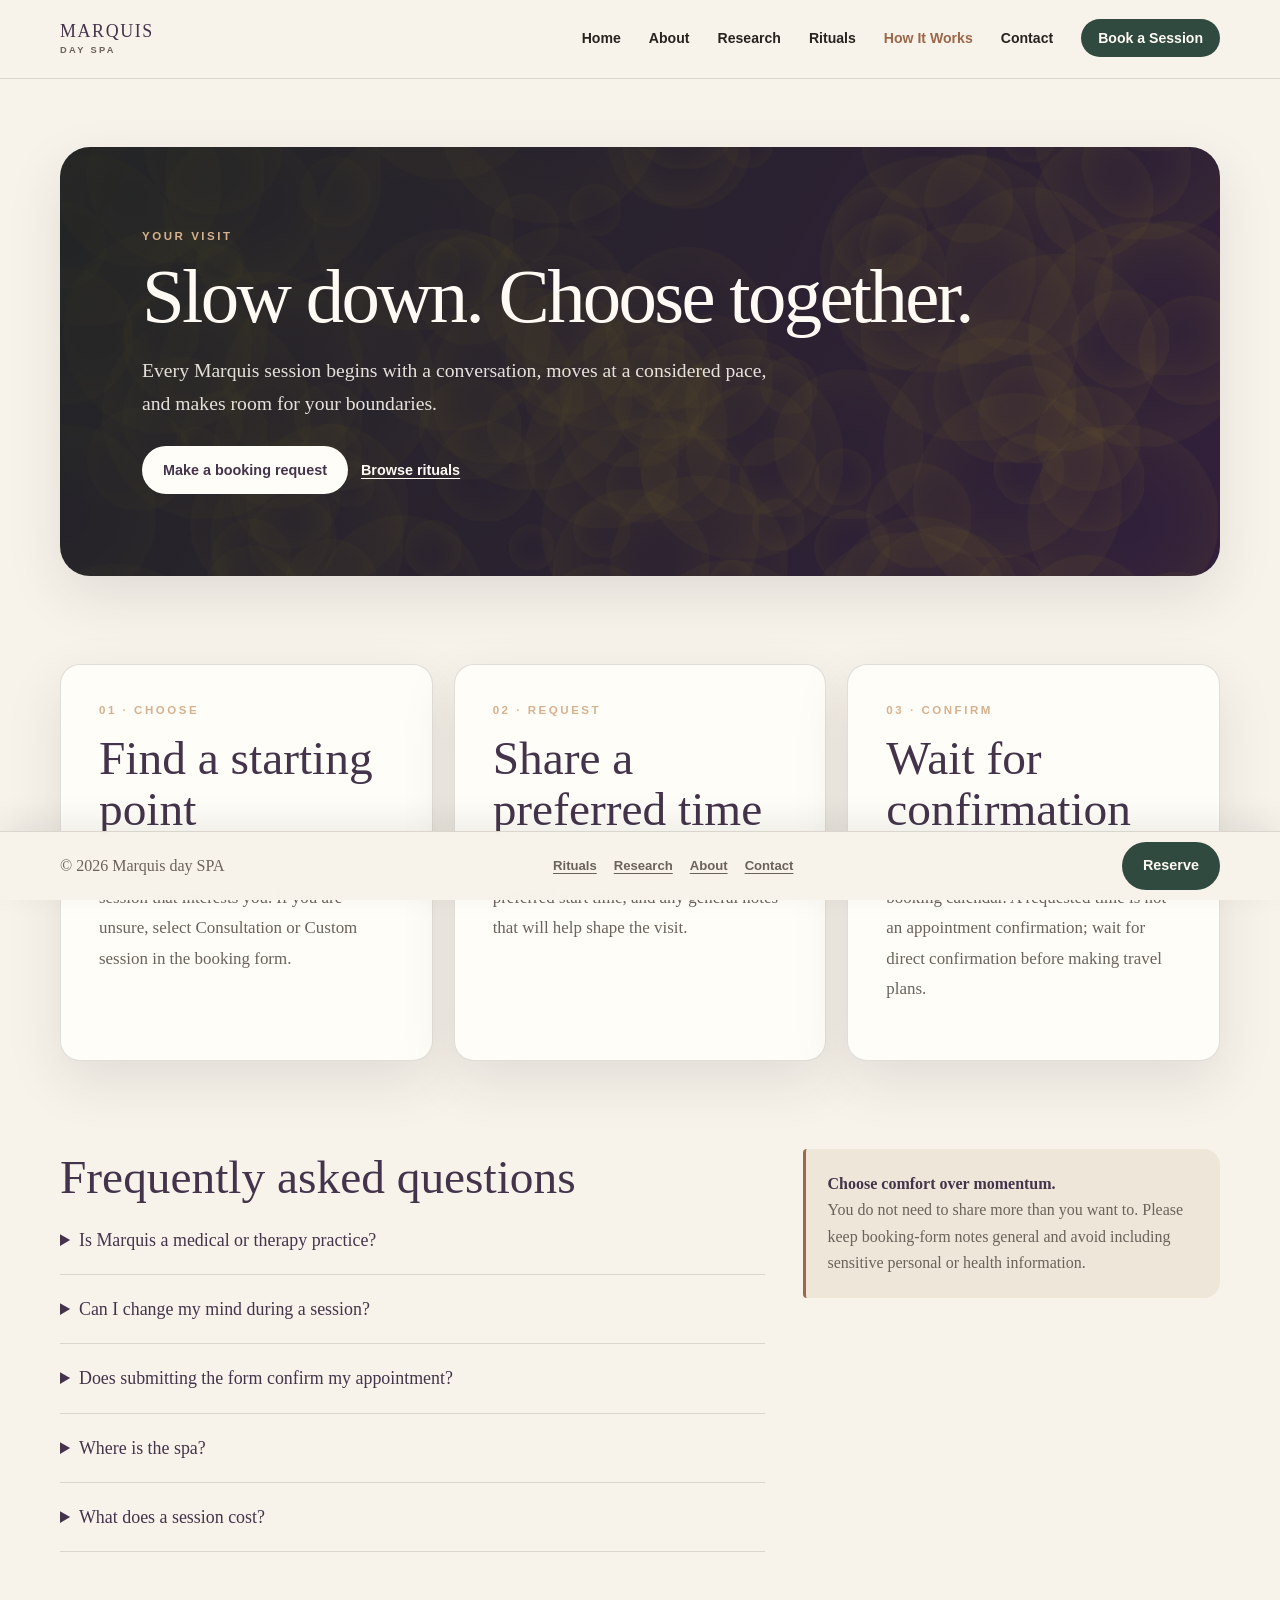
<file: work-with-me/index.html>
<!doctype html>
<html lang="en">
  <head>
    <meta charset="utf-8" />
    <meta name="viewport" content="width=device-width, initial-scale=1" />
    <meta name="description" content="What to expect from a Marquis day SPA ritual and how to send a session request." />
    <title>How It Works | Marquis day SPA</title>
    <link rel="stylesheet" href="/shared/site.css" />
  </head>
  <body>
    <a class="skip-link" href="#main">Skip to content</a>
    <header class="site-header"><nav class="nav-wrap" aria-label="Main navigation"><a class="brand" href="/">Marquis <span>day SPA</span></a><ul class="nav-links"><li><a href="/">Home</a></li><li><a href="/about/">About</a></li><li><a href="/research/">Research</a></li><li><a href="/product-category/services/">Rituals</a></li><li><a aria-current="page" href="/work-with-me/">How It Works</a></li><li><a href="/contact/">Contact</a></li><li><a class="nav-book" href="/booking/">Book a Session</a></li></ul></nav></header>
    <main id="main" class="page">
      <section class="hero"><p class="eyebrow">Your visit</p><h1>Slow down. Choose together.</h1><p class="lede">Every Marquis session begins with a conversation, moves at a considered pace, and makes room for your boundaries.</p><div class="hero-actions"><a class="button button-light" href="/booking/">Make a booking request</a><a class="text-link" style="color:#fffaf3;align-self:center" href="/product-category/services/">Browse rituals</a></div></section>
      <section class="section grid">
        <article class="content-card"><p class="eyebrow">01 · Choose</p><h2>Find a starting point</h2><p class="prose">Browse the ritual collection and choose a session that interests you. If you are unsure, select Consultation or Custom session in the booking form.</p></article>
        <article class="content-card"><p class="eyebrow">02 · Request</p><h2>Share a preferred time</h2><p class="prose">Send your contact details, service, preferred start time, and any general notes that will help shape the visit.</p></article>
        <article class="content-card"><p class="eyebrow">03 · Confirm</p><h2>Wait for confirmation</h2><p class="prose">The form records your request on the booking calendar. A requested time is not an appointment confirmation; wait for direct confirmation before making travel plans.</p></article>
      </section>
      <section class="section two-col">
        <div class="prose faq">
          <h2>Frequently asked questions</h2>
          <details><summary>Is Marquis a medical or therapy practice?</summary><p>No. Marquis is a spa and experiential wellness space. Sessions do not diagnose or treat medical or mental-health conditions and are not a substitute for licensed care.</p></details>
          <details><summary>Can I change my mind during a session?</summary><p>Yes. You may ask to pause, change direction, or end a session at any point. Boundaries are discussed before a ritual begins.</p></details>
          <details><summary>Does submitting the form confirm my appointment?</summary><p>No. It records a booking request and preferred time. Wait for personal confirmation before treating the time as booked.</p></details>
          <details><summary>Where is the spa?</summary><p>Marquis is in a private forest setting. Location and visit details are shared after a session is confirmed.</p></details>
          <details><summary>What does a session cost?</summary><p>Current service cards do not show reliable pricing. Confirm the price and session details directly before agreeing to a booking.</p></details>
        </div>
        <aside class="callout"><strong>Choose comfort over momentum.</strong><br />You do not need to share more than you want to. Please keep booking-form notes general and avoid including sensitive personal or health information.</aside>
      </section>
    </main>
    <footer class="site-footer"><div class="footer-wrap"><span>© 2026 Marquis day SPA</span><nav class="footer-nav" aria-label="Footer navigation"><a href="/product-category/services/">Rituals</a><a href="/research/">Research</a><a href="/about/">About</a><a href="/contact/">Contact</a></nav><a class="button footer-reserve" href="/booking/">Reserve</a></div></footer>
  </body>
</html>
</file>
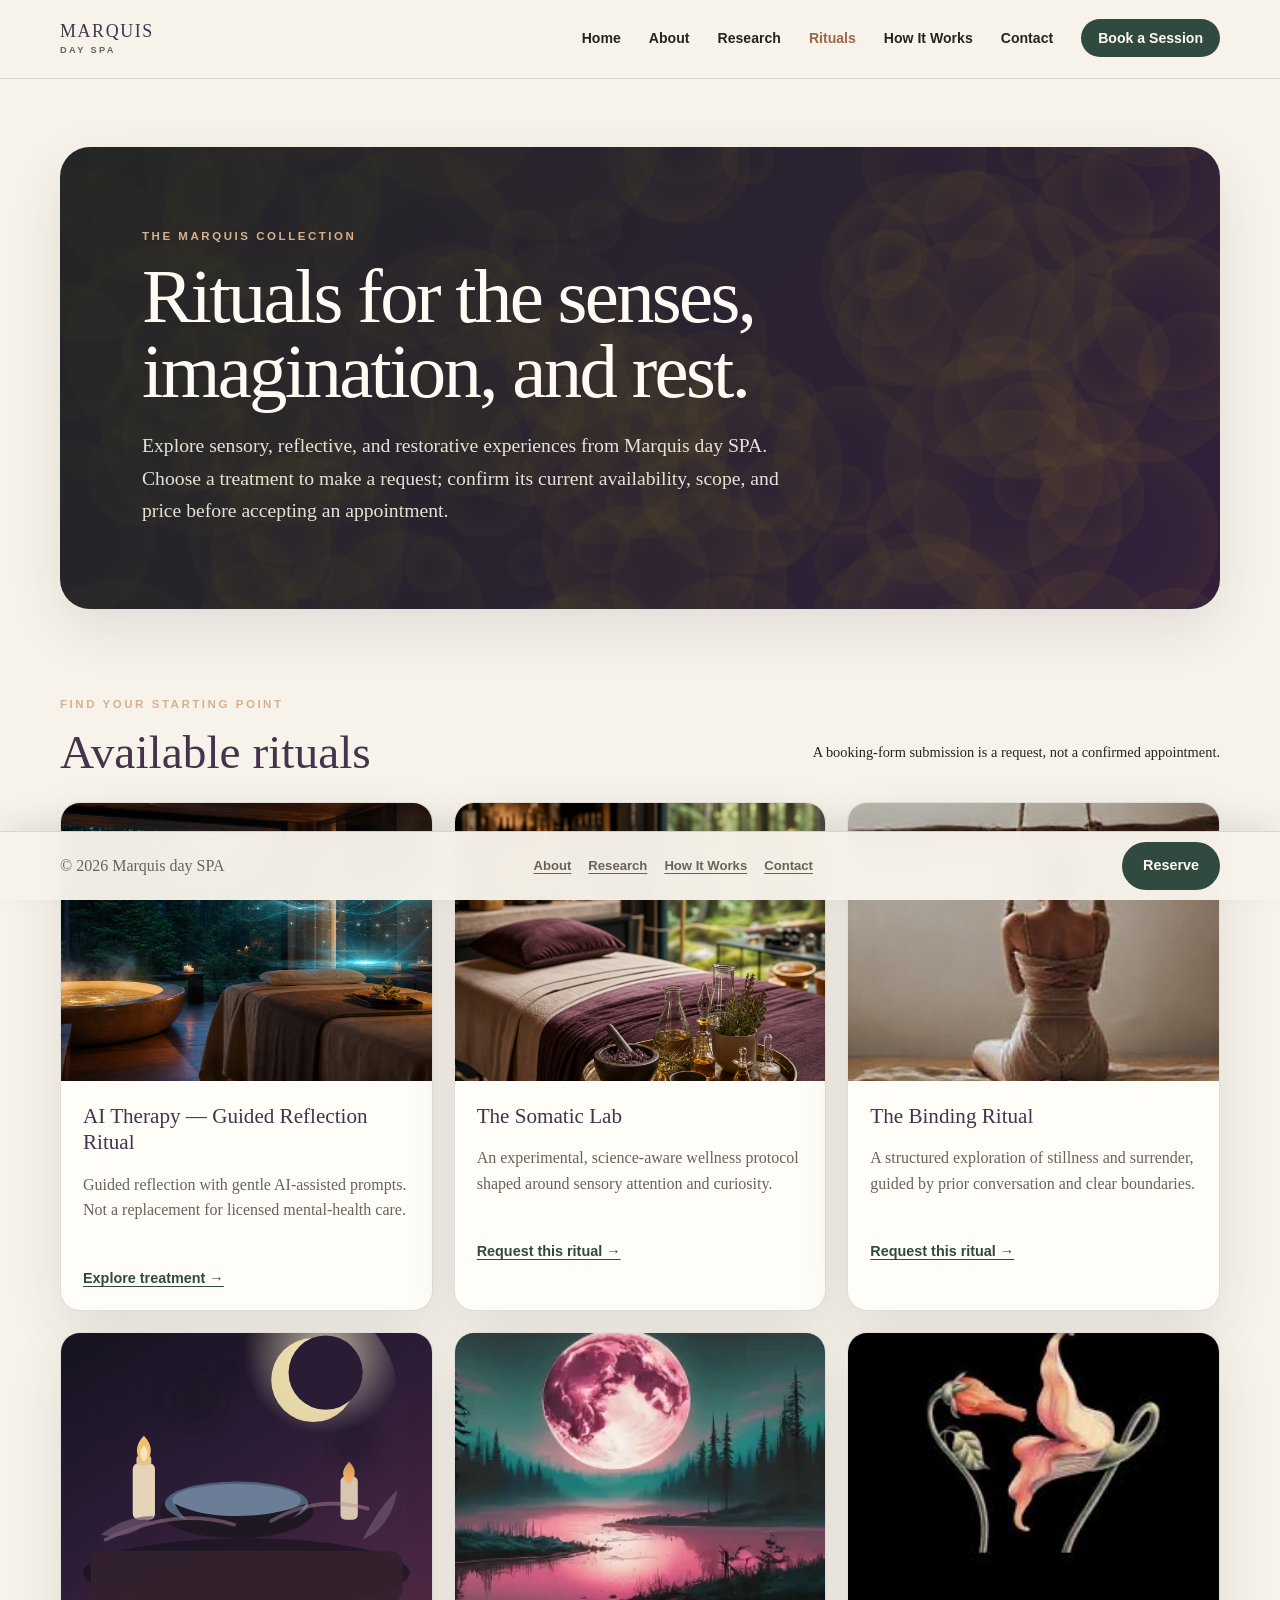
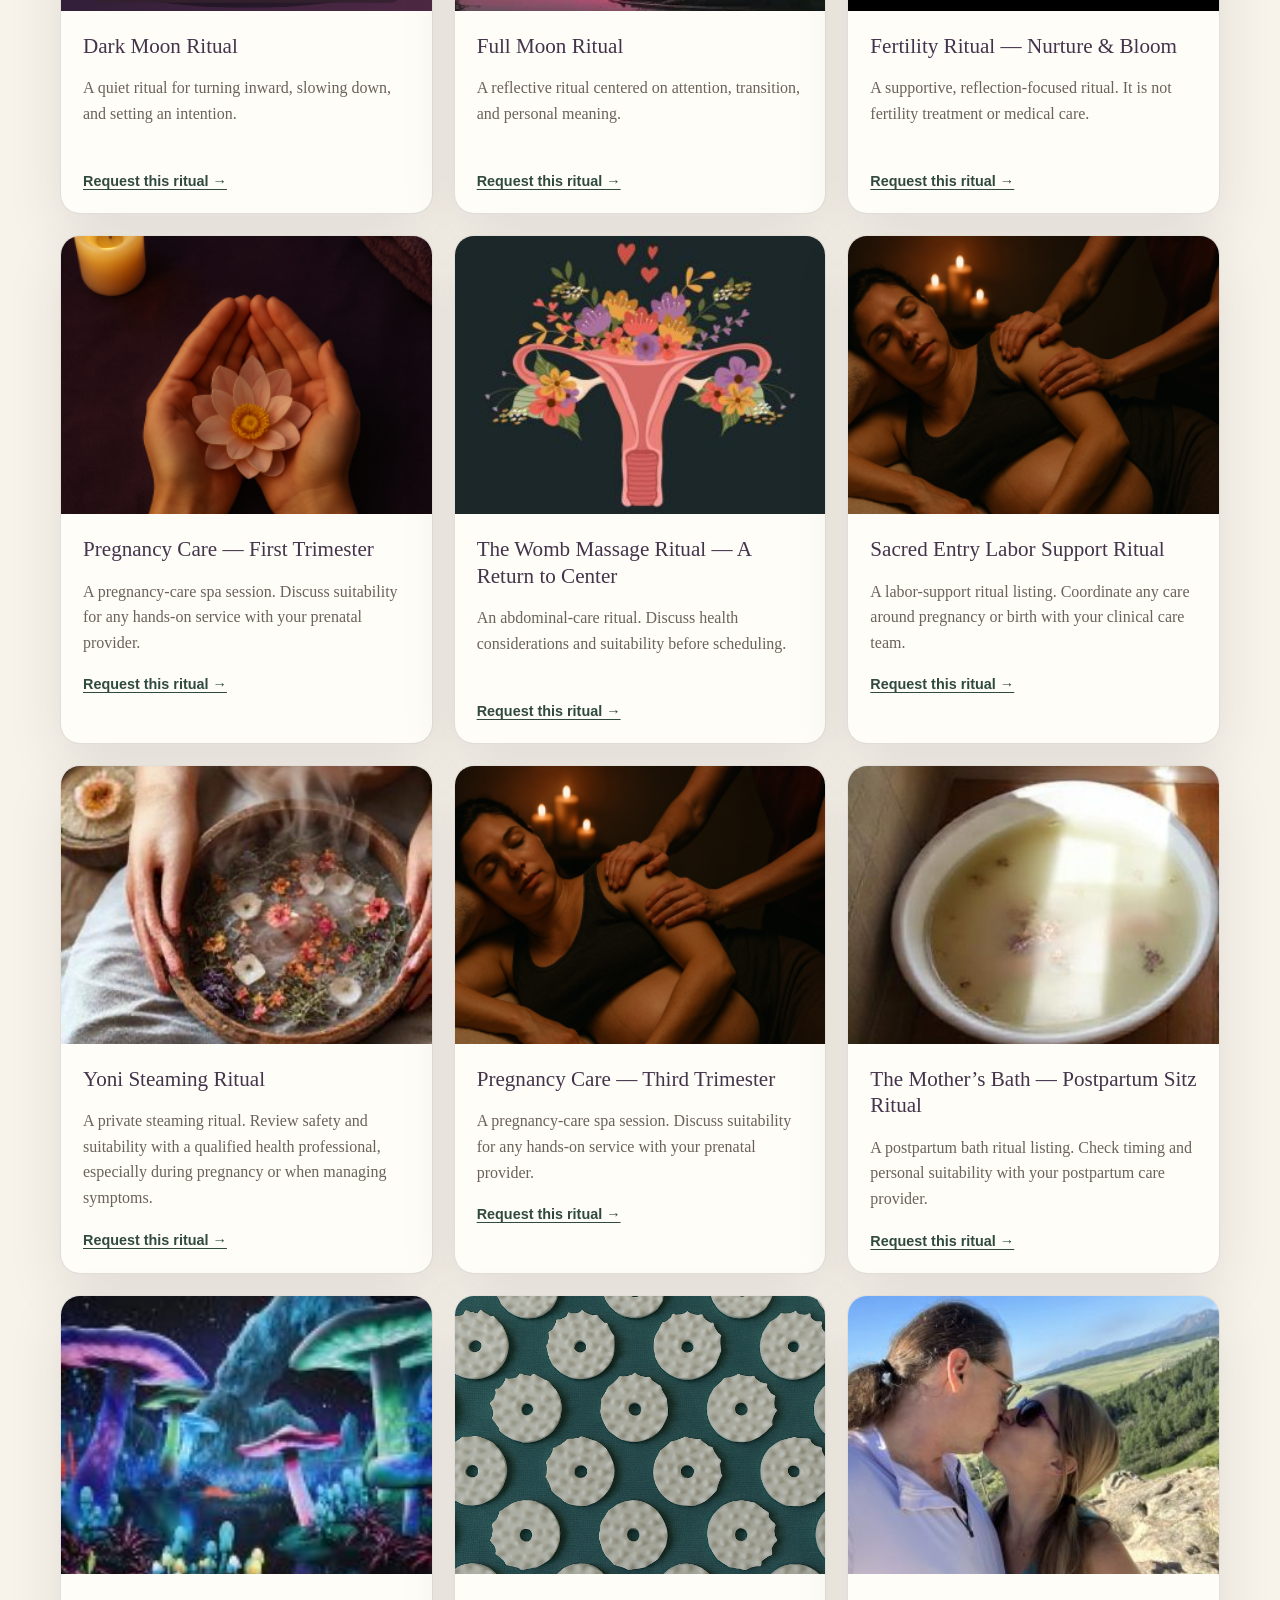
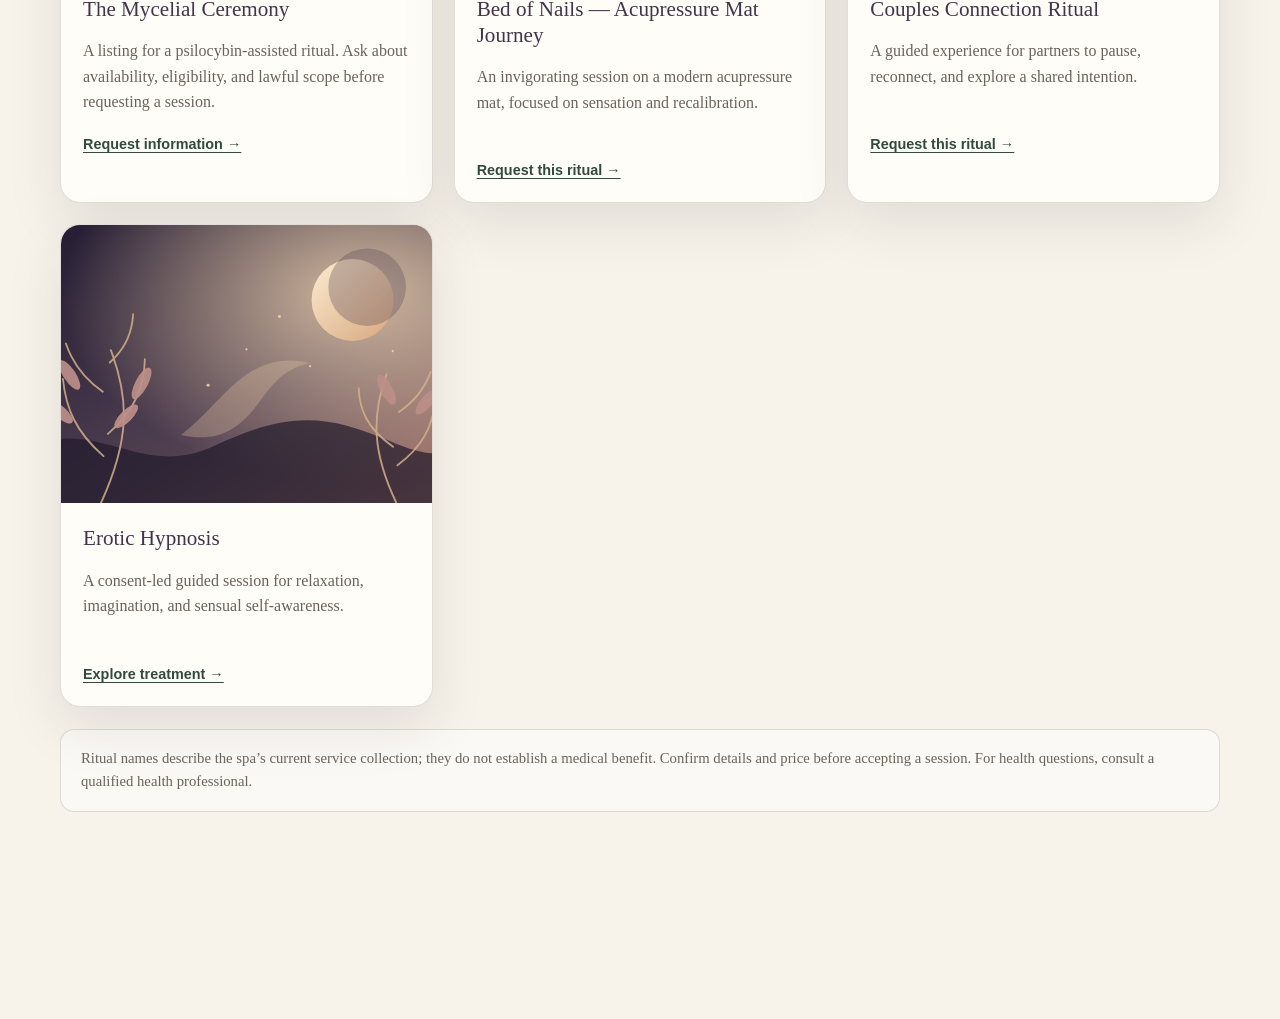
<file: product-category/services/index.html>
<!doctype html>
<html lang="en">
  <head>
    <meta charset="utf-8" />
    <meta name="viewport" content="width=device-width, initial-scale=1" />
    <meta name="description" content="Explore sensory, reflective, and restorative rituals at Marquis day SPA. Send a request for a service and preferred time." />
    <title>Rituals &amp; Services | Marquis day SPA</title>
    <link rel="stylesheet" href="/shared/site.css" />
  </head>
  <body>
    <a class="skip-link" href="#main">Skip to content</a>
    <header class="site-header"><nav class="nav-wrap" aria-label="Main navigation"><a class="brand" href="/">Marquis <span>day SPA</span></a><ul class="nav-links"><li><a href="/">Home</a></li><li><a href="/about/">About</a></li><li><a href="/research/">Research</a></li><li><a aria-current="page" href="/product-category/services/">Rituals</a></li><li><a href="/work-with-me/">How It Works</a></li><li><a href="/contact/">Contact</a></li><li><a class="nav-book" href="/booking/">Book a Session</a></li></ul></nav></header>
    <main id="main" class="page">
      <section class="hero"><p class="eyebrow">The Marquis collection</p><h1>Rituals for the senses, imagination, and rest.</h1><p class="lede">Explore sensory, reflective, and restorative experiences from Marquis day SPA. Choose a treatment to make a request; confirm its current availability, scope, and price before accepting an appointment.</p></section>
      <section class="section">
        <div class="section-head"><div><p class="eyebrow">Find your starting point</p><h2>Available rituals</h2></div><p class="small">A booking-form submission is a request, not a confirmed appointment.</p></div>
        <div class="grid">
          <article class="treatment-card"><img src="/wp-content/uploads/2026/06/ai-therapy-featured.png" alt="AI-assisted reflection session" loading="lazy" /><div class="treatment-card-body"><h3>AI Therapy — Guided Reflection Ritual</h3><p>Guided reflection with gentle AI-assisted prompts. Not a replacement for licensed mental-health care.</p><a class="text-link" href="/shop/ai-therapy/">Explore treatment →</a></div></article>
          <article class="treatment-card"><img src="/wp-content/uploads/2026/06/somatic-lab-featured.png" alt="Somatic Lab experimental wellness ritual" loading="lazy" /><div class="treatment-card-body"><h3>The Somatic Lab</h3><p>An experimental, science-aware wellness protocol shaped around sensory attention and curiosity.</p><a class="text-link" href="/booking/?service=The%20Somatic%20Lab">Request this ritual →</a></div></article>
          <article class="treatment-card"><img src="/wp-content/uploads/2025/04/67f0141edacd4-300x300.jpg" alt="The Binding Ritual" loading="lazy" /><div class="treatment-card-body"><h3>The Binding Ritual</h3><p>A structured exploration of stillness and surrender, guided by prior conversation and clear boundaries.</p><a class="text-link" href="/booking/?service=The%20Binding%20Ritual%20%E2%80%93%20Surrender%20in%20Stillness">Request this ritual →</a></div></article>
          <article class="treatment-card"><img src="/wp-content/uploads/2026/06/dark-moon-ritual-featured.svg" alt="Dark Moon Ritual artwork" loading="lazy" /><div class="treatment-card-body"><h3>Dark Moon Ritual</h3><p>A quiet ritual for turning inward, slowing down, and setting an intention.</p><a class="text-link" href="/booking/?service=Dark%20Moon%20Ritual">Request this ritual →</a></div></article>
          <article class="treatment-card"><img src="/wp-content/uploads/2025/04/pink-moon.jpg-300x300.webp" alt="Full Moon Ritual artwork" loading="lazy" /><div class="treatment-card-body"><h3>Full Moon Ritual</h3><p>A reflective ritual centered on attention, transition, and personal meaning.</p><a class="text-link" href="/booking/?service=Full%20Moon%20Ritual">Request this ritual →</a></div></article>
          <article class="treatment-card"><img src="/wp-content/uploads/2025/04/images-1.jpeg" alt="Fertility Ritual artwork" loading="lazy" /><div class="treatment-card-body"><h3>Fertility Ritual — Nurture &amp; Bloom</h3><p>A supportive, reflection-focused ritual. It is not fertility treatment or medical care.</p><a class="text-link" href="/booking/?service=Fertility%20Ritual%20%E2%80%94%20Nurture%20%26%20Bloom">Request this ritual →</a></div></article>
          <article class="treatment-card"><img src="/wp-content/uploads/2025/04/first-300x300.png" alt="Pregnancy Care — First Trimester" loading="lazy" /><div class="treatment-card-body"><h3>Pregnancy Care — First Trimester</h3><p>A pregnancy-care spa session. Discuss suitability for any hands-on service with your prenatal provider.</p><a class="text-link" href="/booking/?service=Pregnancy%20Care%20%E2%80%93%20First%20Trimester">Request this ritual →</a></div></article>
          <article class="treatment-card"><img src="/wp-content/uploads/2025/04/istockphoto-1406697805-612x612-1-300x300.jpg" alt="Womb Massage Ritual" loading="lazy" /><div class="treatment-card-body"><h3>The Womb Massage Ritual — A Return to Center</h3><p>An abdominal-care ritual. Discuss health considerations and suitability before scheduling.</p><a class="text-link" href="/booking/?service=The%20Womb%20Massage%20Ritual%20%E2%80%93%20A%20Return%20to%20Center">Request this ritual →</a></div></article>
          <article class="treatment-card"><img src="/wp-content/uploads/2025/04/labor-300x300.png" alt="Sacred Entry Labor Support Ritual" loading="lazy" /><div class="treatment-card-body"><h3>Sacred Entry Labor Support Ritual</h3><p>A labor-support ritual listing. Coordinate any care around pregnancy or birth with your clinical care team.</p><a class="text-link" href="/booking/?service=Sacred%20Entry%20Labor%20Support%20Ritual">Request this ritual →</a></div></article>
          <article class="treatment-card"><img src="/wp-content/uploads/2025/04/67f0175ce1c60-300x300.jpg" alt="Yoni Steaming Ritual" loading="lazy" /><div class="treatment-card-body"><h3>Yoni Steaming Ritual</h3><p>A private steaming ritual. Review safety and suitability with a qualified health professional, especially during pregnancy or when managing symptoms.</p><a class="text-link" href="/booking/?service=Yoni%20Steaming%20Ritual">Request this ritual →</a></div></article>
          <article class="treatment-card"><img src="/wp-content/uploads/2025/04/labor-300x300.png" alt="Pregnancy Care — Third Trimester" loading="lazy" /><div class="treatment-card-body"><h3>Pregnancy Care — Third Trimester</h3><p>A pregnancy-care spa session. Discuss suitability for any hands-on service with your prenatal provider.</p><a class="text-link" href="/booking/?service=Pregnancy%20Care%20%E2%80%93%20Third%20Trimester">Request this ritual →</a></div></article>
          <article class="treatment-card"><img src="/wp-content/uploads/2025/04/67f017960b17c-300x300.jpg" alt="The Mother’s Bath — Postpartum Sitz Ritual" loading="lazy" /><div class="treatment-card-body"><h3>The Mother’s Bath — Postpartum Sitz Ritual</h3><p>A postpartum bath ritual listing. Check timing and personal suitability with your postpartum care provider.</p><a class="text-link" href="/booking/?service=The%20Mother%E2%80%99s%20Bath%20%E2%80%93%20Postpartum%20Sitz%20Ritual">Request this ritual →</a></div></article>
          <article class="treatment-card"><img src="/wp-content/uploads/2025/04/img_6488-150x150.jpeg" alt="Mycelial Ceremony" loading="lazy" /><div class="treatment-card-body"><h3>The Mycelial Ceremony</h3><p>A listing for a psilocybin-assisted ritual. Ask about availability, eligibility, and lawful scope before requesting a session.</p><a class="text-link" href="/booking/?service=The%20Mycelial%20Ceremony">Request information →</a></div></article>
          <article class="treatment-card"><img src="/wp-content/uploads/2025/05/image.png" alt="Bed of Nails acupressure mat journey" loading="lazy" /><div class="treatment-card-body"><h3>Bed of Nails — Acupressure Mat Journey</h3><p>An invigorating session on a modern acupressure mat, focused on sensation and recalibration.</p><a class="text-link" href="/booking/?service=Bed%20of%20Nails%3A%20The%20Acupressure%20Mat%20Journey">Request this ritual →</a></div></article>
          <article class="treatment-card"><img src="/wp-content/uploads/2026/01/img_8115-300x300.jpeg" alt="Couples Connection Ritual" loading="lazy" /><div class="treatment-card-body"><h3>Couples Connection Ritual</h3><p>A guided experience for partners to pause, reconnect, and explore a shared intention.</p><a class="text-link" href="/booking/?service=Couples%20Connection%20Ritual">Request this ritual →</a></div></article>
          <article class="treatment-card"><img src="/shop/erotic-hypnosis/treatment-art.svg" alt="Moonlit botanical artwork for Erotic Hypnosis" loading="lazy" /><div class="treatment-card-body"><h3>Erotic Hypnosis</h3><p>A consent-led guided session for relaxation, imagination, and sensual self-awareness.</p><a class="text-link" href="/shop/erotic-hypnosis/">Explore treatment →</a></div></article>
        </div>
      </section>
      <p class="notice">Ritual names describe the spa’s current service collection; they do not establish a medical benefit. Confirm details and price before accepting a session. For health questions, consult a qualified health professional.</p>
    </main>
    <footer class="site-footer"><div class="footer-wrap"><span>© 2026 Marquis day SPA</span><nav class="footer-nav" aria-label="Footer navigation"><a href="/about/">About</a><a href="/research/">Research</a><a href="/work-with-me/">How It Works</a><a href="/contact/">Contact</a></nav><a class="button footer-reserve" href="/booking/">Reserve</a></div></footer>
  </body>
</html>
</file>
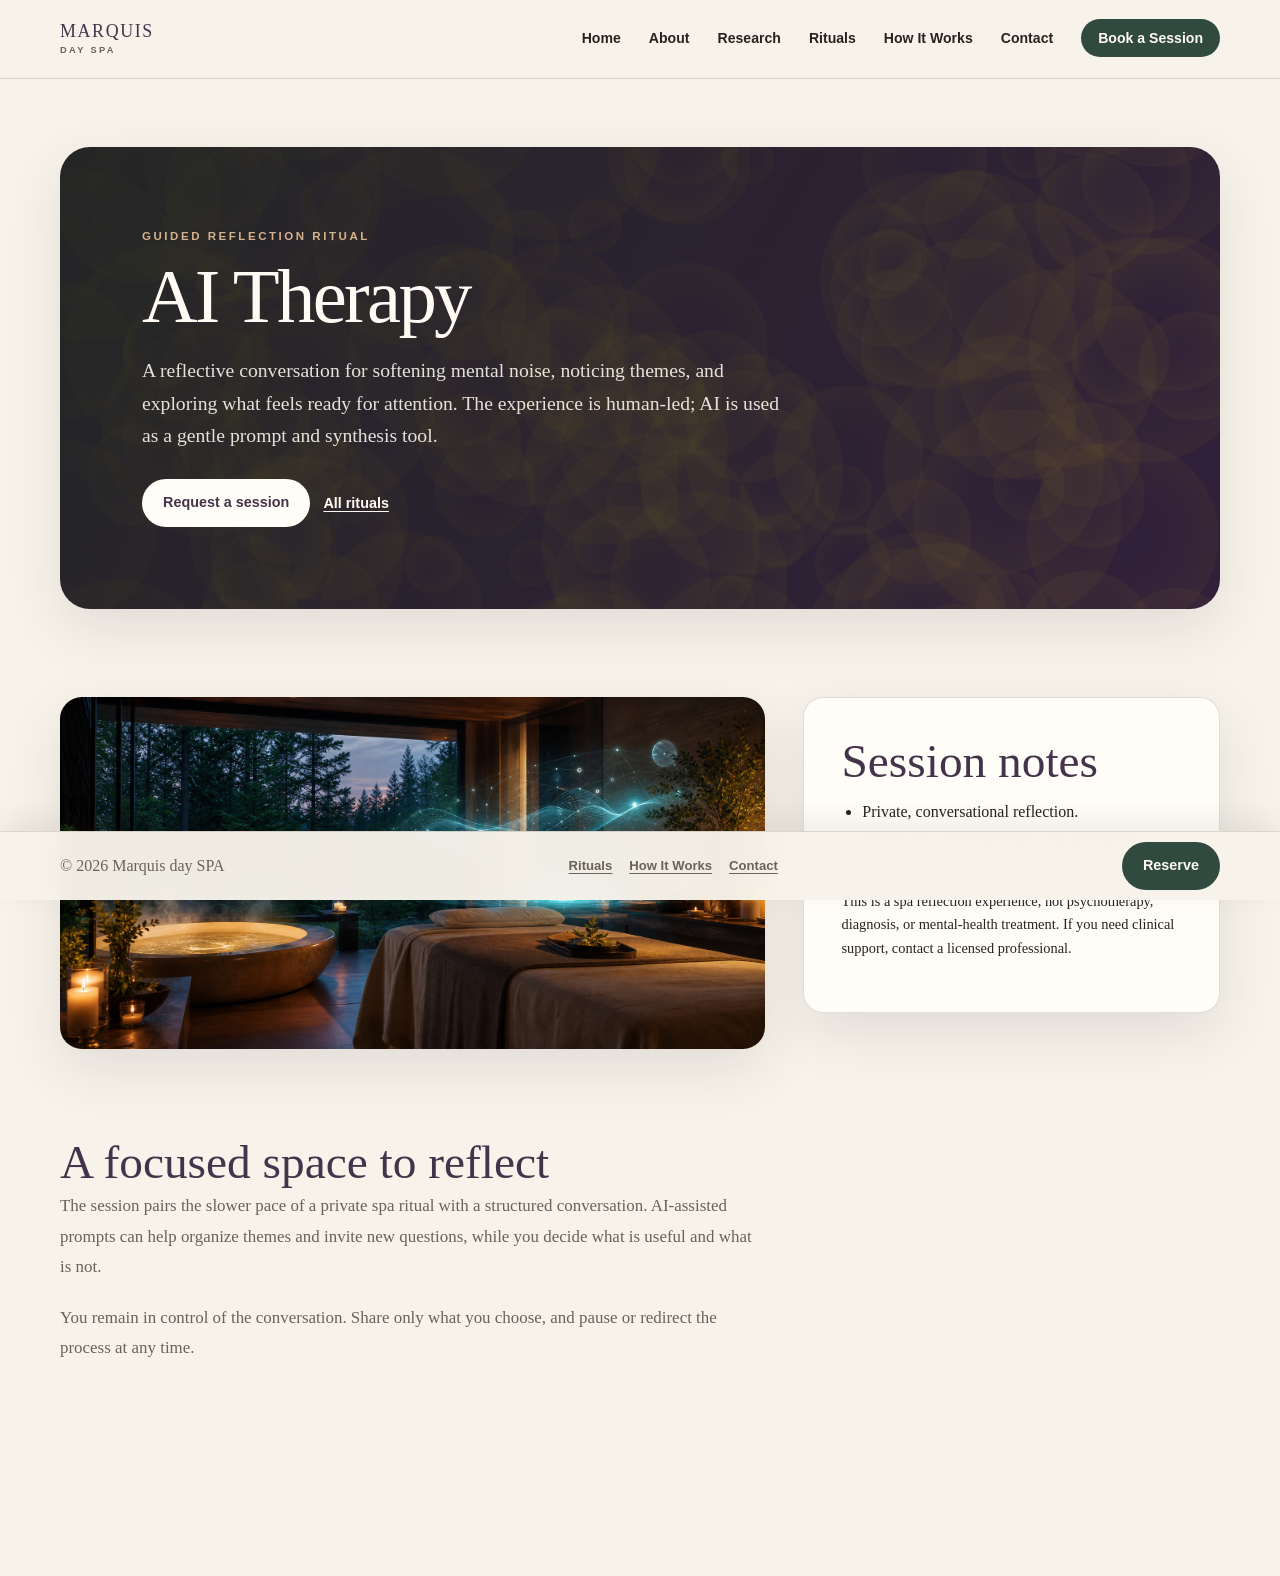
<file: shop/ai-therapy/index.html>
<!doctype html>
<html lang="en">
  <head>
    <meta charset="utf-8" />
    <meta name="viewport" content="width=device-width, initial-scale=1" />
    <meta name="description" content="A guided reflection ritual at Marquis day SPA, using gentle AI-assisted prompts in a human-led conversation." />
    <title>AI Therapy — Guided Reflection Ritual | Marquis day SPA</title>
    <link rel="stylesheet" href="/shared/site.css" />
  </head>
  <body>
    <a class="skip-link" href="#main">Skip to content</a>
    <header class="site-header"><nav class="nav-wrap" aria-label="Main navigation"><a class="brand" href="/">Marquis <span>day SPA</span></a><ul class="nav-links"><li><a href="/">Home</a></li><li><a href="/about/">About</a></li><li><a href="/research/">Research</a></li><li><a href="/product-category/services/">Rituals</a></li><li><a href="/work-with-me/">How It Works</a></li><li><a href="/contact/">Contact</a></li><li><a class="nav-book" href="/booking/">Book a Session</a></li></ul></nav></header>
    <main id="main" class="page">
      <section class="hero"><p class="eyebrow">Guided reflection ritual</p><h1>AI Therapy</h1><p class="lede">A reflective conversation for softening mental noise, noticing themes, and exploring what feels ready for attention. The experience is human-led; AI is used as a gentle prompt and synthesis tool.</p><div class="hero-actions"><a class="button button-light" href="/booking/?service=AI%20Therapy">Request a session</a><a class="text-link" style="color:#fffaf3;align-self:center" href="/product-category/services/">All rituals</a></div></section>
      <section class="section two-col">
        <div class="prose"><img class="service-art" src="/wp-content/uploads/2026/06/ai-therapy-featured.png" alt="The AI Therapy reflection ritual at Marquis day SPA" /><h2>A focused space to reflect</h2><p>The session pairs the slower pace of a private spa ritual with a structured conversation. AI-assisted prompts can help organize themes and invite new questions, while you decide what is useful and what is not.</p><p>You remain in control of the conversation. Share only what you choose, and pause or redirect the process at any time.</p></div>
        <aside class="content-card"><h2>Session notes</h2><ul class="note-list"><li>Private, conversational reflection.</li><li>Gentle AI-assisted prompts and summaries.</li><li>Human-led, with your choice guiding the session.</li></ul><p class="small">This is a spa reflection experience, not psychotherapy, diagnosis, or mental-health treatment. If you need clinical support, contact a licensed professional.</p></aside>
      </section>
    </main>
    <footer class="site-footer"><div class="footer-wrap"><span>© 2026 Marquis day SPA</span><nav class="footer-nav" aria-label="Footer navigation"><a href="/product-category/services/">Rituals</a><a href="/work-with-me/">How It Works</a><a href="/contact/">Contact</a></nav><a class="button footer-reserve" href="/booking/">Reserve</a></div></footer>
  </body>
</html>
</file>
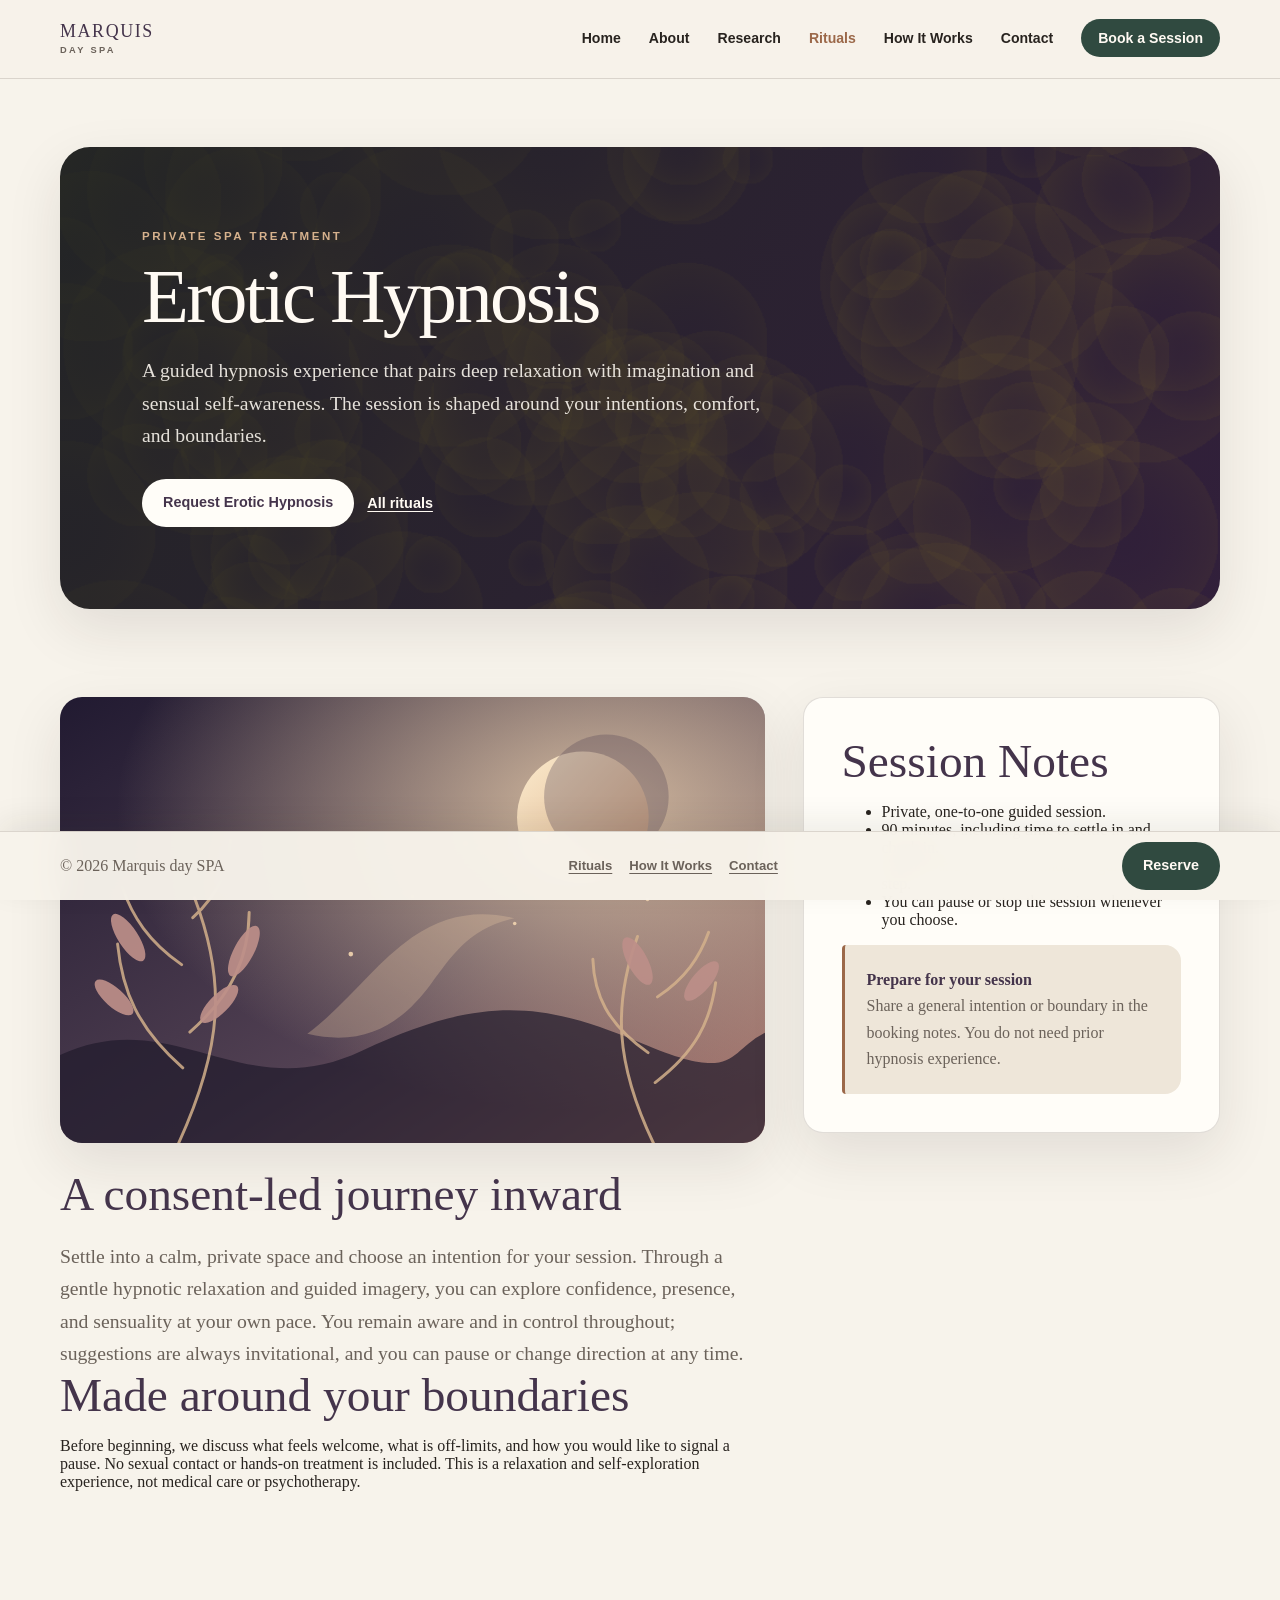
<file: shop/erotic-hypnosis/index.html>
<!DOCTYPE html>
<html lang="en">
  <head>
    <meta charset="UTF-8" />
    <meta name="viewport" content="width=device-width, initial-scale=1.0" />
    <title>Erotic Hypnosis | Marquis day SPA</title>
    <meta
      name="description"
      content="A private, consent-centered hypnosis session for relaxation, imagination, and sensual self-awareness at Marquis day SPA."
    />
    <link rel="stylesheet" href="/shared/site.css" />
  </head>
  <body>
    <a class="skip-link" href="#main">Skip to content</a>
    <header class="site-header"><nav class="nav-wrap" aria-label="Main navigation"><a class="brand" href="/">Marquis <span>day SPA</span></a><ul class="nav-links"><li><a href="/">Home</a></li><li><a href="/about/">About</a></li><li><a href="/research/">Research</a></li><li><a aria-current="page" href="/product-category/services/">Rituals</a></li><li><a href="/work-with-me/">How It Works</a></li><li><a href="/contact/">Contact</a></li><li><a class="nav-book" href="/booking/">Book a Session</a></li></ul></nav></header>
    <main id="main" class="page">
      <section class="hero">
        <p class="eyebrow">Private spa treatment</p>
        <h1>Erotic Hypnosis</h1>
        <p class="lede">
          A guided hypnosis experience that pairs deep relaxation with
          imagination and sensual self-awareness. The session is shaped around
          your intentions, comfort, and boundaries.
        </p>
        <div class="hero-actions">
          <a class="button button-light" href="/booking/?service=Erotic%20Hypnosis">Request Erotic Hypnosis</a>
          <a class="text-link" style="color:#fffaf3;align-self:center" href="/product-category/services/">All rituals</a>
        </div>
      </section>

      <section class="section two-col">
        <div>
          <img class="service-art" src="treatment-art.svg" alt="Moonlit botanical artwork for the Erotic Hypnosis spa treatment" />
          <h2>A consent-led journey inward</h2>
          <p class="lede">
            Settle into a calm, private space and choose an intention for your
            session. Through a gentle hypnotic relaxation and guided imagery,
            you can explore confidence, presence, and sensuality at your own
            pace. You remain aware and in control throughout; suggestions are
            always invitational, and you can pause or change direction at any
            time.
          </p>
          <h2>Made around your boundaries</h2>
          <p>
            Before beginning, we discuss what feels welcome, what is off-limits,
            and how you would like to signal a pause. No sexual contact or
            hands-on treatment is included. This is a relaxation and
            self-exploration experience, not medical care or psychotherapy.
          </p>
        </div>

        <aside class="content-card">
          <h2>Session Notes</h2>
          <ul>
            <li>Private, one-to-one guided session.</li>
            <li>90 minutes, including time to settle in and check in.</li>
            <li>Consent and personal boundaries guide every step.</li>
            <li>You can pause or stop the session whenever you choose.</li>
          </ul>

          <div class="callout"><strong>Prepare for your session</strong><br />Share a general intention or boundary in the booking notes. You do not need prior hypnosis experience.</div>
        </aside>
      </section>
    </main>
    <footer class="site-footer"><div class="footer-wrap"><span>© 2026 Marquis day SPA</span><nav class="footer-nav" aria-label="Footer navigation"><a href="/product-category/services/">Rituals</a><a href="/work-with-me/">How It Works</a><a href="/contact/">Contact</a></nav><a class="button footer-reserve" href="/booking/">Reserve</a></div></footer>
  </body>
</html>
</file>
<file: shared/site.css>
:root {
  color-scheme: light;
  --ink: #28231f;
  --muted: #6b625a;
  --paper: #f7f3eb;
  --paper-deep: #eee6d9;
  --card: #fffdf8;
  --plum: #44344b;
  --forest: #304a40;
  --copper: #9b6849;
  --line: rgba(55, 43, 37, .15);
  --shadow: 0 20px 55px rgba(42, 34, 29, .10);
  font-family: Georgia, "Times New Roman", serif;
  color: var(--ink);
  background: var(--paper);
  font-synthesis: none;
  text-rendering: optimizeLegibility;
}

* { box-sizing: border-box; }
html { scroll-behavior: smooth; }
body { margin: 0; min-width: 320px; padding-bottom: 104px; background: var(--paper); }
img { display: block; max-width: 100%; }
a { color: var(--forest); text-underline-offset: .2em; }
a:hover { color: var(--copper); }
a:focus-visible, button:focus-visible, input:focus-visible, select:focus-visible,
textarea:focus-visible { outline: 3px solid #c48b58; outline-offset: 3px; }
.skip-link { position: absolute; left: 1rem; top: -5rem; z-index: 10; background: var(--card); padding: .8rem 1rem; }
.skip-link:focus { top: 1rem; }
.site-header { border-bottom: 1px solid var(--line); background: rgba(247, 243, 235, .96); }
.nav-wrap { width: min(1160px, calc(100% - 40px)); margin: auto; min-height: 78px; display: flex; align-items: center; justify-content: space-between; gap: 24px; }
.brand { color: var(--plum); text-decoration: none; font-size: 1.12rem; letter-spacing: .09em; text-transform: uppercase; white-space: nowrap; }
.brand span { display: block; margin-top: 3px; color: var(--muted); font: 600 .58rem/1.2 Arial, sans-serif; letter-spacing: .25em; }
.nav-links { display: flex; align-items: center; gap: clamp(12px, 2.2vw, 28px); margin: 0; padding: 0; list-style: none; }
.nav-links a { color: var(--ink); text-decoration: none; font: 600 .88rem/1.4 Arial, sans-serif; }
.nav-links a[aria-current="page"] { color: var(--copper); }
.nav-links .nav-book { padding: 11px 17px; border-radius: 999px; color: #fffaf3; background: var(--forest); }
.nav-links .nav-book:hover { background: var(--plum); }
.page { width: min(1160px, calc(100% - 40px)); margin: auto; padding: 68px 0 88px; }
.hero { position: relative; overflow: hidden; padding: clamp(38px, 7vw, 82px); border-radius: 30px; color: #fffaf3; background: linear-gradient(120deg, rgba(34, 39, 35, .91), rgba(54, 42, 58, .67)), url("../wp-content/uploads/2025/04/indulge_worship_background_distinct.png") center 48% / cover; box-shadow: var(--shadow); }
.hero h1 { max-width: 850px; margin: 0; font-size: clamp(2.6rem, 6vw, 5.6rem); line-height: .98; font-weight: 400; letter-spacing: -.035em; }
.hero .lede { max-width: 650px; color: rgba(255, 250, 243, .88); }
.eyebrow { margin: 0 0 15px; color: #d6b18d; font: 700 .72rem/1.3 Arial, sans-serif; letter-spacing: .22em; text-transform: uppercase; }
.lede { max-width: 730px; margin: 20px 0 0; color: var(--muted); font-size: clamp(1.05rem, 1.7vw, 1.23rem); line-height: 1.65; }
.hero-actions { display: flex; flex-wrap: wrap; gap: 13px; margin-top: 27px; }
.button { display: inline-flex; min-height: 48px; align-items: center; justify-content: center; padding: 13px 20px; border: 1px solid transparent; border-radius: 999px; background: var(--forest); color: #fffaf3; font: 700 .9rem/1.2 Arial, sans-serif; text-decoration: none; transition: background .18s ease, transform .18s ease; }
.button:hover { transform: translateY(-1px); background: var(--plum); color: #fffaf3; }
.button-light { background: var(--card); color: var(--plum); }
.button-light:hover { background: #f1e4d5; color: var(--plum); }
.text-link { font: 700 .9rem/1.4 Arial, sans-serif; }
.section { margin-top: clamp(54px, 8vw, 88px); }
.section-head { display: flex; justify-content: space-between; align-items: end; gap: 24px; margin-bottom: 24px; }
.section h2, .page-title { margin: 0; color: var(--plum); font-size: clamp(1.9rem, 3.7vw, 3rem); line-height: 1.08; font-weight: 400; }
.section-intro { max-width: 660px; color: var(--muted); line-height: 1.7; }
.grid { display: grid; grid-template-columns: repeat(3, minmax(0, 1fr)); gap: 21px; }
.treatment-card, .content-card { overflow: hidden; border: 1px solid var(--line); border-radius: 20px; background: var(--card); box-shadow: var(--shadow); }
.treatment-card img { width: 100%; aspect-ratio: 4 / 3; object-fit: cover; background: var(--paper-deep); }
.treatment-card-body { padding: 22px; }
.treatment-card h3 { margin: 0; color: var(--plum); font-size: 1.32rem; line-height: 1.25; font-weight: 400; }
.treatment-card p { min-height: 4.8em; color: var(--muted); line-height: 1.6; }
.treatment-card .text-link { display: inline-block; margin-top: 3px; }
.two-col { display: grid; grid-template-columns: minmax(0, 1.35fr) minmax(260px, .8fr); gap: 38px; align-items: start; }
.content-card { padding: clamp(23px, 4vw, 38px); }
.prose { max-width: 780px; color: var(--muted); font-size: 1.06rem; line-height: 1.8; }
.prose h2, .prose h3 { margin-top: 1.8em; color: var(--plum); font-weight: 400; line-height: 1.2; }
.prose h2:first-child, .prose h3:first-child { margin-top: 0; }
.prose p { margin: 0 0 1.2em; }
.prose ul, .note-list { padding-left: 1.3em; }
.prose li, .note-list li { margin: .55em 0; }
.portrait { width: 100%; border-radius: 22px; aspect-ratio: 4 / 5; object-fit: cover; }
.callout { padding: 22px; border-left: 3px solid var(--copper); border-radius: 4px 16px 16px 4px; background: var(--paper-deep); color: var(--muted); line-height: 1.65; }
.callout strong { color: var(--plum); }
.faq details { padding: 18px 0; border-bottom: 1px solid var(--line); }
.faq summary { color: var(--plum); cursor: pointer; font-size: 1.12rem; }
.faq details p { color: var(--muted); line-height: 1.65; }
.site-footer { position: fixed; inset: auto 0 0; z-index: 1000; padding: 10px 0 calc(10px + env(safe-area-inset-bottom)); border-top: 1px solid var(--line); background: rgba(247, 243, 235, .97); color: var(--muted); box-shadow: 0 -10px 30px rgba(42, 34, 29, .08); backdrop-filter: blur(14px); }
.footer-wrap { width: min(1160px, calc(100% - 40px)); margin: auto; display: flex; justify-content: space-between; gap: 25px; align-items: center; }
.footer-nav { display: flex; gap: 17px; flex-wrap: wrap; }
.footer-nav a { color: var(--muted); font: 600 .82rem/1.4 Arial, sans-serif; }
.footer-reserve { flex-shrink: 0; white-space: nowrap; }
.small { font-size: .9rem; line-height: 1.6; }
.service-art { width: min(100%, 760px); margin-bottom: 26px; border-radius: 22px; box-shadow: var(--shadow); }
.notice { margin-top: 22px; padding: 17px 20px; border: 1px solid var(--line); border-radius: 14px; background: rgba(255,255,255,.5); color: var(--muted); font-size: .92rem; line-height: 1.6; }

@media (max-width: 850px) {
  .nav-wrap { align-items: flex-start; flex-direction: column; padding: 17px 0; gap: 14px; }
  .nav-links { width: 100%; flex-wrap: wrap; gap: 10px 18px; }
  .grid { grid-template-columns: repeat(2, minmax(0, 1fr)); }
  .two-col { grid-template-columns: 1fr; }
  .portrait { max-height: 460px; aspect-ratio: 16 / 10; }
}
@media (max-width: 580px) {
  .nav-wrap, .page, .footer-wrap { width: min(100% - 28px, 1160px); }
  body { padding-bottom: calc(76px + env(safe-area-inset-bottom)); }
  .site-footer { padding: 8px 0 calc(8px + env(safe-area-inset-bottom)); }
  .nav-links { gap: 10px 14px; }
  .nav-links a { font-size: .82rem; }
  .nav-links .nav-book { padding: 9px 13px; }
  .page { padding: 35px 0 60px; }
  .hero { padding: 34px 24px; border-radius: 22px; }
  .grid { grid-template-columns: 1fr; }
  .treatment-card p { min-height: 0; }
  .section-head { align-items: flex-start; flex-direction: column; }
  .footer-wrap { justify-content: center; }
  .footer-wrap > span, .footer-nav { display: none; }
  .footer-reserve { width: 100%; }
}
@media (prefers-reduced-motion: reduce) {
  html { scroll-behavior: auto; }
  *, *::before, *::after { transition-duration: .01ms !important; }
}
</file>
<file: booking/booking.css>
:root {
  --bg: #f5efe5;
  --card: rgba(255, 251, 247, 0.94);
  --ink: #2d221c;
  --muted: #6f6156;
  --line: rgba(86, 63, 49, 0.16);
  --accent: #8f5b3e;
  --accent-strong: #6d3b22;
  --ok: #1f6a4a;
  --warn: #8b2f2f;
  --shadow: 0 24px 70px rgba(67, 39, 23, 0.16);
}

* {
  box-sizing: border-box;
}

body {
  margin: 0;
  min-height: 100vh;
  font-family: Georgia, "Times New Roman", serif;
  color: var(--ink);
  background:
    radial-gradient(circle at top left, rgba(255, 231, 205, 0.7), transparent 32%),
    linear-gradient(180deg, #f8f2ea 0%, var(--bg) 48%, #efe4d5 100%);
}

.page {
  width: min(1080px, calc(100% - 32px));
  margin: 0 auto;
  padding: 48px 0 64px;
}

.hero {
  padding: 16px 0 30px;
}

.eyebrow {
  margin: 0 0 12px;
  color: var(--accent-strong);
  letter-spacing: 0.2em;
  text-transform: uppercase;
  font: 600 12px/1.2 Arial, sans-serif;
}

.hero h1 {
  margin: 0;
  font-size: clamp(2.2rem, 5vw, 4.5rem);
  line-height: 0.95;
}

.lede {
  max-width: 700px;
  margin: 18px 0 0;
  color: var(--muted);
  font-size: 1.1rem;
  line-height: 1.6;
}

.hero-actions {
  display: flex;
  gap: 14px;
  flex-wrap: wrap;
  margin-top: 20px;
}

.ghost-link {
  color: var(--accent-strong);
  text-decoration: none;
  border-bottom: 1px solid rgba(109, 59, 34, 0.28);
  padding-bottom: 2px;
}

.card {
  background: var(--card);
  border: 1px solid var(--line);
  border-radius: 28px;
  box-shadow: var(--shadow);
}

.layout {
  display: grid;
  grid-template-columns: minmax(0, 1.6fr) minmax(280px, 0.9fr);
  gap: 28px;
  padding: 28px;
}

.booking-form {
  display: grid;
  gap: 18px;
}

.booking-form label {
  display: grid;
  gap: 8px;
  font-size: 0.98rem;
}

.booking-form .remember-name-option {
  display: flex;
  align-items: center;
  gap: 10px;
}

.booking-form .remember-name-option input[type="checkbox"] {
  width: auto;
  margin: 0;
  padding: 0;
  accent-color: var(--accent-strong);
}

.remember-name-note {
  margin: 5px 0 0;
  color: var(--muted);
  font: 0.84rem/1.5 Arial, sans-serif;
}

.split {
  display: grid;
  grid-template-columns: 1fr 220px;
  gap: 18px;
}

input,
select,
textarea,
button {
  font: inherit;
}

input,
select,
textarea {
  width: 100%;
  border: 1px solid var(--line);
  border-radius: 16px;
  padding: 14px 16px;
  background: rgba(255, 255, 255, 0.85);
  color: var(--ink);
}

textarea {
  resize: vertical;
}

.primary-button {
  appearance: none;
  border: 0;
  border-radius: 999px;
  padding: 16px 22px;
  background: linear-gradient(135deg, var(--accent), var(--accent-strong));
  color: #fff9f3;
  cursor: pointer;
  font-weight: 700;
}

.primary-button[disabled] {
  opacity: 0.65;
  cursor: wait;
}

.status {
  min-height: 1.5em;
  margin: 0;
  color: var(--muted);
}

.status.ok {
  color: var(--ok);
}

.status.error {
  color: var(--warn);
}

.notes h2,
.layout h2 {
  margin-top: 0;
}

.notes ul {
  margin: 0 0 24px;
  padding-left: 18px;
  color: var(--muted);
  line-height: 1.6;
}

.config-callout {
  border: 1px solid rgba(143, 91, 62, 0.18);
  border-radius: 18px;
  padding: 18px;
  background: rgba(255, 244, 234, 0.75);
}

.config-callout p {
  margin-bottom: 0;
  color: var(--muted);
}

code {
  font-family: Menlo, Monaco, Consolas, monospace;
  font-size: 0.92em;
}

@media (max-width: 820px) {
  .layout,
  .split {
    grid-template-columns: 1fr;
  }

  .page {
    width: min(100% - 20px, 1080px);
    padding-top: 28px;
  }

  .card {
    border-radius: 22px;
  }
}
</file>
